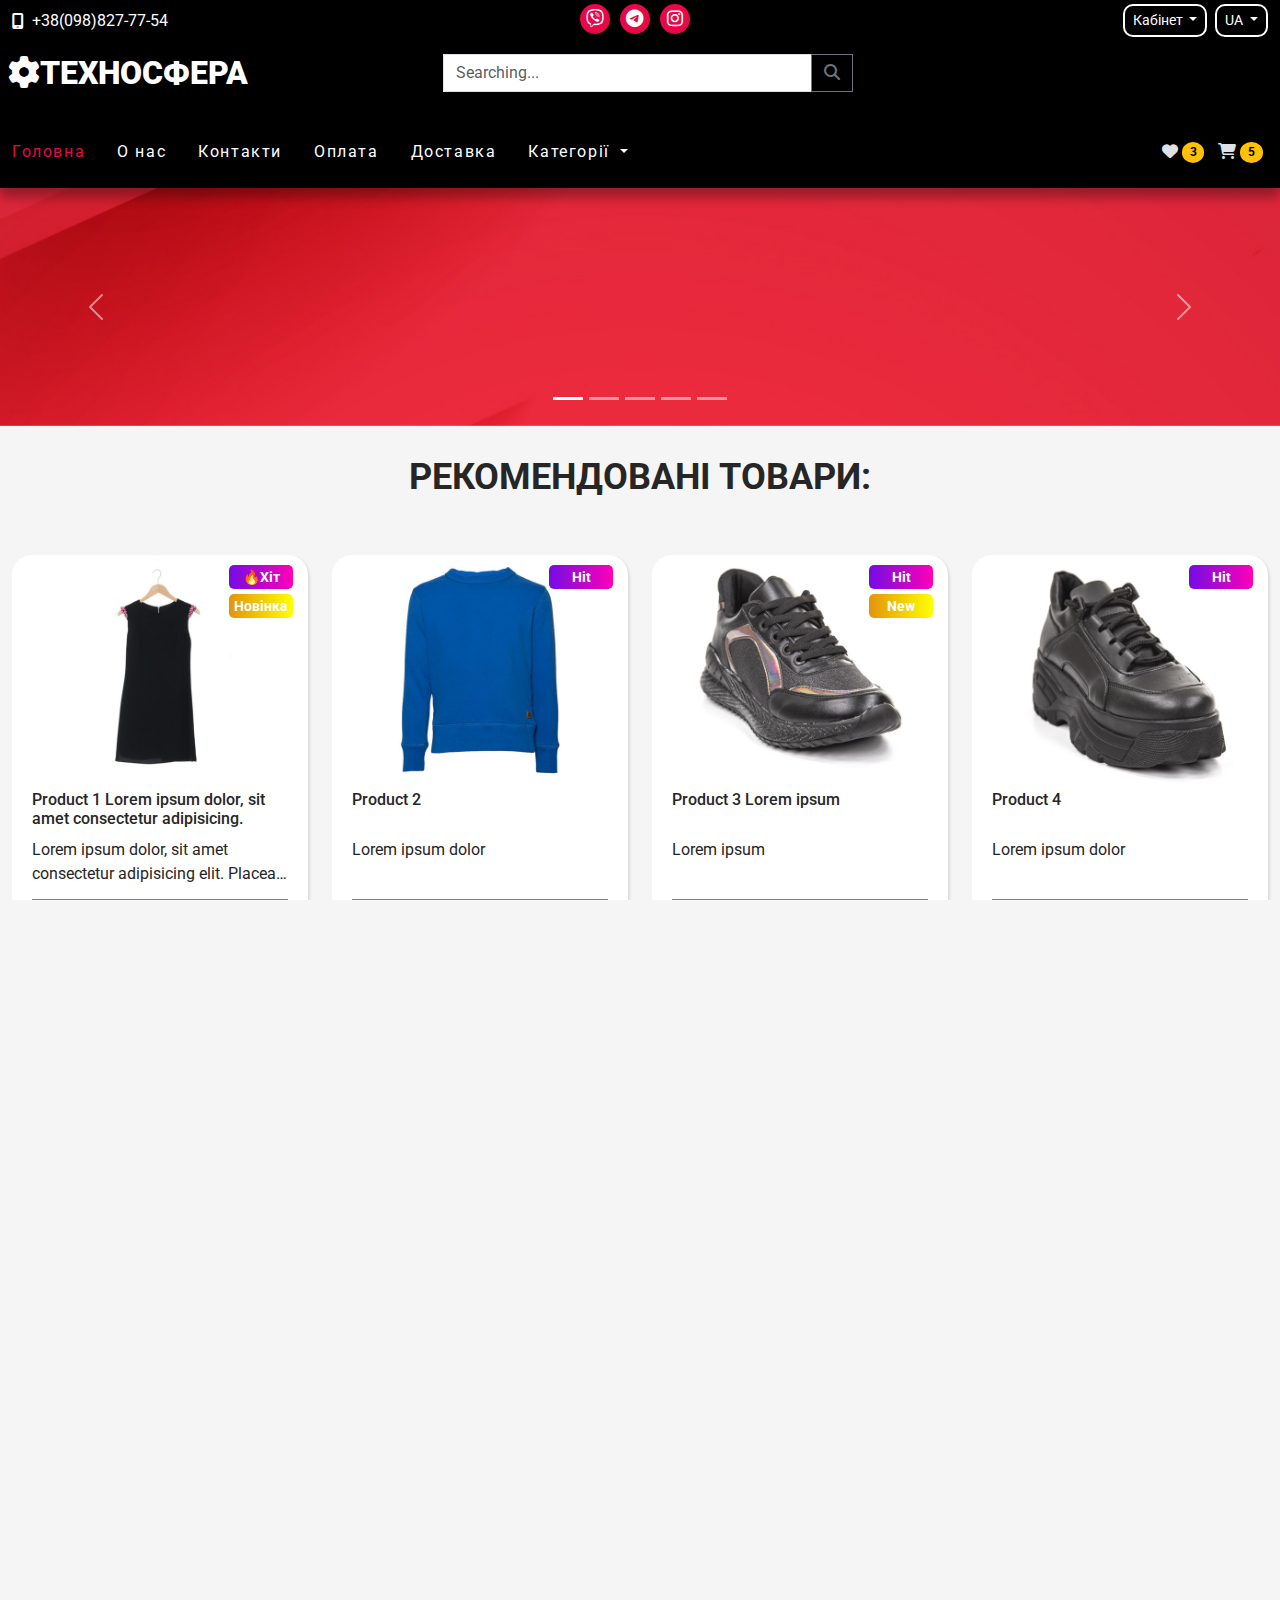
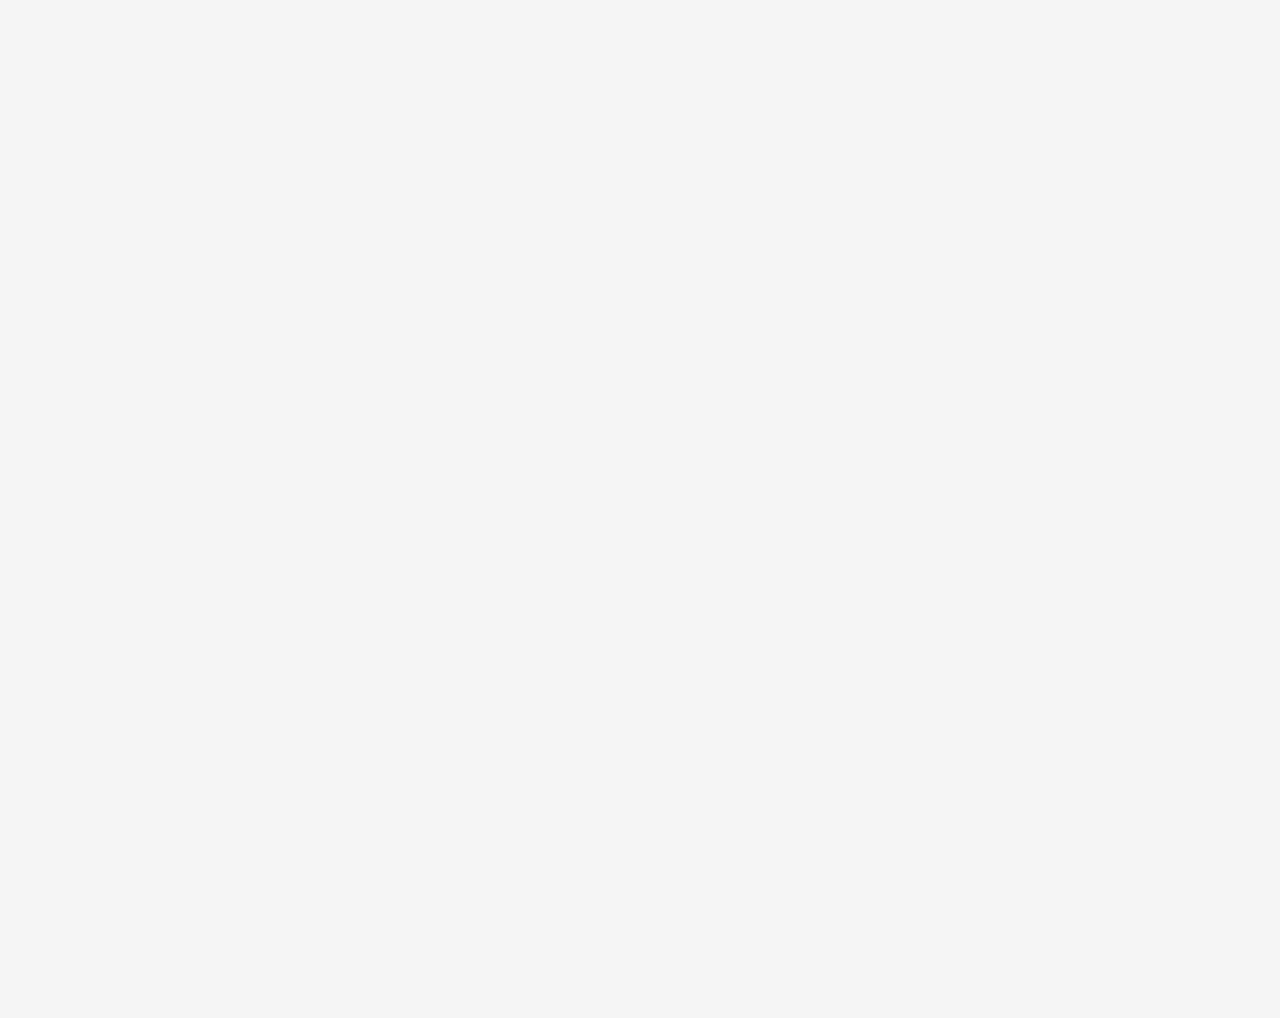
<file: index.html>
<!doctype html>
<html lang="en">

<head>
	<meta charset="utf-8">
	<meta name="viewport" content="width=device-width, initial-scale=1">
	<title>Техносфера</title>
	<link rel="preconnect" href="https://fonts.googleapis.com">
	<link rel="preconnect" href="https://fonts.gstatic.com" crossorigin>
	<link href="https://fonts.googleapis.com/css2?family=Roboto:wght@400;500;700&display=swap" rel="stylesheet">
	<link rel="stylesheet" href="https://cdn.jsdelivr.net/npm/bootstrap@5.3.0-alpha3/dist/css/bootstrap.min.css">
	<link rel="stylesheet" href="https://cdnjs.cloudflare.com/ajax/libs/font-awesome/6.4.0/css/all.min.css">
	<link rel="stylesheet" href="assets/owlcarousel/owl.carousel.min.css">
	<link rel="stylesheet" href="assets/owlcarousel/owl.theme.default.min.css">
	<link rel="stylesheet" href="assets/css/main.css">
	<link rel="shortcut icon" href="assets/img/favicon.ico" type="image/x-icon">
</head>

<body>

    <div class="wrapper">
        <header class="header">
            <!-- начало верхней части хедера -->
            <div class="header-top py-1">
                <div class="container-fluid">
                    <div class="row">
                        <div class="col-6 col-sm-4">
                            <div class="header-top-phone d-flex align-items-center h-100">
                                <i class="fa-solid fa-mobile-screen "></i> 
                                <a href="tel:+380988277754" class="ms-2"  >+38(098)827-77-54</a>
                            </div>
                        </div>
                        <div class="col-sm-4 d-none d-sm-block">
                            <ul class="social-icons d-flex justify-content-center">
                                <li>
                                    <a href="#">
                                        <i class="fa-brands fa-viber"></i>
                                    </a>
                                </li>
                                <li>
                                    <a href="#">
                                        <i class="fa-brands fa-telegram"></i>
                                    </a>
                                </li>
                                <li>
                                    <a href="#">
                                        <i class="fa-brands fa-instagram"></i>
                                    </a>
                                </li>
                            </ul>
                           
                        </div>

                        <div class="col-6 col-sm-4">
                            <div class="d-flex justify-content-end">
                                <div class="btn-group me-2">
                                    <div class="dropdown">
                                    <button class="btn btn-sm dropdown-toggle" type="button"
                                        data-bs-toggle="dropdown" aria-expanded="false">
                                        Кабінет
                                    </button>
                                    <ul class="dropdown-menu">
                                        <li>
                                            <a class="dropdown-item" href="#">Вхід</a>
                                        </li>
                                        <li>
                                            <a class="dropdown-item" href="#">Вихід</a>
                                        </li>
                                    </ul>
                                </div>
                            </div>

                            <div class="btn-group">
                                <div class="dropdown">
                                    <button class="btn btn-sm dropdown-toggle" type="button"
                                        data-bs-toggle="dropdown" aria-expanded="false">
                                        UA
                                    </button>
                                    <ul class="dropdown-menu">
                                        <li>
                                            <a class="dropdown-item" href="#">RU</a>
                                        </li>
                                        
                                    </ul>
                                </div>
                            </div>


                            
                            </div>
                        </div>
                    </div>
                </div>
            </div> 
<!-- конец верхней части хедера -->

<!-- начало средней части -->
            <div class="header-middle bg-black py-4">
                <div class="conatiner-fluid">
                    <div class="row">
                        <div class="col-md-4 ms-2">
                            <a href="index.html" class="header-logo h2"><i class="fa-solid fa-gear"></i>Техносфера</a>

                        </div>


                        <div class="col-md-4 mt-2 mt-md-0">
                            <form action="">
                                <div class="input-group ">
                                    <input type="text" class="form-control" name="s" placeholder="Searching..." aria-label="Searching..." aria-describedby="button-search">
                                    <button class="btn btn-outline-secondary" type="button" id="button-search"> <i class="fa-solid fa-magnifying-glass"></i></button>
                                  </div>
                            </form>
                        </div>


                    </div>
                </div>
            </div>

<!-- конец среднего хедера -->
        </header>
        <div class="header-bottom sticky-top" id="header-nav">
			<nav class="navbar navbar-expand-lg bg-black" data-bs-theme="dark">
				<div class="container-fluid">
					<button class="navbar-toggler" type="button" data-bs-toggle="offcanvas"
						data-bs-target="#offcanvasNavbar" aria-controls="offcanvasNavbar" aria-expanded="false"
						aria-label="Toggle navigation">
						<span class="navbar-toggler-icon"></span>
					</button>
					<div class="offcanvas offcanvas-start" id="offcanvasNavbar" tabindex="-1"
						aria-labelledby="offcanvasNavbarLabel">
						<div class="offcanvas-header">
							<h5 class="offcanvas-title" id="offcanvasNavbarLabel"></h5>
							<button type="button" class="btn-close" data-bs-dismiss="offcanvas"
								aria-label="Close"></button>
						</div>
						<div class="offcanvas-body">
							<ul class="navbar-nav">
								<li class="nav-item">
									<a class="nav-link active" aria-current="page" href="index.html">Головна</a>
								</li>
								<li class="nav-item">
									<a class="nav-link" href="#">О нас</a>
								</li>
								<li class="nav-item">
									<a class="nav-link" href="#">Контакти</a>
								</li>
								<li class="nav-item">
									<a class="nav-link" href="#">Оплата</a>
								</li>
								<li class="nav-item">
									<a class="nav-link" href="#">Доставка</a>
								</li>
								<li class="nav-item dropdown">
									<a class="nav-link dropdown-toggle" href="#" role="button" data-bs-toggle="dropdown"
										aria-expanded="false" data-bs-auto-close="outside">
										Категорії
									</a>
									<ul class="dropdown-menu dropdown-menu-end">
										<li>
											<a class="dropdown-item" href="category.html">Shoes</a>
										</li>
										<li>
											<a class="dropdown-item" href="category.html">Jeans</a>
										</li>
										<li class="nav-item dropend">
											<a class="dropdown-item dropdown-toggle" href="#" data-bs-toggle="dropdown"
												data-bs-auto-close="outside">Sportswear</a>
											<ul class="dropdown-menu dropdown-menu-end">
												<li>
													<a class="dropdown-item" href="category.html">Men's Sportswear</a>
												</li>
												<li>
													<a class="dropdown-item" href="category.html">Women's Sportswear</a>
												</li>
												<li>
													<a class="dropdown-item" href="category.html">Baby's Sportswear</a>
												</li>
											</ul>
										</li>
										<li>
											<a class="dropdown-item" href="category.html">Coat</a>
										</li>
										<li>
											<a class="dropdown-item" href="category.html">Shirts</a>
										</li>
									</ul>
								</li>
                                
							</ul>
						</div>
					</div>

					<div>
						<a href="#" class="btn p-1">
							<i class="fa-solid fa-heart"></i>
							<span class="badge text-bg-warning cart-badge bg-warning rounded-circle">3</span>
						</a>

						<button class="btn p-1" id="cart-open" type="button" data-bs-toggle="offcanvas2"
							data-bs-target="#offcanvasCart" aria-controls="offcanvasCart">
							<i class="fa-solid fa-cart-shopping"></i>
							<span class="badge text-bg-warning cart-badge bg-warning rounded-circle">5</span>
						</button>
					</div>

				</div>
			</nav>
		</div>
		<!-- ./header-bottom -->


        <div class="offcanvas offcanvas-end" tabindex="-1" id="offcanvasCart" aria-labelledby="offcanvasCartLabel">
			<div class="offcanvas-header">
				<h5 class="offcanvas-title" id="offcanvasCartLabel">Cart</h5>
				<button type="button" class="btn-close" data-bs-dismiss="offcanvas" aria-label="Close"></button>
			</div>
			<div class="offcanvas-body">
				<div class="table-responsive">
					<table class="table offcanvasCart-table">
						<tbody>
							<tr>
								<td class="product-img-td"><a href="#"><img src="assets/img/products/1.jpg" alt=""></a>
								</td>
								<td><a href="#">Product 1 Lorem ipsum dolor, sit amet consectetur adipisicing.</a></td>
								<td>$65</td>
								<td>&times;1</td>
								<td><button class="btn btn-danger"><i class="fa-regular fa-circle-xmark"></i></button>
								</td>
							</tr>
							<tr>
								<td class="product-img-td"><a href="#"><img src="assets/img/products/2.jpg" alt=""></a>
								</td>
								<td><a href="#">Product 2</a></td>
								<td>$80</td>
								<td>&times;2</td>
								<td><button class="btn btn-danger"><i class="fa-regular fa-circle-xmark"></i></button>
								</td>
							</tr>
							<tr>
								<td class="product-img-td"><a href="#"><img src="assets/img/products/3.jpg" alt=""></a>
								</td>
								<td><a href="#">Product 3</a></td>
								<td>$100</td>
								<td>&times;1</td>
								<td><button class="btn btn-danger"><i class="fa-regular fa-circle-xmark"></i></button>
								</td>
							</tr>
						</tbody>
						<tfoot>
							<tr>
								<td colspan="4" class="text-end">Total:</td>
								<td>$325</td>
							</tr>
						</tfoot>
					</table>
				</div>

				<div class="text-end mt-3">
					<a href="#" class="btn btn-outline-warning">Cart</a>
					<a href="#" class="btn btn-outline-secondary">Checkout</a>
				</div>

			</div>
		</div>





<!-- ./header-bottom -->
        <main class="main">

        <div id="carousel" class="carousel slide carousel-fade d-none d-md-block" data-bs-ride="true">
            <div class="carousel-indicators">
                <button type="button" data-bs-target="#carousel" data-bs-slide-to="0" class="active"
                    aria-current="true" aria-label="Slide 1"></button>
                <button type="button" data-bs-target="#carousel" data-bs-slide-to="1" aria-label="Slide 2"></button>
                <button type="button" data-bs-target="#carousel" data-bs-slide-to="2" aria-label="Slide 3"></button>
                <button type="button" data-bs-target="#carousel" data-bs-slide-to="3" aria-label="Slide 4"></button>
                <button type="button" data-bs-target="#carousel" data-bs-slide-to="4" aria-label="Slide 5"></button>
            </div>
            <div class="carousel-inner">
                <div class="carousel-item active">
                    <img src="assets/img/slider/SLIDE1.png" class="d-block w-100" alt="...">
                    <div class="carousel-caption d-none d-md-block">
                        
                    </div>
                </div>
                <div class="carousel-item">
                    <img src="assets/img/slider/SLIDE2.png" class="d-block w-100" alt="...">
                    <div class="carousel-caption d-none d-md-block">
                        
                    </div>
                </div>
                <div class="carousel-item">
                    <img src="assets/img/slider/SLIDE3.png" class="d-block w-100" alt="...">
                    <div class="carousel-caption d-none d-md-block">
                        
                    </div>
                </div>
                <div class="carousel-item">
                    <img src="assets/img/slider/SLIDE1.png" class="d-block w-100" alt="...">
                    <div class="carousel-caption d-none d-md-block">
                        
                    </div>
                </div>
                <div class="carousel-item">
                    <img src="assets/img/slider/SLIDE2.png" class="d-block w-100" alt="...">
                    <div class="carousel-caption d-none d-md-block">
                        
                    </div>
                </div>
            </div>
            <button class="carousel-control-prev" type="button" data-bs-target="#carousel" data-bs-slide="prev">
                <span class="carousel-control-prev-icon" aria-hidden="true"></span>
                <span class="visually-hidden">Previous</span>
            </button>
            <button class="carousel-control-next" type="button" data-bs-target="#carousel" data-bs-slide="next">
                <span class="carousel-control-next-icon" aria-hidden="true"></span>
                <span class="visually-hidden">Next</span>
            </button>
        </div>


<section class="featured-products">
            <div class="container-fluid">
                <div class="row mb-5">
                    <div class="col-12">
                        <h2 class="section-title">
                            <span>РЕКОМЕНДОВАНІ ТОВАРИ:</span>
                        </h2>
                    </div>
                </div>

                <div class="row">

                    <div class="col-lg-3 col-md-4 col-sm-6 col-6 mb-3">
                        <div class="product-card">
                            <div class="product-card-offer">
                                <div class="offer-hit">&#128293Хіт</div>
                                <div class="offer-new">Новінка</div>
                            </div>
                            <div class="product-thumb">
                                <a href="product.html"><img src="assets/img/products/1.jpg" alt=""></a>
                            </div>
                            <div class="product-details">
                                <h4>
                                    <a href="product.html">Product 1 Lorem ipsum dolor, sit amet consectetur
                                        adipisicing.</a>
                                </h4>
                                <p class="product-excerpt">Lorem ipsum dolor, sit amet consectetur adipisicing elit.
                                    Placeat, aperiam!</p>
                                <div class="product-bottom-details d-flex justify-content-between">
                                    <div class="product-price">
                                        <small>$7000</small>
                                        $6500
                                    </div>
                                    <div class="product-links">
                                        <a href="#" class="btn btn-outline-secondary add-to-cart">Купити</a>
                                    </div>
                                </div>
                            </div>
                        </div>
                    </div>

                    <div class="col-lg-3 col-md-4 col-sm-6 col-6 mb-3">
                        <div class="product-card">
                            <div class="product-card-offer">
                                <div class="offer-hit">Hit</div>
                            </div>
                            <div class="product-thumb">
                                <a href="product.html"><img src="assets/img/products/2.jpg" alt=""></a>
                            </div>
                            <div class="product-details">
                                <h4>
                                    <a href="product.html">Product 2</a>
                                </h4>
                                <p class="product-excerpt">Lorem ipsum dolor</p>
                                <div class="product-bottom-details d-flex justify-content-between">
                                    <div class="product-price">
                                        $65
                                    </div>
                                    <div class="product-links">
                                        <a href="#" class="btn btn-outline-secondary add-to-cart">Купити</a>
                                    </div>
                                </div>
                            </div>
                        </div>
                    </div>

                    <!-- <i
                                            class="fas fa-shopping-cart"></i> -->

                    <div class="col-lg-3 col-md-4 col-sm-6 col-6 mb-3">
                        <div class="product-card">
                            <div class="product-card-offer">
                                <div class="offer-hit">Hit</div>
                                <div class="offer-new">New</div>
                            </div>
                            <div class="product-thumb">
                                <a href="product.html"><img src="assets/img/products/3.jpg" alt=""></a>
                            </div>
                            <div class="product-details">
                                <h4>
                                    <a href="product.html">Product 3 Lorem ipsum</a>
                                </h4>
                                <p class="product-excerpt">Lorem ipsum</p>
                                <div class="product-bottom-details d-flex justify-content-between">
                                    <div class="product-price">
                                        $100
                                    </div>
                                    <div class="product-links">
                                        <a href="#" class="btn btn-outline-secondary add-to-cart">Купити</a>
                                    </div>
                                </div>
                            </div>
                        </div>
                    </div>

                    <div class="col-lg-3 col-md-4 col-sm-6 col-6 mb-3">
                        <div class="product-card">
                            <div class="product-card-offer">
                                <div class="offer-hit">Hit</div>
                            </div>
                            <div class="product-thumb">
                                <a href="product.html"><img src="assets/img/products/4.jpg" alt=""></a>
                            </div>
                            <div class="product-details">
                                <h4>
                                    <a href="product.html">Product 4</a>
                                </h4>
                                <p class="product-excerpt">Lorem ipsum dolor</p>
                                <div class="product-bottom-details d-flex justify-content-between">
                                    <div class="product-price">
                                        <small>$70</small>
                                        $65
                                    </div>
                                    <div class="product-links">
                                        <a href="#" class="btn btn-outline-secondary add-to-cart">Купити</a>
                                    </div>
                                </div>
                            </div>
                        </div>
                    </div>

                    <div class="col-lg-3 col-md-4 col-sm-6 col-6 mb-3">
                        <div class="product-card">
                            <div class="product-card-offer">
                                <div class="offer-hit">Hit</div>
                                <div class="offer-new">New</div>
                            </div>
                            <div class="product-thumb">
                                <a href="product.html"><img src="assets/img/products/5.jpg" alt=""></a>
                            </div>
                            <div class="product-details">
                                <h4>
                                    <a href="product.html">Product 5 Lorem ipsum dolor, sit amet consectetur
                                        adipisicing.</a>
                                </h4>
                                <p class="product-excerpt">Lorem ipsum dolor, sit amet consectetur adipisicing elit.
                                    Placeat, aperiam!</p>
                                <div class="product-bottom-details d-flex justify-content-between">
                                    <div class="product-price">
                                        <small>$70</small>
                                        $65
                                    </div>
                                    <div class="product-links">
                                        <a href="#" class="btn btn-outline-secondary add-to-cart">Купити</a>
                                    </div>
                                </div>
                            </div>
                        </div>
                    </div>

                    <div class="col-lg-3 col-md-4 col-sm-6 col-6 mb-3">
                        <div class="product-card">
                            <div class="product-card-offer">
                                <div class="offer-hit">Hit</div>
                                <div class="offer-new">New</div>
                            </div>
                            <div class="product-thumb">
                                <a href="product.html"><img src="assets/img/products/6.jpg" alt=""></a>
                            </div>
                            <div class="product-details">
                                <h4>
                                    <a href="product.html">Product 6</a>
                                </h4>
                                <p class="product-excerpt"></p>
                                <div class="product-bottom-details d-flex justify-content-between">
                                    <div class="product-price">
                                        <small>$70</small>
                                        $65
                                    </div>
                                    <div class="product-links">
                                        <a href="#" class="btn btn-outline-secondary add-to-cart">Купити</a>
                                    </div>
                                </div>
                            </div>
                        </div>
                    </div>

                    <div class="col-lg-3 col-md-4 col-sm-6 col-6 mb-3">
                        <div class="product-card">
                            <div class="product-card-offer">
                                <div class="offer-hit">Hit</div>
                                <div class="offer-new">New</div>
                            </div>
                            <div class="product-thumb">
                                <a href="product.html"><img src="assets/img/products/7.jpg" alt=""></a>
                            </div>
                            <div class="product-details">
                                <h4>
                                    <a href="product.html">Product 7</a>
                                </h4>
                                <p class="product-excerpt">Lorem ipsum dolor, sit amet consectetur adipisicing elit.
                                    Placeat, aperiam!</p>
                                <div class="product-bottom-details d-flex justify-content-between">
                                    <div class="product-price">
                                        <small>$70</small>
                                        $65
                                    </div>
                                    <div class="product-links">
                                        <a href="#" class="btn btn-outline-secondary add-to-cart">Купити</a>
                                    </div>
                                </div>
                            </div>
                        </div>
                    </div>

                    <div class="col-lg-3 col-md-4 col-sm-6 col-6 mb-3">
                        <div class="product-card">
                            <div class="product-card-offer">
                                <div class="offer-hit">Hit</div>
                                <div class="offer-new">New</div>
                            </div>
                            <div class="product-thumb">
                                <a href="product.html"><img src="assets/img/products/8.jpg" alt=""></a>
                            </div>
                            <div class="product-details">
                                <h4>
                                    <a href="product.html">Product 8 Lorem</a>
                                </h4>
                                <p class="product-excerpt">Lorem ipsum dolor</p>
                                <div class="product-bottom-details d-flex justify-content-between">
                                    <div class="product-price">
                                        <small>$70</small>
                                        $65
                                    </div>
                                    <div class="product-links">
                                        <a href="#" class="btn btn-outline-secondary add-to-cart">Купити</a>
                                    </div>
                                </div>
                            </div>
                        </div>
                    </div>

                </div>
            </div>
        </section>

        <section class="advantages">
            <div class="container-fluid">
                <div class="row mb-5">
                    <div class="col-12">
                        <h2 class="section-title">
                            <span>ЧОМУ САМЕ МИ:</span>
                        </h2>
                    </div>
                </div>

                <div class="row gy-3 items">
                    <div class="col-lg-3 col-sm-6 col-6">
                        <div class="item">
                            <p>
                                <i class="fas fa-shipping-fast"></i>
                            </p>
                            <p>Швидка доставка Новою поштою по всій країні протягом 2 днів!</p>
                        </div>
                    </div>

                    <div class="col-lg-3 col-sm-6 col-6">
                        <div class="item">
                            <p>
                                <i class="fas fa-cubes"></i>
                            </p>
                            <p>Широкий асортимент товарів. Понад 10 тис. найменувань</p>
                        </div>
                    </div>

                    <div class="col-lg-3 col-sm-6 col-6">
                        <div class="item">
                            <p>
                                <i class="fas fa-hand-holding-usd"></i>
                            </p>
                            <p>Оплата при отриманні або карткою!</p>
                        </div>
                    </div>

                    <div class="col-lg-3 col-sm-6 col-6">
                        <div class="item">
                            <p>
                                <i class="fa-solid fa-user-graduate"></i>
                            </p>
                            <p>Наші менеджери дадуть вам професійну консультацію!</p>
                        </div>
                    </div>
                </div>

            </div>
        </section>

        
         
        <section class="new-products">
				<div class="container-fluid">
					<div class="row mb-5">
						<div class="col-12">
							<h2 class="section-title">
								<span>Новинки:</span>
							</h2>
						</div>
					</div>
                    <div class="owl-carousel owl-theme owl-carousel-full">
                        <div class="product-card item mb-3">
                            <div class="product-card-offer">
                                <div class="offer-hit">&#128293Хіт</div>
                                <div class="offer-new">Новінка</div>
                            </div>
                            <div class="product-thumb">
                                <a href="product.html"><img src="assets/img/products/1.jpg" alt=""></a>
                            </div>
                            <div class="product-details">
                                <h4>
                                    <a href="product.html">Product 1 Lorem ipsum dolor, sit amet consectetur
                                        adipisicing.</a>
                                </h4>
                                <p class="product-excerpt">Lorem ipsum dolor, sit amet consectetur adipisicing elit.
                                    Placeat, aperiam!</p>
                                <div class="product-bottom-details d-flex justify-content-between">
                                    <div class="product-price">
                                        <small>$7000</small>
                                        $6500
                                    </div>
                                    <div class="product-links">
                                        <a href="#" class="btn btn-outline-secondary add-to-cart">Купити</a>
                                    </div>
                                </div>
                            </div>
                        </div>
                        <div class="product-card item mb-3">
                            <div class="product-card-offer">
                                <div class="offer-hit">&#128293Хіт</div>
                                <div class="offer-new">Новінка</div>
                            </div>
                            <div class="product-thumb">
                                <a href="product.html"><img src="assets/img/products/1.jpg" alt=""></a>
                            </div>
                            <div class="product-details">
                                <h4>
                                    <a href="product.html">Product 1 Lorem ipsum dolor, sit amet consectetur
                                        adipisicing.</a>
                                </h4>
                                <p class="product-excerpt">Lorem ipsum dolor, sit amet consectetur adipisicing elit.
                                    Placeat, aperiam!</p>
                                <div class="product-bottom-details d-flex justify-content-between">
                                    <div class="product-price">
                                        <small>$7000</small>
                                        $6500
                                    </div>
                                    <div class="product-links">
                                        <a href="#" class="btn btn-outline-secondary add-to-cart">Купити</a>
                                    </div>
                                </div>
                            </div>
                        </div>
                        <div class="product-card item mb-3">
                            <div class="product-card-offer">
                                <div class="offer-hit">&#128293Хіт</div>
                                <div class="offer-new">Новінка</div>
                            </div>
                            <div class="product-thumb">
                                <a href="product.html"><img src="assets/img/products/1.jpg" alt=""></a>
                            </div>
                            <div class="product-details">
                                <h4>
                                    <a href="product.html">Product 1 Lorem ipsum dolor, sit amet consectetur
                                        adipisicing.</a>
                                </h4>
                                <p class="product-excerpt">Lorem ipsum dolor, sit amet consectetur adipisicing elit.
                                    Placeat, aperiam!</p>
                                <div class="product-bottom-details d-flex justify-content-between">
                                    <div class="product-price">
                                        <small>$7000</small>
                                        $6500
                                    </div>
                                    <div class="product-links">
                                        <a href="#" class="btn btn-outline-secondary add-to-cart">Купити</a>
                                    </div>
                                </div>
                            </div>
                        </div>
                        <div class="product-card item mb-3">
                            <div class="product-card-offer">
                                <div class="offer-hit">&#128293Хіт</div>
                                <div class="offer-new">Новінка</div>
                            </div>
                            <div class="product-thumb">
                                <a href="product.html"><img src="assets/img/products/1.jpg" alt=""></a>
                            </div>
                            <div class="product-details">
                                <h4>
                                    <a href="product.html">Product 1 Lorem ipsum dolor, sit amet consectetur
                                        adipisicing.</a>
                                </h4>
                                <p class="product-excerpt">Lorem ipsum dolor, sit amet consectetur adipisicing elit.
                                    Placeat, aperiam!</p>
                                <div class="product-bottom-details d-flex justify-content-between">
                                    <div class="product-price">
                                        <small>$7000</small>
                                        $6500
                                    </div>
                                    <div class="product-links">
                                        <a href="#" class="btn btn-outline-secondary add-to-cart">Купити</a>
                                    </div>
                                </div>
                            </div>
                        </div>
                        <div class="product-card item mb-3">
                            <div class="product-card-offer">
                                <div class="offer-hit">&#128293Хіт</div>
                                <div class="offer-new">Новінка</div>
                            </div>
                            <div class="product-thumb">
                                <a href="product.html"><img src="assets/img/products/1.jpg" alt=""></a>
                            </div>
                            <div class="product-details">
                                <h4>
                                    <a href="product.html">Product 1 Lorem ipsum dolor, sit amet consectetur
                                        adipisicing.</a>
                                </h4>
                                <p class="product-excerpt">Lorem ipsum dolor, sit amet consectetur adipisicing elit.
                                    Placeat, aperiam!</p>
                                <div class="product-bottom-details d-flex justify-content-between">
                                    <div class="product-price">
                                        <small>$7000</small>
                                        $6500
                                    </div>
                                    <div class="product-links">
                                        <a href="#" class="btn btn-outline-secondary add-to-cart">Купити</a>
                                    </div>
                                </div>
                            </div>
                        </div>
                        <div class="product-card item mb-3">
                            <div class="product-card-offer">
                                <div class="offer-hit">&#128293Хіт</div>
                                <div class="offer-new">Новінка</div>
                            </div>
                            <div class="product-thumb">
                                <a href="product.html"><img src="assets/img/products/1.jpg" alt=""></a>
                            </div>
                            <div class="product-details">
                                <h4>
                                    <a href="product.html">Product 1 Lorem ipsum dolor, sit amet consectetur
                                        adipisicing.</a>
                                </h4>
                                <p class="product-excerpt">Lorem ipsum dolor, sit amet consectetur adipisicing elit.
                                    Placeat, aperiam!</p>
                                <div class="product-bottom-details d-flex justify-content-between">
                                    <div class="product-price">
                                        <small>$7000</small>
                                        $6500
                                    </div>
                                    <div class="product-links">
                                        <a href="#" class="btn btn-outline-secondary add-to-cart">Купити</a>
                                    </div>
                                </div>
                            </div>
                        </div>
                        <div class="product-card item mb-3">
                            <div class="product-card-offer">
                                <div class="offer-hit">&#128293Хіт</div>
                                <div class="offer-new">Новінка</div>
                            </div>
                            <div class="product-thumb">
                                <a href="product.html"><img src="assets/img/products/1.jpg" alt=""></a>
                            </div>
                            <div class="product-details">
                                <h4>
                                    <a href="product.html">Product 1 Lorem ipsum dolor, sit amet consectetur
                                        adipisicing.</a>
                                </h4>
                                <p class="product-excerpt">Lorem ipsum dolor, sit amet consectetur adipisicing elit.
                                    Placeat, aperiam!</p>
                                <div class="product-bottom-details d-flex justify-content-between">
                                    <div class="product-price">
                                        <small>$7000</small>
                                        $6500
                                    </div>
                                    <div class="product-links">
                                        <a href="#" class="btn btn-outline-secondary add-to-cart">Купити</a>
                                    </div>
                                </div>
                            </div>
                        </div>
                        <div class="product-card item mb-3">
                            <div class="product-card-offer">
                                <div class="offer-hit">&#128293Хіт</div>
                                <div class="offer-new">Новінка</div>
                            </div>
                            <div class="product-thumb">
                                <a href="product.html"><img src="assets/img/products/1.jpg" alt=""></a>
                            </div>
                            <div class="product-details">
                                <h4>
                                    <a href="product.html">Product 1 Lorem ipsum dolor, sit amet consectetur
                                        adipisicing.</a>
                                </h4>
                                <p class="product-excerpt">Lorem ipsum dolor, sit amet consectetur adipisicing elit.
                                    Placeat, aperiam!</p>
                                <div class="product-bottom-details d-flex justify-content-between">
                                    <div class="product-price">
                                        <small>$7000</small>
                                        $6500
                                    </div>
                                    <div class="product-links">
                                        <a href="#" class="btn btn-outline-secondary add-to-cart">Купити</a>
                                    </div>
                                </div>
                            </div>
                        </div>
                        <div class="product-card item mb-3">
                            <div class="product-card-offer">
                                <div class="offer-hit">&#128293Хіт</div>
                                <div class="offer-new">Новінка</div>
                            </div>
                            <div class="product-thumb">
                                <a href="product.html"><img src="assets/img/products/1.jpg" alt=""></a>
                            </div>
                            <div class="product-details">
                                <h4>
                                    <a href="product.html">Product 1 Lorem ipsum dolor, sit amet consectetur
                                        adipisicing.</a>
                                </h4>
                                <p class="product-excerpt">Lorem ipsum dolor, sit amet consectetur adipisicing elit.
                                    Placeat, aperiam!</p>
                                <div class="product-bottom-details d-flex justify-content-between">
                                    <div class="product-price">
                                        <small>$7000</small>
                                        $6500
                                    </div>
                                    <div class="product-links">
                                        <a href="#" class="btn btn-outline-secondary add-to-cart">Купити</a>
                                    </div>
                                </div>
                            </div>
                        </div>
                        <div class="product-card item mb-3">
                            <div class="product-card-offer">
                                <div class="offer-hit">&#128293Хіт</div>
                                <div class="offer-new">Новінка</div>
                            </div>
                            <div class="product-thumb">
                                <a href="product.html"><img src="assets/img/products/1.jpg" alt=""></a>
                            </div>
                            <div class="product-details">
                                <h4>
                                    <a href="product.html">Product 1 Lorem ipsum dolor, sit amet consectetur
                                        adipisicing.</a>
                                </h4>
                                <p class="product-excerpt">Lorem ipsum dolor, sit amet consectetur adipisicing elit.
                                    Placeat, aperiam!</p>
                                <div class="product-bottom-details d-flex justify-content-between">
                                    <div class="product-price">
                                        <small>$7000</small>
                                        $6500
                                    </div>
                                    <div class="product-links">
                                        <a href="#" class="btn btn-outline-secondary add-to-cart">Купити</a>
                                    </div>
                                </div>
                            </div>
                        </div>
                        <div class="product-card item mb-3">
                            <div class="product-card-offer">
                                <div class="offer-hit">&#128293Хіт</div>
                                <div class="offer-new">Новінка</div>
                            </div>
                            <div class="product-thumb">
                                <a href="product.html"><img src="assets/img/products/1.jpg" alt=""></a>
                            </div>
                            <div class="product-details">
                                <h4>
                                    <a href="product.html">Product 1 Lorem ipsum dolor, sit amet consectetur
                                        adipisicing.</a>
                                </h4>
                                <p class="product-excerpt">Lorem ipsum dolor, sit amet consectetur adipisicing elit.
                                    Placeat, aperiam!</p>
                                <div class="product-bottom-details d-flex justify-content-between">
                                    <div class="product-price">
                                        <small>$7000</small>
                                        $6500
                                    </div>
                                    <div class="product-links">
                                        <a href="#" class="btn btn-outline-secondary add-to-cart">Купити</a>
                                    </div>
                                </div>
                            </div>
                        </div>
                        <div class="product-card item mb-3">
                            <div class="product-card-offer">
                                <div class="offer-hit">&#128293Хіт</div>
                                <div class="offer-new">Новінка</div>
                            </div>
                            <div class="product-thumb">
                                <a href="product.html"><img src="assets/img/products/1.jpg" alt=""></a>
                            </div>
                            <div class="product-details">
                                <h4>
                                    <a href="product.html">Product 1 Lorem ipsum dolor, sit amet consectetur
                                        adipisicing.</a>
                                </h4>
                                <p class="product-excerpt">Lorem ipsum dolor, sit amet consectetur adipisicing elit.
                                    Placeat, aperiam!</p>
                                <div class="product-bottom-details d-flex justify-content-between">
                                    <div class="product-price">
                                        <small>$7000</small>
                                        $6500
                                    </div>
                                    <div class="product-links">
                                        <a href="#" class="btn btn-outline-secondary add-to-cart">Купити</a>
                                    </div>
                                </div>
                            </div>
                        </div>
                      </div>
					
				</div>
		</section>







    </main>











        <footer class="footer" id="footer">
			<div class="container-fluid">
				<div class="row">
					<div class="col-md-3 col-6">
						<h4>Графік роботи:</h4>
						<ul class="list-unstyled">
							<li>ПН-ПТ 9:00-20:00</li>
							<li>СБ-НД 9:00-18:00</li>
							<li><a href="tel:+380988277754">+38(098)827-77-54</a></li>
							<li><a href="mailto:tehnosphera.com.ua@gmail.com">Відправити лист</a></li>
						</ul>
					</div>




					<div class="col-md-3 col-6">
						<h4>ІНФОРМАЦІЯ:</h4>
						<ul class="list-unstyled">
							<li><a href="#">О нас</a></li>
							<li><a href="#">Повернення</a></li>
							<li><a href="#">Оплата</a></li>
							<li><a href="#">Доставка</a></li>
						</ul>
					</div>

					<div class="col-md-3 col-6">
						<h4>ДОДАТКОВО:</h4>
						<ul class="list-unstyled">
							<li><a href="#">Як купити</a></li>
                            <li><a href="#">Політика конфіденційності</a></li>
                            <li><a href="#">Умови та положення</a></li>
                            <li><a href="#">Допомога</a></li>
						</ul>
					</div>

					<div class="col-md-3 col-6">
						<h4>Зв'язатися з нами:</h4>
						<ul class="footer-icons">
							<li><a href="#"><i class="fa-brands fa-viber"></i></a></li>
							<li><a href="#"><i class="fa-brands fa-telegram"></i></a></li>
							<li><a href="#"><i class="fa-brands fa-instagram"></i></a></li>
						</ul>
					</div>
				</div>
			</div>
		</footer>
    </div>

    


    
	<script src="https://cdnjs.cloudflare.com/ajax/libs/jquery/3.6.4/jquery.min.js"></script>
	<script src="https://cdn.jsdelivr.net/npm/bootstrap@5.3.0-alpha3/dist/js/bootstrap.bundle.min.js"></script>
	<script src="assets/owlcarousel/owl.carousel.min.js"></script>
	<script src="assets/js/main.js"></script>
</body>

</html>
</file>
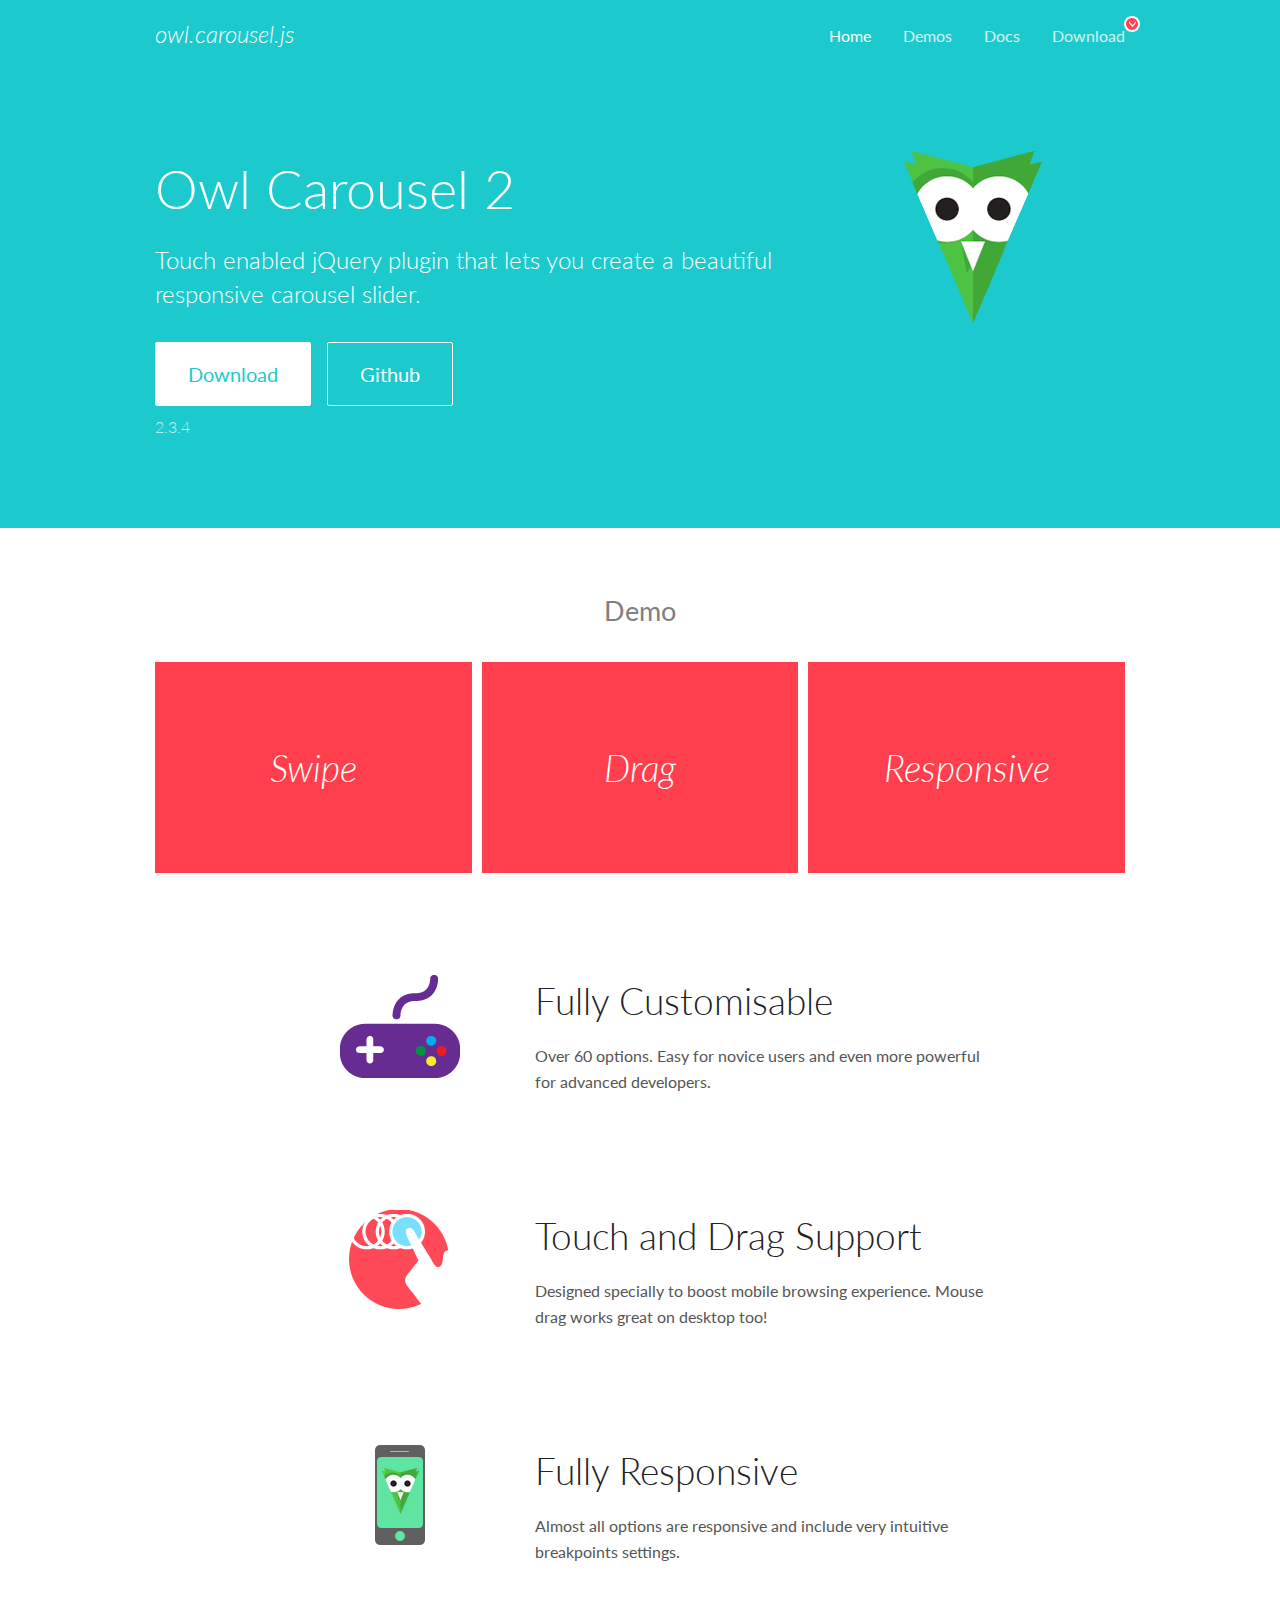
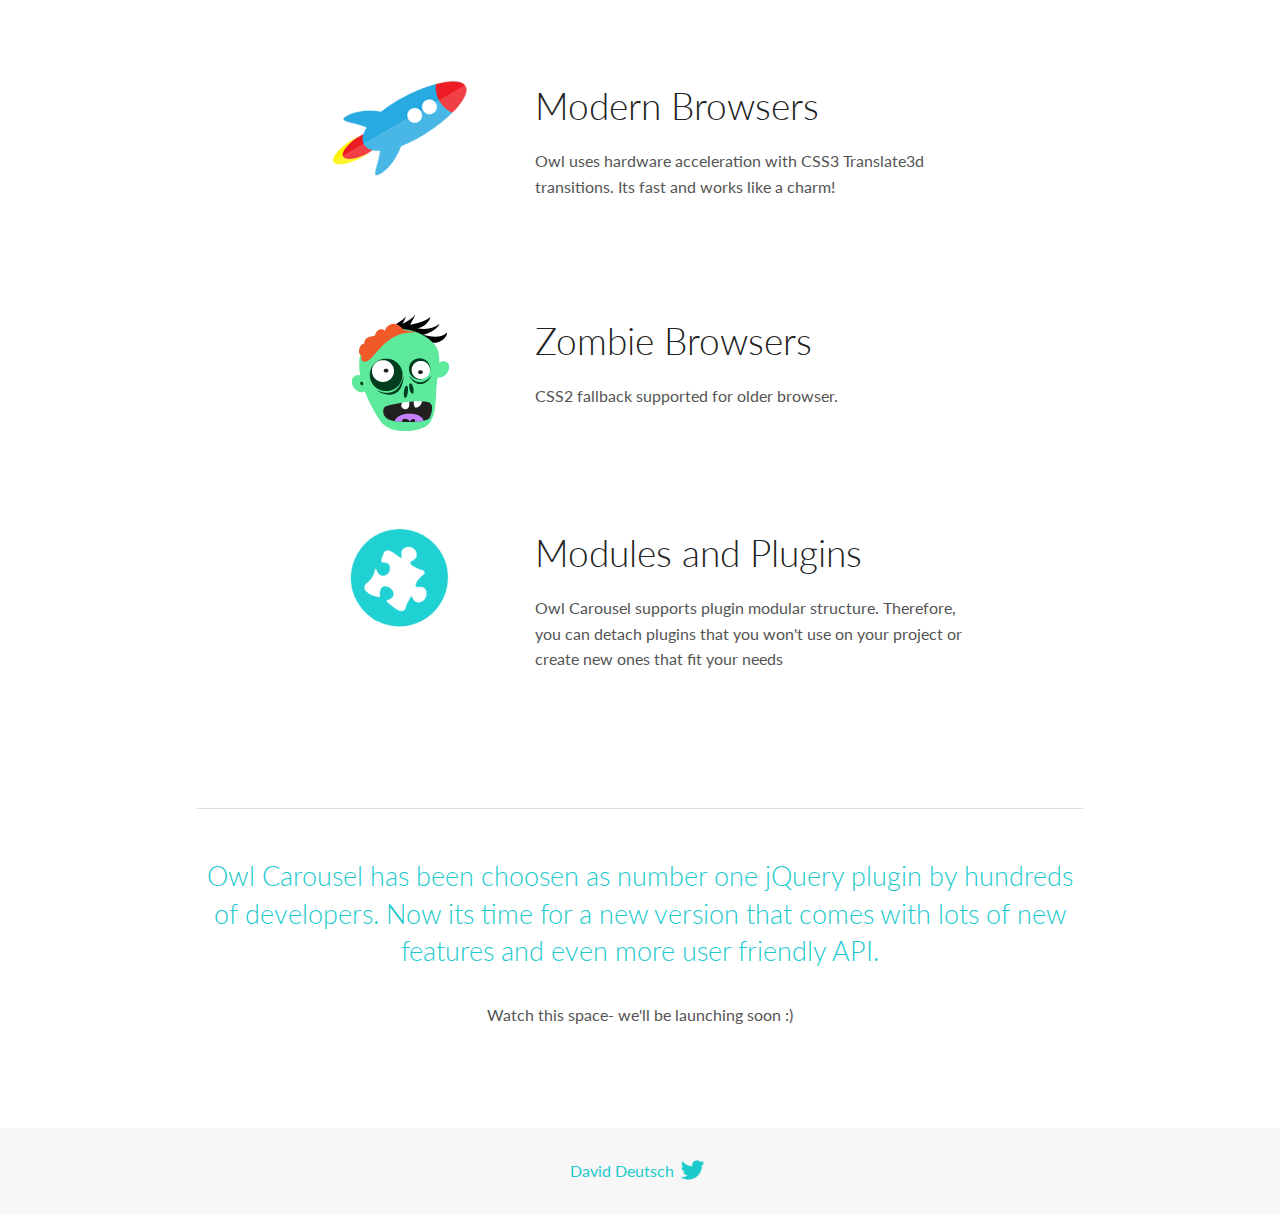
<file: assets/OwlCarousel2-2.3.4/docs/index.html>
<!DOCTYPE html>
<html lang="en">
  <head>

    <!-- head -->
    <meta charset="utf-8">
    <meta name="msapplication-tap-highlight" content="no" />
    <meta name="viewport" content="width=device-width, initial-scale=1.0" />
    <meta name="description" content="Touch enabled jQuery plugin that lets you create beautiful responsive carousel slider.">
    <meta name="author" content="David Deutsch">
    <title>
      Home | Owl Carousel | 2.3.4
    </title>

    <!-- Stylesheets -->
    <link href='https://fonts.googleapis.com/css?family=Lato:300,400,700,400italic,300italic' rel='stylesheet' type='text/css'>
    <link rel="stylesheet" href="assets/css/docs.theme.min.css">

    <!-- Owl Stylesheets -->
    <link rel="stylesheet" href="assets/owlcarousel/assets/owl.carousel.min.css">
    <link rel="stylesheet" href="assets/owlcarousel/assets/owl.theme.default.min.css">

    <!-- HTML5 shim and Respond.js IE8 support of HTML5 elements and media queries -->

    <!--[if lt IE 9]>
      <script src="https://oss.maxcdn.com/libs/html5shiv/3.7.0/html5shiv.js"></script>
      <script src="https://oss.maxcdn.com/libs/respond.js/1.3.0/respond.min.js"></script>
    <![endif]-->

    <!-- Favicons -->
    <link rel="apple-touch-icon-precomposed" sizes="144x144" href="assets/ico/apple-touch-icon-144-precomposed.png">
    <link rel="shortcut icon" href="assets/ico/favicon.png">
    <link rel="shortcut icon" href="favicon.ico">

    <!-- Yeah i know js should not be in header. Its required for demos.-->

    <!-- javascript -->
    <script src="assets/vendors/jquery.min.js"></script>
    <script src="assets/owlcarousel/owl.carousel.js"></script>
  </head>
  <body>

    <!-- header -->
    <header class="header">
      <div class="row">
        <div class="large-12 columns">
          <div class="brand left">
            <h3>
              <a href="/OwlCarousel2/">owl.carousel.js</a> 
            </h3>
          </div>
          <a id="toggle-nav" class="right">
            <span></span> <span></span> <span></span> 
          </a> 
          <div class="nav-bar">
            <ul class="clearfix">
              <li class="active">
                <a href="/OwlCarousel2/index.html">Home</a> 
              </li>
              <li> <a href="/OwlCarousel2/demos/demos.html">Demos</a>  </li>
              <li> <a href="/OwlCarousel2/docs/started-welcome.html">Docs</a>  </li>
              <li>
                <a href="https://github.com/OwlCarousel2/OwlCarousel2/archive/2.3.4.zip">Download</a> 
                <span class="download"></span> 
              </li>
            </ul>
          </div>
        </div>
      </div>
    </header>

    <!-- home panel -->
    <section id="hero">
      <div class="row">
        <div class="large-8 medium-8 columns">
          <h1>Owl Carousel 2</h1>
          <h4>Touch enabled jQuery plugin that lets you create a beautiful responsive carousel slider.</h4>
          <a href="https://github.com/OwlCarousel2/OwlCarousel2/archive/2.3.4.zip" class="hero-button">Download</a> 
          <a href="https://github.com/OwlCarousel2/OwlCarousel2" class="hero-button outline">Github</a> 
          <p>2.3.4</p>
        </div>
        <div class="large-4 medium-4 columns">
          <img class="owl-logo" src="assets/img/owl-logo.png" alt="mr. Owl">
        </div>
      </div>
    </section>

    <!-- body -->
    <div class="home-demo">
      <div class="row">
        <div class="large-12 columns">
          <h3>Demo</h3>
          <div class="owl-carousel">
            <div class="item">
              <h2>Swipe</h2>
            </div>
            <div class="item">
              <h2>Drag</h2>
            </div>
            <div class="item">
              <h2>Responsive</h2>
            </div>
            <div class="item">
              <h2>CSS3</h2>
            </div>
            <div class="item">
              <h2>Fast</h2>
            </div>
            <div class="item">
              <h2>Easy</h2>
            </div>
            <div class="item">
              <h2>Free</h2>
            </div>
            <div class="item">
              <h2>Upgradable</h2>
            </div>
            <div class="item">
              <h2>Tons of options</h2>
            </div>
            <div class="item">
              <h2>Infinity</h2>
            </div>
            <div class="item">
              <h2>Auto Width</h2>
            </div>
          </div>
        </div>
      </div>
    </div>
    <script>
      var owl = $('.owl-carousel');
      owl.owlCarousel({
        margin: 10,
        loop: true,
        responsive: {
          0: {
            items: 1
          },
          600: {
            items: 2
          },
          1000: {
            items: 3
          }
        }
      })
    </script>

    <!-- features -->
    <div id="features">
      <div class="row">
        <div class="small-12 medium-9 small-centered columns">
          <section class="row feature">
            <div class="medium-4 small-12 columns">
              <img src="assets/img/feature-options.png" alt="">
            </div>
            <div class="medium-8 small-12 columns">
              <h2>Fully Customisable</h2>
              <p>Over 60 options. Easy for novice users and even more powerful for advanced developers.</p>
            </div>
          </section>
          <section class="row feature">
            <div class="medium-4 small-12 columns">
              <img src="assets/img/feature-drag.png" alt="">
            </div>
            <div class="medium-8 small-12 columns">
              <h2>Touch and Drag Support</h2>
              <p>Designed specially to boost mobile browsing experience. Mouse drag works great on desktop too!</p>
            </div>
          </section>
          <section class="row feature">
            <div class="medium-4 small-12 columns">
              <img src="assets/img/feature-responsive.png" alt="">
            </div>
            <div class="medium-8 small-12 columns">
              <h2>Fully Responsive</h2>
              <p>Almost all options are responsive and include very intuitive breakpoints settings.</p>
            </div>
          </section>
          <section class="row feature">
            <div class="medium-4 small-12 columns">
              <img src="assets/img/feature-modern.png" alt="">
            </div>
            <div class="medium-8 small-12 columns">
              <h2>Modern Browsers</h2>
              <p>Owl uses hardware acceleration with CSS3 Translate3d transitions. Its fast and works like a charm! </p>
            </div>
          </section>
          <section class="row feature">
            <div class="medium-4 small-12 columns">
              <img src="assets/img/feature-zombie.png" alt="">
            </div>
            <div class="medium-8 small-12 columns">
              <h2>Zombie Browsers</h2>
              <p>CSS2 fallback supported for older browser.</p>
            </div>
          </section>
          <section class="row feature">
            <div class="medium-4 small-12 columns">
              <img src="assets/img/feature-module.png" alt="">
            </div>
            <div class="medium-8 small-12 columns">
              <h2>Modules and Plugins</h2>
              <p>Owl Carousel supports plugin modular structure. Therefore, you can detach plugins that you won&#x27;t use on your project or create new ones that fit your needs</p>
            </div>
          </section>
        </div>
      </div>
    </div>

    <!-- footer -->
    <section id="teaser-text">
      <div class="row">
        <div class="small-12 medium-11 small-centered columns">
          <hr>
          <h3 id="owl-carousel-has-been-choosen-as-number-one-jquery-plugin-by-hundreds-of-developers-now-its-time-for-a-new-version-that-comes-with-lots-of-new-features-and-even-more-user-friendly-api-">Owl Carousel has been choosen as number one jQuery plugin by hundreds of developers. Now its time for a new version that comes with lots of new features and even more user friendly API.</h3>
          <p>Watch this space- we&#39;ll be launching soon :)</p>
        </div>
      </div>
    </section>

    <!-- footer -->
    <footer class="footer">
      <div class="row">
        <div class="large-12 columns">
          <h5>
            <a href="/OwlCarousel2/docs/support-contact.html">David Deutsch</a> 
            <a id="custom-tweet-button" href="https://twitter.com/share?url=https://github.com/OwlCarousel2/OwlCarousel2&text=Owl Carousel - This is so awesome! " target="_blank"></a> 
          </h5>
        </div>
      </div>
    </footer>

    <!-- vendors -->
    <script src="assets/vendors/highlight.js"></script>
    <script src="assets/js/app.js"></script>
  </body>
</html>
</file>
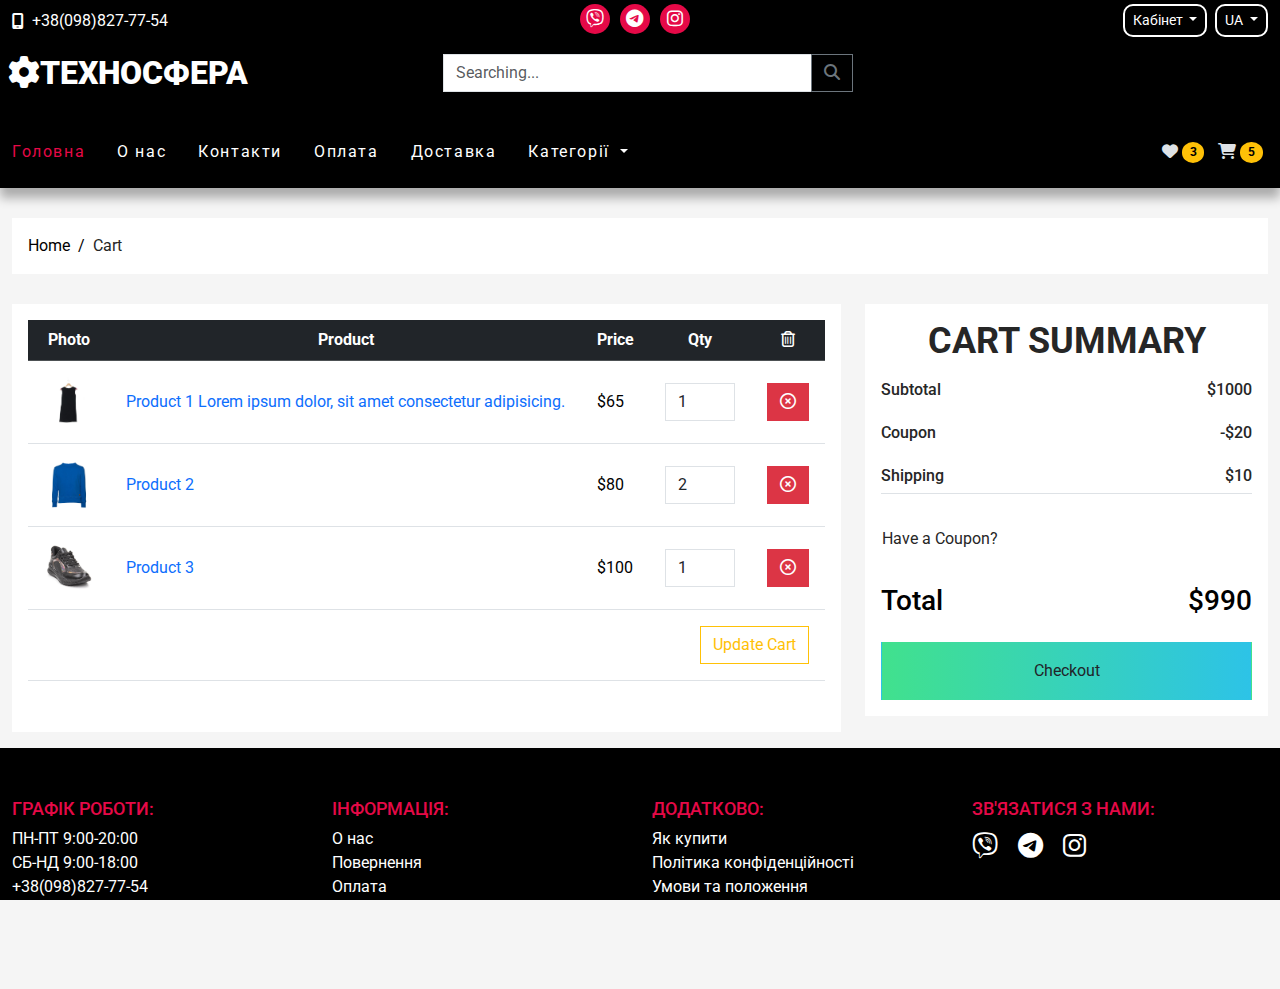
<file: cart.html>
<!doctype html>
<html lang="en">

<head>
	<meta charset="utf-8">
	<meta name="viewport" content="width=device-width, initial-scale=1">
	<title>Техносфера</title>
	<link rel="preconnect" href="https://fonts.googleapis.com">
	<link rel="preconnect" href="https://fonts.gstatic.com" crossorigin>
	<link href="https://fonts.googleapis.com/css2?family=Roboto:wght@400;500;700&display=swap" rel="stylesheet">
	<link rel="stylesheet" href="https://cdn.jsdelivr.net/npm/bootstrap@5.3.0-alpha3/dist/css/bootstrap.min.css">
	<link rel="stylesheet" href="https://cdnjs.cloudflare.com/ajax/libs/font-awesome/6.4.0/css/all.min.css">
	<link rel="stylesheet" href="assets/owlcarousel/owl.carousel.min.css">
	<link rel="stylesheet" href="assets/owlcarousel/owl.theme.default.min.css">
	<link rel="stylesheet" href="assets/css/main.css">
	<link rel="shortcut icon" href="assets/img/favicon.ico" type="image/x-icon">
</head>

<body>

    <div class="wrapper">
        <header class="header">
            <!-- начало верхней части хедера -->
            <div class="header-top py-1">
                <div class="container-fluid">
                    <div class="row">
                        <div class="col-6 col-sm-4">
                            <div class="header-top-phone d-flex align-items-center h-100">
                                <i class="fa-solid fa-mobile-screen "></i> 
                                <a href="tel:+380988277754" class="ms-2"  >+38(098)827-77-54</a>
                            </div>
                        </div>
                        <div class="col-sm-4 d-none d-sm-block">
                            <ul class="social-icons d-flex justify-content-center">
                                <li>
                                    <a href="#">
                                        <i class="fa-brands fa-viber"></i>
                                    </a>
                                </li>
                                <li>
                                    <a href="#">
                                        <i class="fa-brands fa-telegram"></i>
                                    </a>
                                </li>
                                <li>
                                    <a href="#">
                                        <i class="fa-brands fa-instagram"></i>
                                    </a>
                                </li>
                            </ul>
                           
                        </div>

                        <div class="col-6 col-sm-4">
                            <div class="d-flex justify-content-end">
                                <div class="btn-group me-2">
                                    <div class="dropdown">
                                    <button class="btn btn-sm dropdown-toggle" type="button"
                                        data-bs-toggle="dropdown" aria-expanded="false">
                                        Кабінет
                                    </button>
                                    <ul class="dropdown-menu">
                                        <li>
                                            <a class="dropdown-item" href="#">Вхід</a>
                                        </li>
                                        <li>
                                            <a class="dropdown-item" href="#">Вихід</a>
                                        </li>
                                    </ul>
                                </div>
                            </div>

                            <div class="btn-group">
                                <div class="dropdown">
                                    <button class="btn btn-sm dropdown-toggle" type="button"
                                        data-bs-toggle="dropdown" aria-expanded="false">
                                        UA
                                    </button>
                                    <ul class="dropdown-menu">
                                        <li>
                                            <a class="dropdown-item" href="#">RU</a>
                                        </li>
                                        
                                    </ul>
                                </div>
                            </div>


                            
                            </div>
                        </div>
                    </div>
                </div>
            </div> 
<!-- конец верхней части хедера -->

<!-- начало средней части -->
            <div class="header-middle bg-black py-4">
                <div class="conatiner-fluid">
                    <div class="row">
                        <div class="col-md-4 ms-2">
                            <a href="index.html" class="header-logo h2"><i class="fa-solid fa-gear"></i>Техносфера</a>

                        </div>


                        <div class="col-md-4 mt-2 mt-md-0">
                            <form action="">
                                <div class="input-group ">
                                    <input type="text" class="form-control" name="s" placeholder="Searching..." aria-label="Searching..." aria-describedby="button-search">
                                    <button class="btn btn-outline-secondary" type="button" id="button-search"> <i class="fa-solid fa-magnifying-glass"></i></button>
                                  </div>
                            </form>
                        </div>


                    </div>
                </div>
            </div>

<!-- конец среднего хедера -->
        </header>
        <div class="header-bottom sticky-top" id="header-nav">
			<nav class="navbar navbar-expand-lg bg-black" data-bs-theme="dark">
				<div class="container-fluid">
					<button class="navbar-toggler" type="button" data-bs-toggle="offcanvas"
						data-bs-target="#offcanvasNavbar" aria-controls="offcanvasNavbar" aria-expanded="false"
						aria-label="Toggle navigation">
						<span class="navbar-toggler-icon"></span>
					</button>
					<div class="offcanvas offcanvas-start" id="offcanvasNavbar" tabindex="-1"
						aria-labelledby="offcanvasNavbarLabel">
						<div class="offcanvas-header">
							<h5 class="offcanvas-title" id="offcanvasNavbarLabel"></h5>
							<button type="button" class="btn-close" data-bs-dismiss="offcanvas"
								aria-label="Close"></button>
						</div>
						<div class="offcanvas-body">
							<ul class="navbar-nav">
								<li class="nav-item">
									<a class="nav-link active" aria-current="page" href="index.html">Головна</a>
								</li>
								<li class="nav-item">
									<a class="nav-link" href="#">О нас</a>
								</li>
								<li class="nav-item">
									<a class="nav-link" href="#">Контакти</a>
								</li>
								<li class="nav-item">
									<a class="nav-link" href="#">Оплата</a>
								</li>
								<li class="nav-item">
									<a class="nav-link" href="#">Доставка</a>
								</li>
								<li class="nav-item dropdown">
									<a class="nav-link dropdown-toggle" href="#" role="button" data-bs-toggle="dropdown"
										aria-expanded="false" data-bs-auto-close="outside">
										Категорії
									</a>
									<ul class="dropdown-menu dropdown-menu-end">
										<li>
											<a class="dropdown-item" href="category.html">Shoes</a>
										</li>
										<li>
											<a class="dropdown-item" href="category.html">Jeans</a>
										</li>
										<li class="nav-item dropend">
											<a class="dropdown-item dropdown-toggle" href="#" data-bs-toggle="dropdown"
												data-bs-auto-close="outside">Sportswear</a>
											<ul class="dropdown-menu dropdown-menu-end">
												<li>
													<a class="dropdown-item" href="category.html">Men's Sportswear</a>
												</li>
												<li>
													<a class="dropdown-item" href="category.html">Women's Sportswear</a>
												</li>
												<li>
													<a class="dropdown-item" href="category.html">Baby's Sportswear</a>
												</li>
											</ul>
										</li>
										<li>
											<a class="dropdown-item" href="category.html">Coat</a>
										</li>
										<li>
											<a class="dropdown-item" href="category.html">Shirts</a>
										</li>
									</ul>
								</li>
                                
							</ul>
						</div>
					</div>

					<div>
						<a href="#" class="btn p-1">
							<i class="fa-solid fa-heart"></i>
							<span class="badge text-bg-warning cart-badge bg-warning rounded-circle">3</span>
						</a>

						<button class="btn p-1" id="cart-open" type="button" data-bs-toggle="offcanvas2"
							data-bs-target="#offcanvasCart" aria-controls="offcanvasCart">
							<i class="fa-solid fa-cart-shopping"></i>
							<span class="badge text-bg-warning cart-badge bg-warning rounded-circle">5</span>
						</button>
					</div>

				</div>
			</nav>
		</div>
		<!-- ./header-bottom -->


        <div class="offcanvas offcanvas-end" tabindex="-1" id="offcanvasCart" aria-labelledby="offcanvasCartLabel">
			<div class="offcanvas-header">
				<h5 class="offcanvas-title" id="offcanvasCartLabel">Cart</h5>
				<button type="button" class="btn-close" data-bs-dismiss="offcanvas" aria-label="Close"></button>
			</div>
			<div class="offcanvas-body">
				<div class="table-responsive">
					<table class="table offcanvasCart-table">
						<tbody>
							<tr>
								<td class="product-img-td"><a href="#"><img src="assets/img/products/1.jpg" alt=""></a>
								</td>
								<td><a href="#">Product 1 Lorem ipsum dolor, sit amet consectetur adipisicing.</a></td>
								<td>$65</td>
								<td>&times;1</td>
								<td><button class="btn btn-danger"><i class="fa-regular fa-circle-xmark"></i></button>
								</td>
							</tr>
							<tr>
								<td class="product-img-td"><a href="#"><img src="assets/img/products/2.jpg" alt=""></a>
								</td>
								<td><a href="#">Product 2</a></td>
								<td>$80</td>
								<td>&times;2</td>
								<td><button class="btn btn-danger"><i class="fa-regular fa-circle-xmark"></i></button>
								</td>
							</tr>
							<tr>
								<td class="product-img-td"><a href="#"><img src="assets/img/products/3.jpg" alt=""></a>
								</td>
								<td><a href="#">Product 3</a></td>
								<td>$100</td>
								<td>&times;1</td>
								<td><button class="btn btn-danger"><i class="fa-regular fa-circle-xmark"></i></button>
								</td>
							</tr>
						</tbody>
						<tfoot>
							<tr>
								<td colspan="4" class="text-end">Total:</td>
								<td>$325</td>
							</tr>
						</tfoot>
					</table>
				</div>

				<div class="text-end mt-3">
					<a href="#" class="btn btn-outline-warning">Cart</a>
					<a href="#" class="btn btn-outline-secondary">Checkout</a>
				</div>

			</div>
		</div>





<!-- ./header-bottom -->

<main class="main">

    <div class="container-fluid">
        <div class="row">
            <div class="col-12">
                <nav class="breadcrumbs">
                    <ul>
                        <li><a href="index.html">Home</a></li>
                        <li><span>Cart</span></li>
                    </ul>
                </nav>
            </div>
        </div>
    </div>

    <div class="container-fluid">
        <div class="row">

            <div class="col-lg-8 mb-3">
                <div class="cart-content p-3 h-100 bg-white">

                    <div class="table-responsive">
                        <table class="table align-middle table-hover">
                            <thead class="table-dark">
                                <tr>
                                    <th>Photo</th>
                                    <th>Product</th>
                                    <th>Price</th>
                                    <th>Qty</th>
                                    <th><i class="fa-regular fa-trash-can"></i></th>
                                </tr>
                            </thead>
                            <tbody>
                                <tr>
                                    <td class="product-img-td">
                                        <a href="#">
                                            <img src="assets/img/products/1.jpg" alt="">
                                        </a>
                                    </td>
                                    <td>
                                        <a href="#" class="cart-content-title">
                                            Product 1 Lorem ipsum dolor, sit amet consectetur adipisicing.
                                        </a>
                                    </td>
                                    <td>$65</td>
                                    <td>
                                        <input type="number" value="1" class="form-control cart-qty">
                                    </td>
                                    <td>
                                        <button class="btn btn-danger">
                                            <i class="fa-regular fa-circle-xmark"></i>
                                        </button>
                                    </td>
                                </tr>
                                <tr>
                                    <td class="product-img-td">
                                        <a href="#">
                                            <img src="assets/img/products/2.jpg" alt="">
                                        </a>
                                    </td>
                                    <td><a href="#" class="cart-content-title">Product 2</a></td>
                                    <td>$80</td>
                                    <td>
                                        <input type="number" value="2" class="form-control cart-qty">
                                    </td>
                                    <td>
                                        <button class="btn btn-danger">
                                            <i class="fa-regular fa-circle-xmark"></i>
                                        </button>
                                    </td>
                                </tr>
                                <tr>
                                    <td class="product-img-td">
                                        <a href="#">
                                            <img src="assets/img/products/3.jpg" alt="">
                                        </a>
                                    </td>
                                    <td><a href="#" class="cart-content-title">Product 3</a></td>
                                    <td>$100</td>
                                    <td>
                                        <input type="number" value="1" class="form-control cart-qty">
                                    </td>
                                    <td>
                                        <button class="btn btn-danger">
                                            <i class="fa-regular fa-circle-xmark"></i>
                                        </button>
                                    </td>
                                </tr>
                            </tbody>
                            <tfoot>
                                <tr>
                                    <td colspan="5" class="text-end">
                                        <button class="btn btn-outline-warning">Update Cart</button>
                                    </td>
                                </tr>
                            </tfoot>
                        </table>
                    </div>

                </div>
            </div>

            <div class="col-lg-4 mb-3">

                <div class="cart-summary p-3 sidebar">
                    <h5 class="section-title"><span>Cart Summary</span></h5>

                    <div class="d-flex justify-content-between my-3">
                        <h6>Subtotal</h6>
                        <h6>$1000</h6>
                    </div>

                    <div class="d-flex justify-content-between my-3">
                        <h6>Coupon</h6>
                        <h6>-$20</h6>
                    </div>

                    <div class="d-flex justify-content-between my-3 border-bottom">
                        <h6>Shipping</h6>
                        <h6>$10</h6>
                    </div>

                    <button class="btn btn-link px-0 btn-coupon" data-bs-toggle="collapse"
                        data-bs-target="#collapseCoupon">
                        Have a Coupon?
                    </button>

                    <div class="input-group collapse" id="collapseCoupon">
                        <input type="text" class="form-control" placeholder="Coupon Code">
                        <button class="btn btn-warning">
                            <i class="fa-regular fa-circle-check"></i>
                        </button>
                    </div>

                    <div class="d-flex justify-content-between my-3">
                        <h3>Total</h3>
                        <h3>$990</h3>
                    </div>

                    <div class="d-grid">
                        <a href="#" class="btn btn-checkout">Checkout</a>
                    </div>

                </div>

            </div>

        </div>
    </div>

</main>










        <footer class="footer" id="footer">
			<div class="container-fluid">
				<div class="row">
					<div class="col-md-3 col-6">
						<h4>Графік роботи:</h4>
						<ul class="list-unstyled">
							<li>ПН-ПТ 9:00-20:00</li>
							<li>СБ-НД 9:00-18:00</li>
							<li><a href="tel:+380988277754">+38(098)827-77-54</a></li>
							<li><a href="mailto:tehnosphera.com.ua@gmail.com">Відправити лист</a></li>
						</ul>
					</div>




					<div class="col-md-3 col-6">
						<h4>ІНФОРМАЦІЯ:</h4>
						<ul class="list-unstyled">
							<li><a href="#">О нас</a></li>
							<li><a href="#">Повернення</a></li>
							<li><a href="#">Оплата</a></li>
							<li><a href="#">Доставка</a></li>
						</ul>
					</div>

					<div class="col-md-3 col-6">
						<h4>ДОДАТКОВО:</h4>
						<ul class="list-unstyled">
							<li><a href="#">Як купити</a></li>
                            <li><a href="#">Політика конфіденційності</a></li>
                            <li><a href="#">Умови та положення</a></li>
                            <li><a href="#">Допомога</a></li>
						</ul>
					</div>

					<div class="col-md-3 col-6">
						<h4>Зв'язатися з нами:</h4>
						<ul class="footer-icons">
							<li><a href="#"><i class="fa-brands fa-viber"></i></a></li>
							<li><a href="#"><i class="fa-brands fa-telegram"></i></a></li>
							<li><a href="#"><i class="fa-brands fa-instagram"></i></a></li>
						</ul>
					</div>
				</div>
			</div>
		</footer>
    </div>

    


    
	<script src="https://cdnjs.cloudflare.com/ajax/libs/jquery/3.6.4/jquery.min.js"></script>
	<script src="https://cdn.jsdelivr.net/npm/bootstrap@5.3.0-alpha3/dist/js/bootstrap.bundle.min.js"></script>
	<script src="assets/owlcarousel/owl.carousel.min.js"></script>
	<script src="assets/js/main.js"></script>
</body>

</html>
</file>
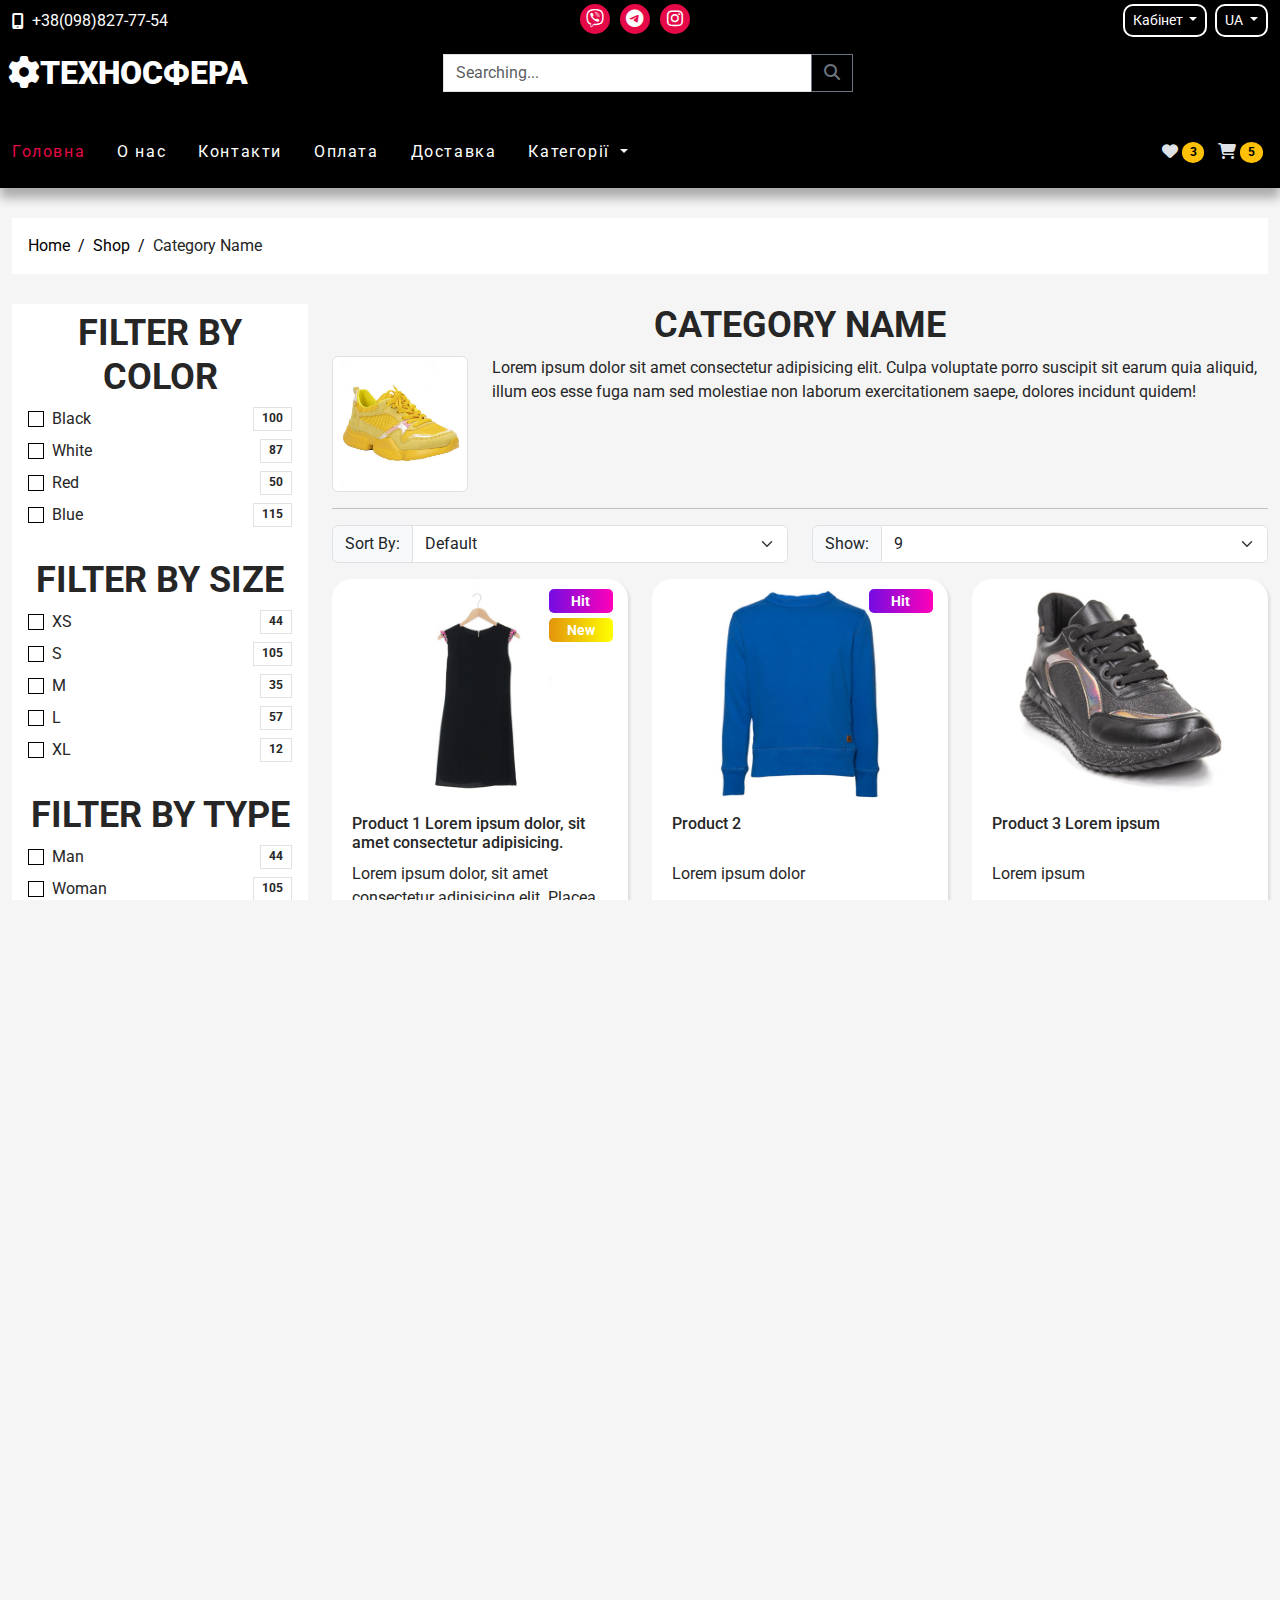
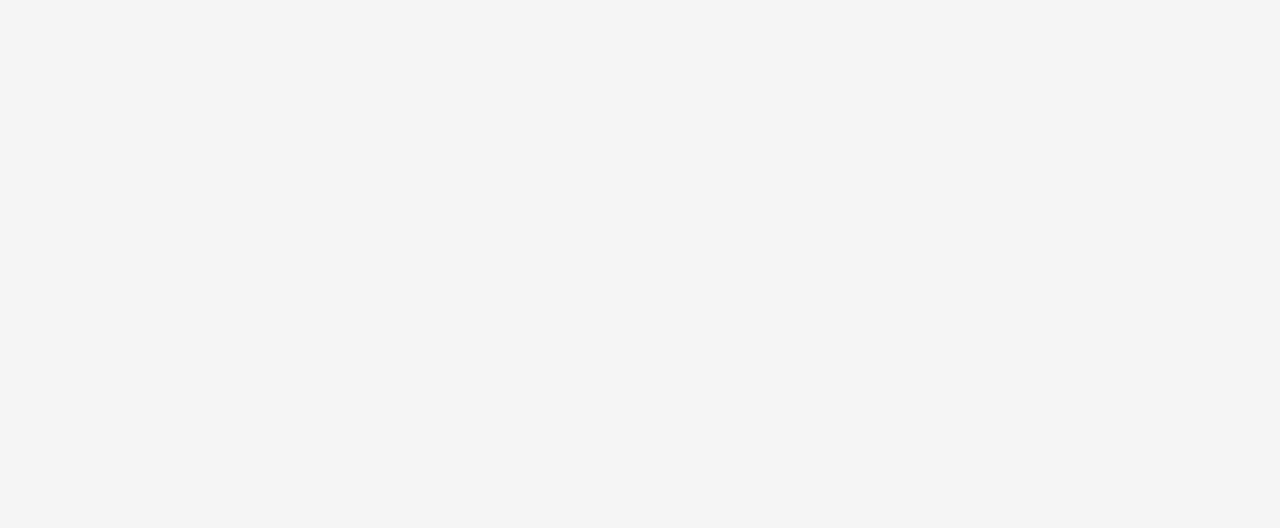
<file: category.html>
<!doctype html>
<html lang="en">

<head>
	<meta charset="utf-8">
	<meta name="viewport" content="width=device-width, initial-scale=1">
	<title>Техносфера</title>
	<link rel="preconnect" href="https://fonts.googleapis.com">
	<link rel="preconnect" href="https://fonts.gstatic.com" crossorigin>
	<link href="https://fonts.googleapis.com/css2?family=Roboto:wght@400;500;700&display=swap" rel="stylesheet">
	<link rel="stylesheet" href="https://cdn.jsdelivr.net/npm/bootstrap@5.3.0-alpha3/dist/css/bootstrap.min.css">
	<link rel="stylesheet" href="https://cdnjs.cloudflare.com/ajax/libs/font-awesome/6.4.0/css/all.min.css">
	<link rel="stylesheet" href="assets/owlcarousel/owl.carousel.min.css">
	<link rel="stylesheet" href="assets/owlcarousel/owl.theme.default.min.css">
	<link rel="stylesheet" href="assets/css/main.css">
	<link rel="shortcut icon" href="assets/img/favicon.ico" type="image/x-icon">
</head>

<body>

    <div class="wrapper">
        <header class="header">
            <!-- начало верхней части хедера -->
            <div class="header-top py-1">
                <div class="container-fluid">
                    <div class="row">
                        <div class="col-6 col-sm-4">
                            <div class="header-top-phone d-flex align-items-center h-100">
                                <i class="fa-solid fa-mobile-screen "></i> 
                                <a href="tel:+380988277754" class="ms-2"  >+38(098)827-77-54</a>
                            </div>
                        </div>
                        <div class="col-sm-4 d-none d-sm-block">
                            <ul class="social-icons d-flex justify-content-center">
                                <li>
                                    <a href="#">
                                        <i class="fa-brands fa-viber"></i>
                                    </a>
                                </li>
                                <li>
                                    <a href="#">
                                        <i class="fa-brands fa-telegram"></i>
                                    </a>
                                </li>
                                <li>
                                    <a href="#">
                                        <i class="fa-brands fa-instagram"></i>
                                    </a>
                                </li>
                            </ul>
                           
                        </div>

                        <div class="col-6 col-sm-4">
                            <div class="d-flex justify-content-end">
                                <div class="btn-group me-2">
                                    <div class="dropdown">
                                    <button class="btn btn-sm dropdown-toggle" type="button"
                                        data-bs-toggle="dropdown" aria-expanded="false">
                                        Кабінет
                                    </button>
                                    <ul class="dropdown-menu">
                                        <li>
                                            <a class="dropdown-item" href="#">Вхід</a>
                                        </li>
                                        <li>
                                            <a class="dropdown-item" href="#">Вихід</a>
                                        </li>
                                    </ul>
                                </div>
                            </div>

                            <div class="btn-group">
                                <div class="dropdown">
                                    <button class="btn btn-sm dropdown-toggle" type="button"
                                        data-bs-toggle="dropdown" aria-expanded="false">
                                        UA
                                    </button>
                                    <ul class="dropdown-menu">
                                        <li>
                                            <a class="dropdown-item" href="#">RU</a>
                                        </li>
                                        
                                    </ul>
                                </div>
                            </div>


                            
                            </div>
                        </div>
                    </div>
                </div>
            </div> 
<!-- конец верхней части хедера -->

<!-- начало средней части -->
            <div class="header-middle bg-black py-4">
                <div class="conatiner-fluid">
                    <div class="row">
                        <div class="col-md-4 ms-2">
                            <a href="index.html" class="header-logo h2"><i class="fa-solid fa-gear"></i>Техносфера</a>

                        </div>


                        <div class="col-md-4 mt-2 mt-md-0">
                            <form action="">
                                <div class="input-group ">
                                    <input type="text" class="form-control" name="s" placeholder="Searching..." aria-label="Searching..." aria-describedby="button-search">
                                    <button class="btn btn-outline-secondary" type="button" id="button-search"> <i class="fa-solid fa-magnifying-glass"></i></button>
                                  </div>
                            </form>
                        </div>


                    </div>
                </div>
            </div>

<!-- конец среднего хедера -->
        </header>
        <div class="header-bottom sticky-top" id="header-nav">
			<nav class="navbar navbar-expand-lg bg-black" data-bs-theme="dark">
				<div class="container-fluid">
					<button class="navbar-toggler" type="button" data-bs-toggle="offcanvas"
						data-bs-target="#offcanvasNavbar" aria-controls="offcanvasNavbar" aria-expanded="false"
						aria-label="Toggle navigation">
						<span class="navbar-toggler-icon"></span>
					</button>
					<div class="offcanvas offcanvas-start" id="offcanvasNavbar" tabindex="-1"
						aria-labelledby="offcanvasNavbarLabel">
						<div class="offcanvas-header">
							<h5 class="offcanvas-title" id="offcanvasNavbarLabel"></h5>
							<button type="button" class="btn-close" data-bs-dismiss="offcanvas"
								aria-label="Close"></button>
						</div>
						<div class="offcanvas-body">
							<ul class="navbar-nav">
								<li class="nav-item">
									<a class="nav-link active" aria-current="page" href="index.html">Головна</a>
								</li>
								<li class="nav-item">
									<a class="nav-link" href="#">О нас</a>
								</li>
								<li class="nav-item">
									<a class="nav-link" href="#">Контакти</a>
								</li>
								<li class="nav-item">
									<a class="nav-link" href="#">Оплата</a>
								</li>
								<li class="nav-item">
									<a class="nav-link" href="#">Доставка</a>
								</li>
								<li class="nav-item dropdown">
									<a class="nav-link dropdown-toggle" href="#" role="button" data-bs-toggle="dropdown"
										aria-expanded="false" data-bs-auto-close="outside">
										Категорії
									</a>
									<ul class="dropdown-menu dropdown-menu-end">
										<li>
											<a class="dropdown-item" href="category.html">Shoes</a>
										</li>
										<li>
											<a class="dropdown-item" href="category.html">Jeans</a>
										</li>
										<li class="nav-item dropend">
											<a class="dropdown-item dropdown-toggle" href="#" data-bs-toggle="dropdown"
												data-bs-auto-close="outside">Sportswear</a>
											<ul class="dropdown-menu dropdown-menu-end">
												<li>
													<a class="dropdown-item" href="category.html">Men's Sportswear</a>
												</li>
												<li>
													<a class="dropdown-item" href="category.html">Women's Sportswear</a>
												</li>
												<li>
													<a class="dropdown-item" href="category.html">Baby's Sportswear</a>
												</li>
											</ul>
										</li>
										<li>
											<a class="dropdown-item" href="category.html">Coat</a>
										</li>
										<li>
											<a class="dropdown-item" href="category.html">Shirts</a>
										</li>
									</ul>
								</li>
                                
							</ul>
						</div>
					</div>

					<div>
						<a href="#" class="btn p-1">
							<i class="fa-solid fa-heart"></i>
							<span class="badge text-bg-warning cart-badge bg-warning rounded-circle">3</span>
						</a>

						<button class="btn p-1" id="cart-open" type="button" data-bs-toggle="offcanvas2"
							data-bs-target="#offcanvasCart" aria-controls="offcanvasCart">
							<i class="fa-solid fa-cart-shopping"></i>
							<span class="badge text-bg-warning cart-badge bg-warning rounded-circle">5</span>
						</button>
					</div>

				</div>
			</nav>
		</div>
		<!-- ./header-bottom -->


        <div class="offcanvas offcanvas-end" tabindex="-1" id="offcanvasCart" aria-labelledby="offcanvasCartLabel">
			<div class="offcanvas-header">
				<h5 class="offcanvas-title" id="offcanvasCartLabel">Cart</h5>
				<button type="button" class="btn-close" data-bs-dismiss="offcanvas" aria-label="Close"></button>
			</div>
			<div class="offcanvas-body">
				<div class="table-responsive">
					<table class="table offcanvasCart-table">
						<tbody>
							<tr>
								<td class="product-img-td"><a href="#"><img src="assets/img/products/1.jpg" alt=""></a>
								</td>
								<td><a href="#">Product 1 Lorem ipsum dolor, sit amet consectetur adipisicing.</a></td>
								<td>$65</td>
								<td>&times;1</td>
								<td><button class="btn btn-danger"><i class="fa-regular fa-circle-xmark"></i></button>
								</td>
							</tr>
							<tr>
								<td class="product-img-td"><a href="#"><img src="assets/img/products/2.jpg" alt=""></a>
								</td>
								<td><a href="#">Product 2</a></td>
								<td>$80</td>
								<td>&times;2</td>
								<td><button class="btn btn-danger"><i class="fa-regular fa-circle-xmark"></i></button>
								</td>
							</tr>
							<tr>
								<td class="product-img-td"><a href="#"><img src="assets/img/products/3.jpg" alt=""></a>
								</td>
								<td><a href="#">Product 3</a></td>
								<td>$100</td>
								<td>&times;1</td>
								<td><button class="btn btn-danger"><i class="fa-regular fa-circle-xmark"></i></button>
								</td>
							</tr>
						</tbody>
						<tfoot>
							<tr>
								<td colspan="4" class="text-end">Total:</td>
								<td>$325</td>
							</tr>
						</tfoot>
					</table>
				</div>

				<div class="text-end mt-3">
					<a href="#" class="btn btn-outline-warning">Cart</a>
					<a href="#" class="btn btn-outline-secondary">Checkout</a>
				</div>

			</div>
		</div>





<!-- ./header-bottom -->
<main class="main">

    <div class="container-fluid">
        <div class="row">
            <div class="col-12">
                <nav class="breadcrumbs">
                    <ul>
                        <li><a href="index.html">Home</a></li>
                        <li><a href="#">Shop</a></li>
                        <li><span>Category Name</span></li>
                    </ul>
                </nav>
            </div>
        </div>
    </div>

    <div class="container-fluid">
        <div class="row">
            <div class="col-lg-3 col-md-4">
                <div class="sidebar">

                    <button class="btn btn-warning w-100 text-start collapse-filters-btn mb-3" type="button"
                        data-bs-toggle="collapse" data-bs-target="#collapseFilters" aria-expanded="false"
                        aria-controls="collapseExample">
                        <i class="fa-solid fa-filter"></i> Filters
                    </button>

                    <div class="collapse collapse-filters" id="collapseFilters">
                        <div class="filter-block">
                            <h5 class="section-title"><span>Filter by color</span></h5>
                            <form action="">
                                <div class="form-check d-flex justify-content-between">
                                    <div>
                                        <input class="form-check-input" type="checkbox" value="" id="black">
                                        <label class="form-check-label" for="black">
                                            Black
                                        </label>
                                    </div>
                                    <span class="badge border rounded-0">100</span>
                                </div>
                                <div class="form-check d-flex justify-content-between">
                                    <div>
                                        <input class="form-check-input" type="checkbox" value="" id="white">
                                        <label class="form-check-label" for="white">
                                            White
                                        </label>
                                    </div>
                                    <span class="badge border rounded-0">87</span>
                                </div>
                                <div class="form-check d-flex justify-content-between">
                                    <div>
                                        <input class="form-check-input" type="checkbox" value="" id="red">
                                        <label class="form-check-label" for="red">
                                            Red
                                        </label>
                                    </div>
                                    <span class="badge border rounded-0">50</span>
                                </div>
                                <div class="form-check d-flex justify-content-between">
                                    <div>
                                        <input class="form-check-input" type="checkbox" value="" id="blue">
                                        <label class="form-check-label" for="blue">
                                            Blue
                                        </label>
                                    </div>
                                    <span class="badge border rounded-0">115</span>
                                </div>
                            </form>
                        </div>

                        <div class="filter-block">
                            <h5 class="section-title">
                                <span>Filter by size</span>
                            </h5>

                            <form action="">
                                <div class="form-check d-flex justify-content-between">
                                    <div>
                                        <input class="form-check-input" type="checkbox" value="" id="xs">
                                        <label class="form-check-label" for="xs">
                                            XS
                                        </label>
                                    </div>
                                    <span class="badge border rounded-0">44</span>
                                </div>
                                <div class="form-check d-flex justify-content-between">
                                    <div>
                                        <input class="form-check-input" type="checkbox" value="" id="s">
                                        <label class="form-check-label" for="s">
                                            S
                                        </label>
                                    </div>
                                    <span class="badge border rounded-0">105</span>
                                </div>
                                <div class="form-check d-flex justify-content-between">
                                    <div>
                                        <input class="form-check-input" type="checkbox" value="" id="m">
                                        <label class="form-check-label" for="m">
                                            M
                                        </label>
                                    </div>
                                    <span class="badge border rounded-0">35</span>
                                </div>
                                <div class="form-check d-flex justify-content-between">
                                    <div>
                                        <input class="form-check-input" type="checkbox" value="" id="l">
                                        <label class="form-check-label" for="l">
                                            L
                                        </label>
                                    </div>
                                    <span class="badge border rounded-0">57</span>
                                </div>
                                <div class="form-check d-flex justify-content-between">
                                    <div>
                                        <input class="form-check-input" type="checkbox" value="" id="xl">
                                        <label class="form-check-label" for="xl">
                                            XL
                                        </label>
                                    </div>
                                    <span class="badge border rounded-0">12</span>
                                </div>
                            </form>
                        </div>

                        <div class="filter-block">
                            <h5 class="section-title">
                                <span>Filter by type</span>
                            </h5>

                            <form action="">
                                <div class="form-check d-flex justify-content-between">
                                    <div>
                                        <input class="form-check-input" type="checkbox" value="" id="man">
                                        <label class="form-check-label" for="man">
                                            Man
                                        </label>
                                    </div>
                                    <span class="badge border rounded-0">44</span>
                                </div>
                                <div class="form-check d-flex justify-content-between">
                                    <div>
                                        <input class="form-check-input" type="checkbox" value="" id="woman">
                                        <label class="form-check-label" for="woman">
                                            Woman
                                        </label>
                                    </div>
                                    <span class="badge border rounded-0">105</span>
                                </div>
                                <div class="form-check d-flex justify-content-between">
                                    <div>
                                        <input class="form-check-input" type="checkbox" value="" id="baby">
                                        <label class="form-check-label" for="baby">
                                            Baby
                                        </label>
                                    </div>
                                    <span class="badge border rounded-0">35</span>
                                </div>
                            </form>
                        </div>
                    </div>


                </div>
            </div>

            <div class="col-lg-9 col-md-8">
                <div class="row mb-3">
                    <div class="col-12">
                        <h1 class="section-title h3"><span>Category Name</span></h1>
                    </div>
                    <div class="col-4 col-sm-2">
                        <img src="assets/img/products/8.jpg" alt="" class="img-thumbnail">
                    </div>
                    <div class="col-8 col-sm-10">
                        <p>Lorem ipsum dolor sit amet consectetur adipisicing elit. Culpa voluptate porro
                            suscipit sit earum quia aliquid, illum eos esse fuga nam sed molestiae non laborum
                            exercitationem saepe, dolores incidunt quidem!</p>
                    </div>
                </div>

                <hr>

                <div class="row">
                    <div class="col-sm-6">
                        <div class="input-group mb-3">
                            <span class="input-group-text">Sort By:</span>
                            <select class="form-select" aria-label="Sort by:">
                                <option selected>Default</option>
                                <option value="1">Name (a-z)</option>
                                <option value="2">Name (z-a)</option>
                                <option value="3">Price (low &gt; high)</option>
                                <option value="4">Price (high &gt; low)</option>
                            </select>
                        </div>
                    </div>
                    <div class="col-sm-6">
                        <div class="input-group mb-3">
                            <span class="input-group-text">Show:</span>
                            <select class="form-select" aria-label="Show:">
                                <option selected>9</option>
                                <option value="15">15</option>
                                <option value="30">30</option>
                                <option value="45">45</option>
                            </select>
                        </div>
                    </div>
                </div>

                <div class="row">
                    <div class="col-lg-4 col-sm-6 mb-3">
                        <div class="product-card">
                            <div class="product-card-offer">
                                <div class="offer-hit">Hit</div>
                                <div class="offer-new">New</div>
                            </div>
                            <div class="product-thumb">
                                <a href="product.html"><img src="assets/img/products/1.jpg" alt=""></a>
                            </div>
                            <div class="product-details">
                                <h4>
                                    <a href="product.html">Product 1 Lorem ipsum dolor, sit amet consectetur
                                        adipisicing.</a>
                                </h4>
                                <p class="product-excerpt">Lorem ipsum dolor, sit amet consectetur adipisicing
                                    elit.
                                    Placeat, aperiam!</p>
                                <div class="product-bottom-details d-flex justify-content-between">
                                    <div class="product-price">
                                        <small>$70</small>
                                        $65
                                    </div>
                                    <div class="product-links">
                                        <a href="#" class="btn btn-outline-secondary add-to-cart">Купити</a>
                                    </div>
                                </div>
                            </div>
                        </div>
                    </div>

                    <div class="col-lg-4 col-sm-6 mb-3">
                        <div class="product-card">
                            <div class="product-card-offer">
                                <div class="offer-hit">Hit</div>
                            </div>
                            <div class="product-thumb">
                                <a href="product.html"><img src="assets/img/products/2.jpg" alt=""></a>
                            </div>
                            <div class="product-details">
                                <h4>
                                    <a href="product.html">Product 2</a>
                                </h4>
                                <p class="product-excerpt">Lorem ipsum dolor</p>
                                <div class="product-bottom-details d-flex justify-content-between">
                                    <div class="product-price">
                                        $65
                                    </div>
                                    <div class="product-links">
                                        <a href="#" class="btn btn-outline-secondary add-to-cart">Купити</a>
                                    </div>
                                </div>
                            </div>
                        </div>
                    </div>

                    <div class="col-lg-4 col-sm-6 mb-3">
                        <div class="product-card">
                            <div class="product-card-offer">
                                <!-- <div class="offer-hit">Hit</div>
                                <div class="offer-new">New</div> -->
                            </div>
                            <div class="product-thumb">
                                <a href="product.html"><img src="assets/img/products/3.jpg" alt=""></a>
                            </div>
                            <div class="product-details">
                                <h4>
                                    <a href="product.html">Product 3 Lorem ipsum</a>
                                </h4>
                                <p class="product-excerpt">Lorem ipsum</p>
                                <div class="product-bottom-details d-flex justify-content-between">
                                    <div class="product-price">
                                        $100
                                    </div>
                                    <div class="product-links">
                                        <a href="#" class="btn btn-outline-secondary add-to-cart">Купити</a>
                                    </div>
                                </div>
                            </div>
                        </div>
                    </div>

                    <div class="col-lg-4 col-sm-6 mb-3">
                        <div class="product-card">
                            <div class="product-card-offer">
                                <div class="offer-hit">Hit</div>
                            </div>
                            <div class="product-thumb">
                                <a href="product.html"><img src="assets/img/products/4.jpg" alt=""></a>
                            </div>
                            <div class="product-details">
                                <h4>
                                    <a href="product.html">Product 4</a>
                                </h4>
                                <p class="product-excerpt">Lorem ipsum dolor</p>
                                <div class="product-bottom-details d-flex justify-content-between">
                                    <div class="product-price">
                                        <small>$70</small>
                                        $65
                                    </div>
                                    <div class="product-links">
                                        <a href="#" class="btn btn-outline-secondary add-to-cart">Купити</a>
                                    </div>
                                </div>
                            </div>
                        </div>
                    </div>

                    <div class="col-lg-4 col-sm-6 mb-3">
                        <div class="product-card">
                            <div class="product-card-offer">
                                <div class="offer-hit">Hit</div>
                                <div class="offer-new">New</div>
                            </div>
                            <div class="product-thumb">
                                <a href="product.html"><img src="assets/img/products/5.jpg" alt=""></a>
                            </div>
                            <div class="product-details">
                                <h4>
                                    <a href="product.html">Product 5 Lorem ipsum dolor, sit amet consectetur
                                        adipisicing.</a>
                                </h4>
                                <p class="product-excerpt">Lorem ipsum dolor, sit amet consectetur adipisicing
                                    elit.
                                    Placeat, aperiam!</p>
                                <div class="product-bottom-details d-flex justify-content-between">
                                    <div class="product-price">
                                        <small>$70</small>
                                        $65
                                    </div>
                                    <div class="product-links">
                                        <a href="#" class="btn btn-outline-secondary add-to-cart">Купити</a>
                                    </div>
                                </div>
                            </div>
                        </div>
                    </div>

                    <div class="col-lg-4 col-sm-6 mb-3">
                        <div class="product-card">
                            <div class="product-card-offer">
                                <div class="offer-hit">Hit</div>
                                <div class="offer-new">New</div>
                            </div>
                            <div class="product-thumb">
                                <a href="product.html"><img src="assets/img/products/6.jpg" alt=""></a>
                            </div>
                            <div class="product-details">
                                <h4>
                                    <a href="product.html">Product 6</a>
                                </h4>
                                <p class="product-excerpt"></p>
                                <div class="product-bottom-details d-flex justify-content-between">
                                    <div class="product-price">
                                        <small>$70</small>
                                        $65
                                    </div>
                                    <div class="product-links">
                                        <a href="#" class="btn btn-outline-secondary add-to-cart">Купити</a>
                                    </div>
                                </div>
                            </div>
                        </div>
                    </div>

                    <div class="col-lg-4 col-sm-6 mb-3">
                        <div class="product-card">
                            <div class="product-card-offer">
                                <div class="offer-hit">Hit</div>
                                <div class="offer-new">New</div>
                            </div>
                            <div class="product-thumb">
                                <a href="product.html"><img src="assets/img/products/7.jpg" alt=""></a>
                            </div>
                            <div class="product-details">
                                <h4>
                                    <a href="product.html">Product 7</a>
                                </h4>
                                <p class="product-excerpt">Lorem ipsum dolor, sit amet consectetur adipisicing
                                    elit.
                                    Placeat, aperiam!</p>
                                <div class="product-bottom-details d-flex justify-content-between">
                                    <div class="product-price">
                                        <small>$70</small>
                                        $65
                                    </div>
                                    <div class="product-links">
                                        <a href="#" class="btn btn-outline-secondary add-to-cart">Купити</a>
                                    </div>
                                </div>
                            </div>
                        </div>
                    </div>

                    <div class="col-lg-4 col-sm-6 mb-3">
                        <div class="product-card">
                            <div class="product-card-offer">
                                <div class="offer-hit">Hit</div>
                                <div class="offer-new">New</div>
                            </div>
                            <div class="product-thumb">
                                <a href="product.html"><img src="assets/img/products/8.jpg" alt=""></a>
                            </div>
                            <div class="product-details">
                                <h4>
                                    <a href="product.html">Product 8 Lorem</a>
                                </h4>
                                <p class="product-excerpt">Lorem ipsum dolor</p>
                                <div class="product-bottom-details d-flex justify-content-between">
                                    <div class="product-price">
                                        <small>$70</small>
                                        $65
                                    </div>
                                    <div class="product-links">
                                        <a href="#" class="btn btn-outline-secondary add-to-cart">Купити</a>
                                    </div>
                                </div>
                            </div>
                        </div>
                    </div>

                    <div class="col-lg-4 col-sm-6 mb-3">
                        <div class="product-card">
                            <div class="product-card-offer">
                                <div class="offer-hit">Hit</div>
                                <div class="offer-new">New</div>
                            </div>
                            <div class="product-thumb">
                                <a href="product.html"><img src="assets/img/products/1.jpg" alt=""></a>
                            </div>
                            <div class="product-details">
                                <h4>
                                    <a href="product.html">Product 1 Lorem ipsum dolor, sit amet consectetur
                                        adipisicing.</a>
                                </h4>
                                <p class="product-excerpt">Lorem ipsum dolor, sit amet consectetur adipisicing
                                    elit.
                                    Placeat, aperiam!</p>
                                <div class="product-bottom-details d-flex justify-content-between">
                                    <div class="product-price">
                                        <small>$70</small>
                                        $65
                                    </div>
                                    <div class="product-links">
                                        <a href="#" class="btn btn-outline-secondary add-to-cart">Купити</a>
                                    </div>
                                </div>
                            </div>
                        </div>
                    </div>
                </div>

                <div class="row">
                    <div class="col-12">
                        <nav aria-label="Page navigation example">
                            <ul class="pagination">
                                <li class="page-item"><a class="page-link" href="#">Previous</a></li>
                                <li class="page-item"><a class="page-link" href="#">1</a></li>
                                <li class="page-item active" aria-current="page"><a class="page-link"
                                        href="#">2</a></li>
                                <li class="page-item"><a class="page-link" href="#">3</a></li>
                                <li class="page-item"><a class="page-link" href="#">4</a></li>
                                <li class="page-item"><a class="page-link" href="#">5</a></li>
                                <li class="page-item"><a class="page-link" href="#">Next</a></li>
                            </ul>
                        </nav>
                    </div>
                </div>

            </div>
        </div>
    </div>

</main>











        <footer class="footer" id="footer">
			<div class="container-fluid">
				<div class="row">
					<div class="col-md-3 col-6">
						<h4>Графік роботи:</h4>
						<ul class="list-unstyled">
							<li>ПН-ПТ 9:00-20:00</li>
							<li>СБ-НД 9:00-18:00</li>
							<li><a href="tel:+380988277754">+38(098)827-77-54</a></li>
							<li><a href="mailto:tehnosphera.com.ua@gmail.com">Відправити лист</a></li>
						</ul>
					</div>




					<div class="col-md-3 col-6">
						<h4>ІНФОРМАЦІЯ:</h4>
						<ul class="list-unstyled">
							<li><a href="#">О нас</a></li>
							<li><a href="#">Повернення</a></li>
							<li><a href="#">Оплата</a></li>
							<li><a href="#">Доставка</a></li>
						</ul>
					</div>

					<div class="col-md-3 col-6">
						<h4>ДОДАТКОВО:</h4>
						<ul class="list-unstyled">
							<li><a href="#">Як купити</a></li>
                            <li><a href="#">Політика конфіденційності</a></li>
                            <li><a href="#">Умови та положення</a></li>
                            <li><a href="#">Допомога</a></li>
						</ul>
					</div>

					<div class="col-md-3 col-6">
						<h4>Зв'язатися з нами:</h4>
						<ul class="footer-icons">
							<li><a href="#"><i class="fa-brands fa-viber"></i></a></li>
							<li><a href="#"><i class="fa-brands fa-telegram"></i></a></li>
							<li><a href="#"><i class="fa-brands fa-instagram"></i></a></li>
						</ul>
					</div>
				</div>
			</div>
		</footer>
    </div>

    


    
	<script src="https://cdnjs.cloudflare.com/ajax/libs/jquery/3.6.4/jquery.min.js"></script>
	<script src="https://cdn.jsdelivr.net/npm/bootstrap@5.3.0-alpha3/dist/js/bootstrap.bundle.min.js"></script>
	<script src="assets/owlcarousel/owl.carousel.min.js"></script>
	<script src="assets/js/main.js"></script>
</body>

</html>
</file>
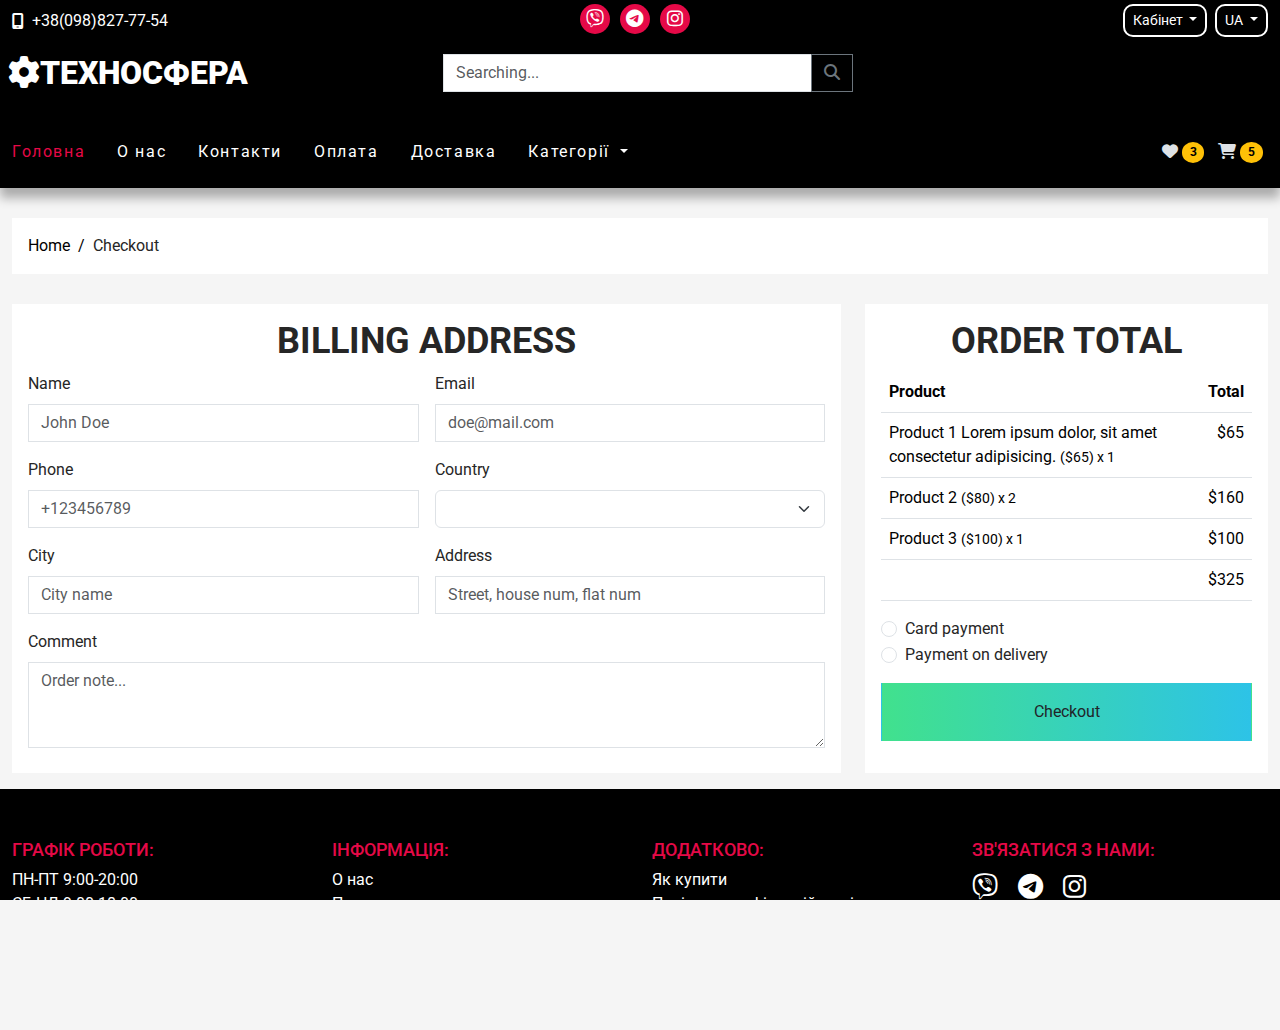
<file: checkout.html>
<!doctype html>
<html lang="en">

<head>
	<meta charset="utf-8">
	<meta name="viewport" content="width=device-width, initial-scale=1">
	<title>Техносфера</title>
	<link rel="preconnect" href="https://fonts.googleapis.com">
	<link rel="preconnect" href="https://fonts.gstatic.com" crossorigin>
	<link href="https://fonts.googleapis.com/css2?family=Roboto:wght@400;500;700&display=swap" rel="stylesheet">
	<link rel="stylesheet" href="https://cdn.jsdelivr.net/npm/bootstrap@5.3.0-alpha3/dist/css/bootstrap.min.css">
	<link rel="stylesheet" href="https://cdnjs.cloudflare.com/ajax/libs/font-awesome/6.4.0/css/all.min.css">
	<link rel="stylesheet" href="assets/owlcarousel/owl.carousel.min.css">
	<link rel="stylesheet" href="assets/owlcarousel/owl.theme.default.min.css">
	<link rel="stylesheet" href="assets/css/main.css">
	<link rel="shortcut icon" href="assets/img/favicon.ico" type="image/x-icon">
</head>

<body>

    <div class="wrapper">
        <header class="header">
            <!-- начало верхней части хедера -->
            <div class="header-top py-1">
                <div class="container-fluid">
                    <div class="row">
                        <div class="col-6 col-sm-4">
                            <div class="header-top-phone d-flex align-items-center h-100">
                                <i class="fa-solid fa-mobile-screen "></i> 
                                <a href="tel:+380988277754" class="ms-2"  >+38(098)827-77-54</a>
                            </div>
                        </div>
                        <div class="col-sm-4 d-none d-sm-block">
                            <ul class="social-icons d-flex justify-content-center">
                                <li>
                                    <a href="#">
                                        <i class="fa-brands fa-viber"></i>
                                    </a>
                                </li>
                                <li>
                                    <a href="#">
                                        <i class="fa-brands fa-telegram"></i>
                                    </a>
                                </li>
                                <li>
                                    <a href="#">
                                        <i class="fa-brands fa-instagram"></i>
                                    </a>
                                </li>
                            </ul>
                           
                        </div>

                        <div class="col-6 col-sm-4">
                            <div class="d-flex justify-content-end">
                                <div class="btn-group me-2">
                                    <div class="dropdown">
                                    <button class="btn btn-sm dropdown-toggle" type="button"
                                        data-bs-toggle="dropdown" aria-expanded="false">
                                        Кабінет
                                    </button>
                                    <ul class="dropdown-menu">
                                        <li>
                                            <a class="dropdown-item" href="#">Вхід</a>
                                        </li>
                                        <li>
                                            <a class="dropdown-item" href="#">Вихід</a>
                                        </li>
                                    </ul>
                                </div>
                            </div>

                            <div class="btn-group">
                                <div class="dropdown">
                                    <button class="btn btn-sm dropdown-toggle" type="button"
                                        data-bs-toggle="dropdown" aria-expanded="false">
                                        UA
                                    </button>
                                    <ul class="dropdown-menu">
                                        <li>
                                            <a class="dropdown-item" href="#">RU</a>
                                        </li>
                                        
                                    </ul>
                                </div>
                            </div>


                            
                            </div>
                        </div>
                    </div>
                </div>
            </div> 
<!-- конец верхней части хедера -->

<!-- начало средней части -->
            <div class="header-middle bg-black py-4">
                <div class="conatiner-fluid">
                    <div class="row">
                        <div class="col-md-4 ms-2">
                            <a href="index.html" class="header-logo h2"><i class="fa-solid fa-gear"></i>Техносфера</a>

                        </div>


                        <div class="col-md-4 mt-2 mt-md-0">
                            <form action="">
                                <div class="input-group ">
                                    <input type="text" class="form-control" name="s" placeholder="Searching..." aria-label="Searching..." aria-describedby="button-search">
                                    <button class="btn btn-outline-secondary" type="button" id="button-search"> <i class="fa-solid fa-magnifying-glass"></i></button>
                                  </div>
                            </form>
                        </div>


                    </div>
                </div>
            </div>

<!-- конец среднего хедера -->
        </header>
        <div class="header-bottom sticky-top" id="header-nav">
			<nav class="navbar navbar-expand-lg bg-black" data-bs-theme="dark">
				<div class="container-fluid">
					<button class="navbar-toggler" type="button" data-bs-toggle="offcanvas"
						data-bs-target="#offcanvasNavbar" aria-controls="offcanvasNavbar" aria-expanded="false"
						aria-label="Toggle navigation">
						<span class="navbar-toggler-icon"></span>
					</button>
					<div class="offcanvas offcanvas-start" id="offcanvasNavbar" tabindex="-1"
						aria-labelledby="offcanvasNavbarLabel">
						<div class="offcanvas-header">
							<h5 class="offcanvas-title" id="offcanvasNavbarLabel"></h5>
							<button type="button" class="btn-close" data-bs-dismiss="offcanvas"
								aria-label="Close"></button>
						</div>
						<div class="offcanvas-body">
							<ul class="navbar-nav">
								<li class="nav-item">
									<a class="nav-link active" aria-current="page" href="index.html">Головна</a>
								</li>
								<li class="nav-item">
									<a class="nav-link" href="#">О нас</a>
								</li>
								<li class="nav-item">
									<a class="nav-link" href="#">Контакти</a>
								</li>
								<li class="nav-item">
									<a class="nav-link" href="#">Оплата</a>
								</li>
								<li class="nav-item">
									<a class="nav-link" href="#">Доставка</a>
								</li>
								<li class="nav-item dropdown">
									<a class="nav-link dropdown-toggle" href="#" role="button" data-bs-toggle="dropdown"
										aria-expanded="false" data-bs-auto-close="outside">
										Категорії
									</a>
									<ul class="dropdown-menu dropdown-menu-end">
										<li>
											<a class="dropdown-item" href="category.html">Shoes</a>
										</li>
										<li>
											<a class="dropdown-item" href="category.html">Jeans</a>
										</li>
										<li class="nav-item dropend">
											<a class="dropdown-item dropdown-toggle" href="#" data-bs-toggle="dropdown"
												data-bs-auto-close="outside">Sportswear</a>
											<ul class="dropdown-menu dropdown-menu-end">
												<li>
													<a class="dropdown-item" href="category.html">Men's Sportswear</a>
												</li>
												<li>
													<a class="dropdown-item" href="category.html">Women's Sportswear</a>
												</li>
												<li>
													<a class="dropdown-item" href="category.html">Baby's Sportswear</a>
												</li>
											</ul>
										</li>
										<li>
											<a class="dropdown-item" href="category.html">Coat</a>
										</li>
										<li>
											<a class="dropdown-item" href="category.html">Shirts</a>
										</li>
									</ul>
								</li>
                                
							</ul>
						</div>
					</div>

					<div>
						<a href="#" class="btn p-1">
							<i class="fa-solid fa-heart"></i>
							<span class="badge text-bg-warning cart-badge bg-warning rounded-circle">3</span>
						</a>

						<button class="btn p-1" id="cart-open" type="button" data-bs-toggle="offcanvas2"
							data-bs-target="#offcanvasCart" aria-controls="offcanvasCart">
							<i class="fa-solid fa-cart-shopping"></i>
							<span class="badge text-bg-warning cart-badge bg-warning rounded-circle">5</span>
						</button>
					</div>

				</div>
			</nav>
		</div>
		<!-- ./header-bottom -->


        <div class="offcanvas offcanvas-end" tabindex="-1" id="offcanvasCart" aria-labelledby="offcanvasCartLabel">
			<div class="offcanvas-header">
				<h5 class="offcanvas-title" id="offcanvasCartLabel">Cart</h5>
				<button type="button" class="btn-close" data-bs-dismiss="offcanvas" aria-label="Close"></button>
			</div>
			<div class="offcanvas-body">
				<div class="table-responsive">
					<table class="table offcanvasCart-table">
						<tbody>
							<tr>
								<td class="product-img-td"><a href="#"><img src="assets/img/products/1.jpg" alt=""></a>
								</td>
								<td><a href="#">Product 1 Lorem ipsum dolor, sit amet consectetur adipisicing.</a></td>
								<td>$65</td>
								<td>&times;1</td>
								<td><button class="btn btn-danger"><i class="fa-regular fa-circle-xmark"></i></button>
								</td>
							</tr>
							<tr>
								<td class="product-img-td"><a href="#"><img src="assets/img/products/2.jpg" alt=""></a>
								</td>
								<td><a href="#">Product 2</a></td>
								<td>$80</td>
								<td>&times;2</td>
								<td><button class="btn btn-danger"><i class="fa-regular fa-circle-xmark"></i></button>
								</td>
							</tr>
							<tr>
								<td class="product-img-td"><a href="#"><img src="assets/img/products/3.jpg" alt=""></a>
								</td>
								<td><a href="#">Product 3</a></td>
								<td>$100</td>
								<td>&times;1</td>
								<td><button class="btn btn-danger"><i class="fa-regular fa-circle-xmark"></i></button>
								</td>
							</tr>
						</tbody>
						<tfoot>
							<tr>
								<td colspan="4" class="text-end">Total:</td>
								<td>$325</td>
							</tr>
						</tfoot>
					</table>
				</div>

				<div class="text-end mt-3">
					<a href="#" class="btn btn-outline-warning">Cart</a>
					<a href="#" class="btn btn-outline-secondary">Checkout</a>
				</div>

			</div>
		</div>





<!-- ./header-bottom -->

<main class="main">

    <div class="container-fluid">
        <div class="row">
            <div class="col-12">
                <nav class="breadcrumbs">
                    <ul>
                        <li><a href="index.html">Home</a></li>
                        <li><span>Checkout</span></li>
                    </ul>
                </nav>
            </div>
        </div>
    </div>

    <div class="container-fluid">

        <form action="" class="needs-validation" novalidate>

            <div class="row">

                <div class="col-lg-8 mb-3">
                    <div class="Checkout p-3 h-100 bg-white">

                        <h1 class="section-title h5"><span>Billing address</span></h1>

                        <div class="row g-3">

                            <div class="col-md-6">
                                <label for="name" class="form-label">Name</label>
                                <input type="text" id="name" name="name" class="form-control"
                                    placeholder="John Doe" aria-label="Name" required>
                            </div>

                            <div class="col-md-6">
                                <label for="email" class="form-label">Email</label>
                                <input type="email" name="email" id="email" class="form-control"
                                    placeholder="doe@mail.com" aria-label="Email" required>
                            </div>

                            <div class="col-md-6">
                                <label for="phone" class="form-label">Phone</label>
                                <input type="tel" name="phone" id="phone" class="form-control"
                                    placeholder="+123456789" aria-label="Phone" required>
                            </div>

                            <div class="col-md-6">
                                <label for="country" class="form-label">Country</label>
                                <select id="country" name="country" class="form-select" aria-label="Country"
                                    required></select>
                            </div>

                            <div class="col-md-6">
                                <label for="city" class="form-label">City</label>
                                <input type="text" name="city" id="city" class="form-control"
                                    placeholder="City name" aria-label="City" required>
                            </div>

                            <div class="col-md-6">
                                <label for="address" class="form-label">Address</label>
                                <input type="text" name="address" id="address" class="form-control"
                                    placeholder="Street, house num, flat num" aria-label="Address" required>
                            </div>

                            <div class="col">
                                <label for="comment" class="form-label">Comment</label>
                                <textarea class="form-control" name="comment" id="comment" rows="3"
                                    placeholder="Order note..."></textarea>
                            </div>

                        </div>

                    </div>
                </div>

                <div class="col-lg-4 mb-3">

                    <div class="cart-summary p-3 sidebar h-100">
                        <h5 class="section-title"><span>Order total</span></h5>

                        <div class="table-responsive">
                            <table class="table">
                                <thead>
                                    <tr>
                                        <th>Product</th>
                                        <th class="text-end">Total</th>
                                    </tr>
                                </thead>
                                <tbody>
                                    <tr>
                                        <td>
                                            Product 1 Lorem ipsum dolor, sit amet consectetur adipisicing.
                                            <small>($65) x 1</small>
                                        </td>
                                        <td class="text-end">$65</td>
                                    </tr>
                                    <tr>
                                        <td>
                                            Product 2 <small>($80) x 2</small>
                                        </td>
                                        <td class="text-end">$160</td>
                                    </tr>
                                    <tr>
                                        <td>
                                            Product 3 <small>($100) x 1</small>
                                        </td>
                                        <td class="text-end">$100</td>
                                    </tr>
                                </tbody>
                                <tfoot>
                                    <tr>
                                        <td colspan="2" class="text-end">$325</td>
                                    </tr>
                                </tfoot>
                            </table>
                        </div>

                        <div class="form-check">
                            <input name="payment-method" class="form-check-input" type="radio"
                                name="payment-method1" id="payment-method1" value="payment-method1" required>
                            <label class="form-check-label" for="payment-method1">
                                Card payment
                            </label>
                        </div>

                        <div class="form-check">
                            <input name="payment-method" class="form-check-input" type="radio"
                                name="payment-method2" id="payment-method2" value="payment-method2" required>
                            <label class="form-check-label" for="payment-method2">
                                Payment on delivery
                            </label>
                        </div>

                        <div class="d-grid mt-3">
                            <button type="submit" class="btn btn-checkout">Checkout</button>
                        </div>

                    </div>

                </div>

            </div>

        </form>

    </div>

</main>










        <footer class="footer" id="footer">
			<div class="container-fluid">
				<div class="row">
					<div class="col-md-3 col-6">
						<h4>Графік роботи:</h4>
						<ul class="list-unstyled">
							<li>ПН-ПТ 9:00-20:00</li>
							<li>СБ-НД 9:00-18:00</li>
							<li><a href="tel:+380988277754">+38(098)827-77-54</a></li>
							<li><a href="mailto:tehnosphera.com.ua@gmail.com">Відправити лист</a></li>
						</ul>
					</div>




					<div class="col-md-3 col-6">
						<h4>ІНФОРМАЦІЯ:</h4>
						<ul class="list-unstyled">
							<li><a href="#">О нас</a></li>
							<li><a href="#">Повернення</a></li>
							<li><a href="#">Оплата</a></li>
							<li><a href="#">Доставка</a></li>
						</ul>
					</div>

					<div class="col-md-3 col-6">
						<h4>ДОДАТКОВО:</h4>
						<ul class="list-unstyled">
							<li><a href="#">Як купити</a></li>
                            <li><a href="#">Політика конфіденційності</a></li>
                            <li><a href="#">Умови та положення</a></li>
                            <li><a href="#">Допомога</a></li>
						</ul>
					</div>

					<div class="col-md-3 col-6">
						<h4>Зв'язатися з нами:</h4>
						<ul class="footer-icons">
							<li><a href="#"><i class="fa-brands fa-viber"></i></a></li>
							<li><a href="#"><i class="fa-brands fa-telegram"></i></a></li>
							<li><a href="#"><i class="fa-brands fa-instagram"></i></a></li>
						</ul>
					</div>
				</div>
			</div>
		</footer>
    </div>

    


    
	<script src="https://cdnjs.cloudflare.com/ajax/libs/jquery/3.6.4/jquery.min.js"></script>
	<script src="https://cdn.jsdelivr.net/npm/bootstrap@5.3.0-alpha3/dist/js/bootstrap.bundle.min.js"></script>
	<script src="assets/owlcarousel/owl.carousel.min.js"></script>
	<script src="assets/js/main.js"></script>
</body>

</html>
</file>
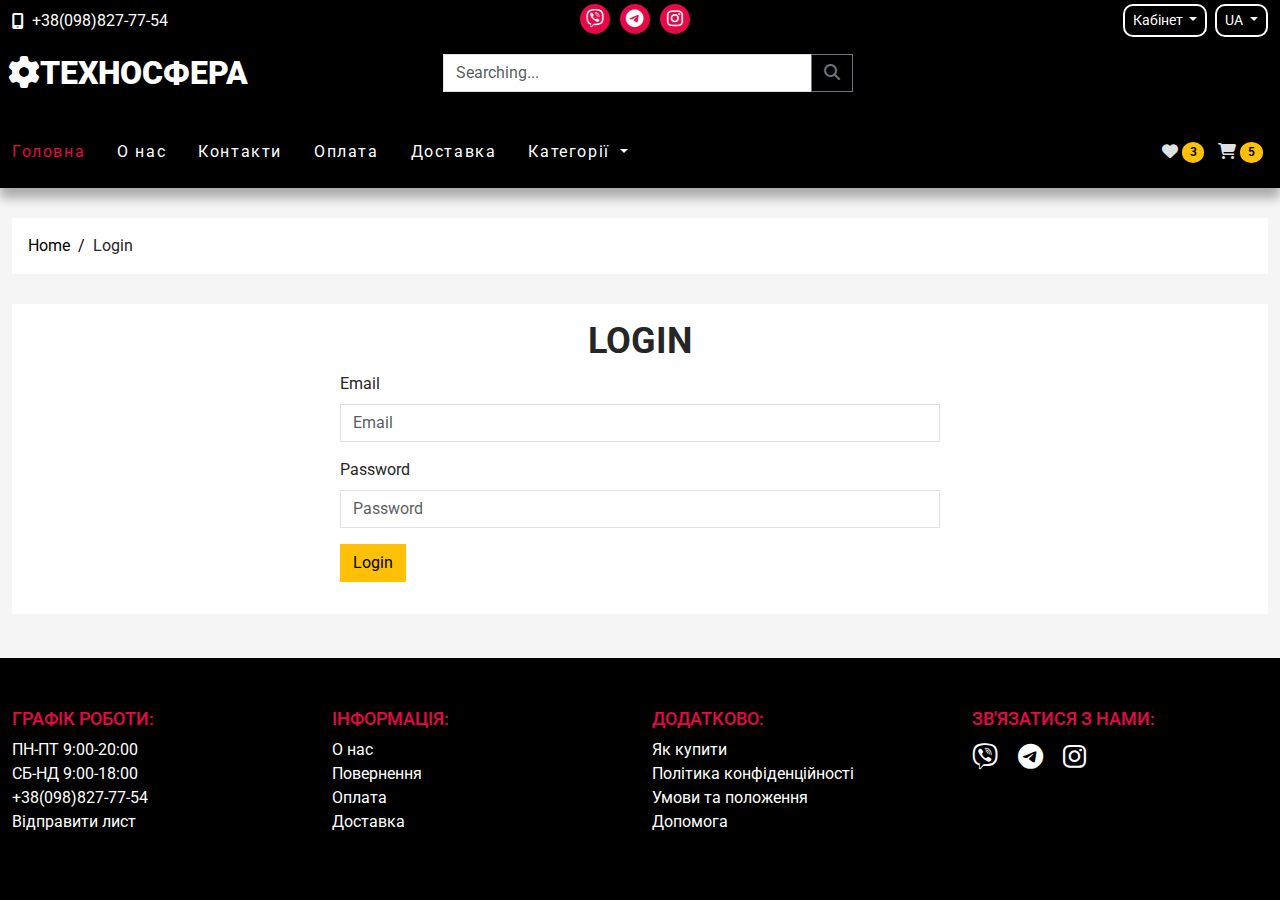
<file: login.html>
<!doctype html>
<html lang="en">

<head>
	<meta charset="utf-8">
	<meta name="viewport" content="width=device-width, initial-scale=1">
	<title>Техносфера</title>
	<link rel="preconnect" href="https://fonts.googleapis.com">
	<link rel="preconnect" href="https://fonts.gstatic.com" crossorigin>
	<link href="https://fonts.googleapis.com/css2?family=Roboto:wght@400;500;700&display=swap" rel="stylesheet">
	<link rel="stylesheet" href="https://cdn.jsdelivr.net/npm/bootstrap@5.3.0-alpha3/dist/css/bootstrap.min.css">
	<link rel="stylesheet" href="https://cdnjs.cloudflare.com/ajax/libs/font-awesome/6.4.0/css/all.min.css">
	<link rel="stylesheet" href="assets/owlcarousel/owl.carousel.min.css">
	<link rel="stylesheet" href="assets/owlcarousel/owl.theme.default.min.css">
	<link rel="stylesheet" href="assets/css/main.css">
	<link rel="shortcut icon" href="assets/img/favicon.ico" type="image/x-icon">
</head>

<body>

    <div class="wrapper">
        <header class="header">
            <!-- начало верхней части хедера -->
            <div class="header-top py-1">
                <div class="container-fluid">
                    <div class="row">
                        <div class="col-6 col-sm-4">
                            <div class="header-top-phone d-flex align-items-center h-100">
                                <i class="fa-solid fa-mobile-screen "></i> 
                                <a href="tel:+380988277754" class="ms-2"  >+38(098)827-77-54</a>
                            </div>
                        </div>
                        <div class="col-sm-4 d-none d-sm-block">
                            <ul class="social-icons d-flex justify-content-center">
                                <li>
                                    <a href="#">
                                        <i class="fa-brands fa-viber"></i>
                                    </a>
                                </li>
                                <li>
                                    <a href="#">
                                        <i class="fa-brands fa-telegram"></i>
                                    </a>
                                </li>
                                <li>
                                    <a href="#">
                                        <i class="fa-brands fa-instagram"></i>
                                    </a>
                                </li>
                            </ul>
                           
                        </div>

                        <div class="col-6 col-sm-4">
                            <div class="d-flex justify-content-end">
                                <div class="btn-group me-2">
                                    <div class="dropdown">
                                    <button class="btn btn-sm dropdown-toggle" type="button"
                                        data-bs-toggle="dropdown" aria-expanded="false">
                                        Кабінет
                                    </button>
                                    <ul class="dropdown-menu">
                                        <li>
                                            <a class="dropdown-item" href="#">Вхід</a>
                                        </li>
                                        <li>
                                            <a class="dropdown-item" href="#">Вихід</a>
                                        </li>
                                    </ul>
                                </div>
                            </div>

                            <div class="btn-group">
                                <div class="dropdown">
                                    <button class="btn btn-sm dropdown-toggle" type="button"
                                        data-bs-toggle="dropdown" aria-expanded="false">
                                        UA
                                    </button>
                                    <ul class="dropdown-menu">
                                        <li>
                                            <a class="dropdown-item" href="#">RU</a>
                                        </li>
                                        
                                    </ul>
                                </div>
                            </div>


                            
                            </div>
                        </div>
                    </div>
                </div>
            </div> 
<!-- конец верхней части хедера -->

<!-- начало средней части -->
            <div class="header-middle bg-black py-4">
                <div class="conatiner-fluid">
                    <div class="row">
                        <div class="col-md-4 ms-2">
                            <a href="index.html" class="header-logo h2"><i class="fa-solid fa-gear"></i>Техносфера</a>

                        </div>


                        <div class="col-md-4 mt-2 mt-md-0">
                            <form action="">
                                <div class="input-group ">
                                    <input type="text" class="form-control" name="s" placeholder="Searching..." aria-label="Searching..." aria-describedby="button-search">
                                    <button class="btn btn-outline-secondary" type="button" id="button-search"> <i class="fa-solid fa-magnifying-glass"></i></button>
                                  </div>
                            </form>
                        </div>


                    </div>
                </div>
            </div>

<!-- конец среднего хедера -->
        </header>
        <div class="header-bottom sticky-top" id="header-nav">
			<nav class="navbar navbar-expand-lg bg-black" data-bs-theme="dark">
				<div class="container-fluid">
					<button class="navbar-toggler" type="button" data-bs-toggle="offcanvas"
						data-bs-target="#offcanvasNavbar" aria-controls="offcanvasNavbar" aria-expanded="false"
						aria-label="Toggle navigation">
						<span class="navbar-toggler-icon"></span>
					</button>
					<div class="offcanvas offcanvas-start" id="offcanvasNavbar" tabindex="-1"
						aria-labelledby="offcanvasNavbarLabel">
						<div class="offcanvas-header">
							<h5 class="offcanvas-title" id="offcanvasNavbarLabel"></h5>
							<button type="button" class="btn-close" data-bs-dismiss="offcanvas"
								aria-label="Close"></button>
						</div>
						<div class="offcanvas-body">
							<ul class="navbar-nav">
								<li class="nav-item">
									<a class="nav-link active" aria-current="page" href="index.html">Головна</a>
								</li>
								<li class="nav-item">
									<a class="nav-link" href="#">О нас</a>
								</li>
								<li class="nav-item">
									<a class="nav-link" href="#">Контакти</a>
								</li>
								<li class="nav-item">
									<a class="nav-link" href="#">Оплата</a>
								</li>
								<li class="nav-item">
									<a class="nav-link" href="#">Доставка</a>
								</li>
								<li class="nav-item dropdown">
									<a class="nav-link dropdown-toggle" href="#" role="button" data-bs-toggle="dropdown"
										aria-expanded="false" data-bs-auto-close="outside">
										Категорії
									</a>
									<ul class="dropdown-menu dropdown-menu-end">
										<li>
											<a class="dropdown-item" href="category.html">Shoes</a>
										</li>
										<li>
											<a class="dropdown-item" href="category.html">Jeans</a>
										</li>
										<li class="nav-item dropend">
											<a class="dropdown-item dropdown-toggle" href="#" data-bs-toggle="dropdown"
												data-bs-auto-close="outside">Sportswear</a>
											<ul class="dropdown-menu dropdown-menu-end">
												<li>
													<a class="dropdown-item" href="category.html">Men's Sportswear</a>
												</li>
												<li>
													<a class="dropdown-item" href="category.html">Women's Sportswear</a>
												</li>
												<li>
													<a class="dropdown-item" href="category.html">Baby's Sportswear</a>
												</li>
											</ul>
										</li>
										<li>
											<a class="dropdown-item" href="category.html">Coat</a>
										</li>
										<li>
											<a class="dropdown-item" href="category.html">Shirts</a>
										</li>
									</ul>
								</li>
                                
							</ul>
						</div>
					</div>

					<div>
						<a href="#" class="btn p-1">
							<i class="fa-solid fa-heart"></i>
							<span class="badge text-bg-warning cart-badge bg-warning rounded-circle">3</span>
						</a>

						<button class="btn p-1" id="cart-open" type="button" data-bs-toggle="offcanvas2"
							data-bs-target="#offcanvasCart" aria-controls="offcanvasCart">
							<i class="fa-solid fa-cart-shopping"></i>
							<span class="badge text-bg-warning cart-badge bg-warning rounded-circle">5</span>
						</button>
					</div>

				</div>
			</nav>
		</div>
		<!-- ./header-bottom -->


        <div class="offcanvas offcanvas-end" tabindex="-1" id="offcanvasCart" aria-labelledby="offcanvasCartLabel">
			<div class="offcanvas-header">
				<h5 class="offcanvas-title" id="offcanvasCartLabel">Cart</h5>
				<button type="button" class="btn-close" data-bs-dismiss="offcanvas" aria-label="Close"></button>
			</div>
			<div class="offcanvas-body">
				<div class="table-responsive">
					<table class="table offcanvasCart-table">
						<tbody>
							<tr>
								<td class="product-img-td"><a href="#"><img src="assets/img/products/1.jpg" alt=""></a>
								</td>
								<td><a href="#">Product 1 Lorem ipsum dolor, sit amet consectetur adipisicing.</a></td>
								<td>$65</td>
								<td>&times;1</td>
								<td><button class="btn btn-danger"><i class="fa-regular fa-circle-xmark"></i></button>
								</td>
							</tr>
							<tr>
								<td class="product-img-td"><a href="#"><img src="assets/img/products/2.jpg" alt=""></a>
								</td>
								<td><a href="#">Product 2</a></td>
								<td>$80</td>
								<td>&times;2</td>
								<td><button class="btn btn-danger"><i class="fa-regular fa-circle-xmark"></i></button>
								</td>
							</tr>
							<tr>
								<td class="product-img-td"><a href="#"><img src="assets/img/products/3.jpg" alt=""></a>
								</td>
								<td><a href="#">Product 3</a></td>
								<td>$100</td>
								<td>&times;1</td>
								<td><button class="btn btn-danger"><i class="fa-regular fa-circle-xmark"></i></button>
								</td>
							</tr>
						</tbody>
						<tfoot>
							<tr>
								<td colspan="4" class="text-end">Total:</td>
								<td>$325</td>
							</tr>
						</tfoot>
					</table>
				</div>

				<div class="text-end mt-3">
					<a href="#" class="btn btn-outline-warning">Cart</a>
					<a href="#" class="btn btn-outline-secondary">Checkout</a>
				</div>

			</div>
		</div>





<!-- ./header-bottom -->

<main class="main">

    <div class="container-fluid">
        <div class="row">
            <div class="col-12">
                <nav class="breadcrumbs">
                    <ul>
                        <li><a href="index.html">Home</a></li>
                        <li><span>Login</span></li>
                    </ul>
                </nav>
            </div>
        </div>
    </div>

    <div class="container-fluid mb-3">
        <div class="row">
            <div class="col-12">

                <div class="page-register bg-white p-3">
                    <h1 class="section-title h3"><span>Login</span></h1>

                    <div class="row">
                        <div class="col-md-6 offset-md-3">
                            <form action="" class="needs-validation" novalidate>

                                <div class="mb-3">
                                    <label for="email" class="form-label required">Email</label>
                                    <input type="email" class="form-control" id="email" placeholder="Email"
                                        required>
                                    <div class="invalid-feedback">
                                        Please, provide a valid email
                                    </div>
                                </div>

                                <div class="mb-3">
                                    <label for="password" class="form-label required">Password</label>
                                    <input type="password" class="form-control" id="password"
                                        placeholder="Password" required>
                                    <div class="invalid-feedback">
                                        Password is required
                                    </div>
                                </div>

                                <div class="mb-3">
                                    <button type="submit" class="btn btn-warning">Login</button>
                                </div>

                            </form>
                        </div>
                    </div>

                </div>

            </div>
        </div>
    </div>

</main>










        <footer class="footer" id="footer">
			<div class="container-fluid">
				<div class="row">
					<div class="col-md-3 col-6">
						<h4>Графік роботи:</h4>
						<ul class="list-unstyled">
							<li>ПН-ПТ 9:00-20:00</li>
							<li>СБ-НД 9:00-18:00</li>
							<li><a href="tel:+380988277754">+38(098)827-77-54</a></li>
							<li><a href="mailto:tehnosphera.com.ua@gmail.com">Відправити лист</a></li>
						</ul>
					</div>




					<div class="col-md-3 col-6">
						<h4>ІНФОРМАЦІЯ:</h4>
						<ul class="list-unstyled">
							<li><a href="#">О нас</a></li>
							<li><a href="#">Повернення</a></li>
							<li><a href="#">Оплата</a></li>
							<li><a href="#">Доставка</a></li>
						</ul>
					</div>

					<div class="col-md-3 col-6">
						<h4>ДОДАТКОВО:</h4>
						<ul class="list-unstyled">
							<li><a href="#">Як купити</a></li>
                            <li><a href="#">Політика конфіденційності</a></li>
                            <li><a href="#">Умови та положення</a></li>
                            <li><a href="#">Допомога</a></li>
						</ul>
					</div>

					<div class="col-md-3 col-6">
						<h4>Зв'язатися з нами:</h4>
						<ul class="footer-icons">
							<li><a href="#"><i class="fa-brands fa-viber"></i></a></li>
							<li><a href="#"><i class="fa-brands fa-telegram"></i></a></li>
							<li><a href="#"><i class="fa-brands fa-instagram"></i></a></li>
						</ul>
					</div>
				</div>
			</div>
		</footer>
    </div>

    


    
	<script src="https://cdnjs.cloudflare.com/ajax/libs/jquery/3.6.4/jquery.min.js"></script>
	<script src="https://cdn.jsdelivr.net/npm/bootstrap@5.3.0-alpha3/dist/js/bootstrap.bundle.min.js"></script>
	<script src="assets/owlcarousel/owl.carousel.min.js"></script>
	<script src="assets/js/main.js"></script>
</body>

</html>
</file>
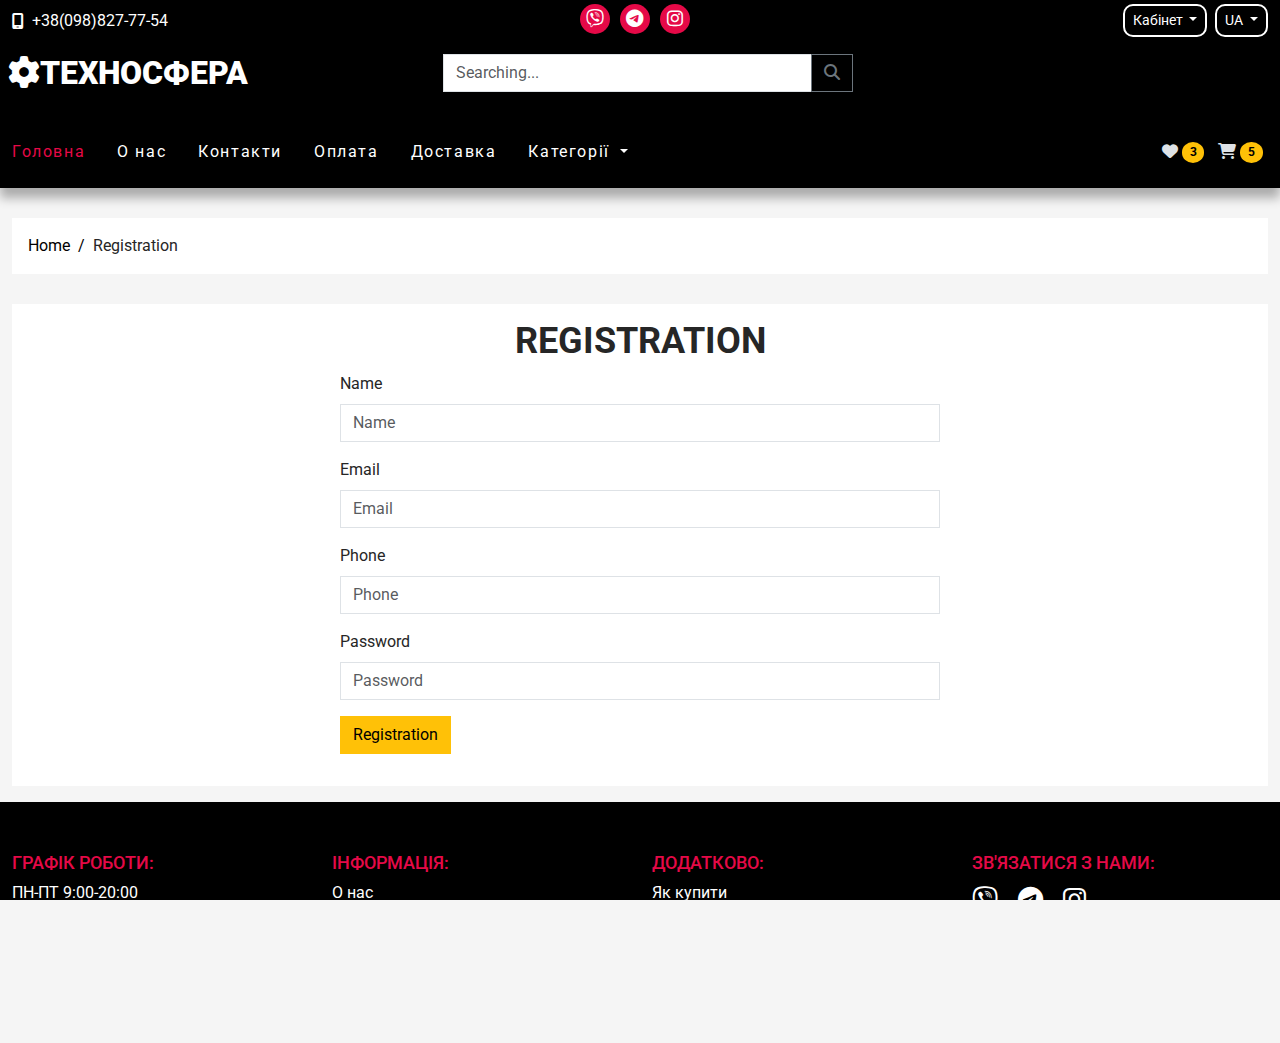
<file: register.html>
<!doctype html>
<html lang="en">

<head>
	<meta charset="utf-8">
	<meta name="viewport" content="width=device-width, initial-scale=1">
	<title>Техносфера</title>
	<link rel="preconnect" href="https://fonts.googleapis.com">
	<link rel="preconnect" href="https://fonts.gstatic.com" crossorigin>
	<link href="https://fonts.googleapis.com/css2?family=Roboto:wght@400;500;700&display=swap" rel="stylesheet">
	<link rel="stylesheet" href="https://cdn.jsdelivr.net/npm/bootstrap@5.3.0-alpha3/dist/css/bootstrap.min.css">
	<link rel="stylesheet" href="https://cdnjs.cloudflare.com/ajax/libs/font-awesome/6.4.0/css/all.min.css">
	<link rel="stylesheet" href="assets/owlcarousel/owl.carousel.min.css">
	<link rel="stylesheet" href="assets/owlcarousel/owl.theme.default.min.css">
	<link rel="stylesheet" href="assets/css/main.css">
	<link rel="shortcut icon" href="assets/img/favicon.ico" type="image/x-icon">
</head>

<body>

    <div class="wrapper">
        <header class="header">
            <!-- начало верхней части хедера -->
            <div class="header-top py-1">
                <div class="container-fluid">
                    <div class="row">
                        <div class="col-6 col-sm-4">
                            <div class="header-top-phone d-flex align-items-center h-100">
                                <i class="fa-solid fa-mobile-screen "></i> 
                                <a href="tel:+380988277754" class="ms-2"  >+38(098)827-77-54</a>
                            </div>
                        </div>
                        <div class="col-sm-4 d-none d-sm-block">
                            <ul class="social-icons d-flex justify-content-center">
                                <li>
                                    <a href="#">
                                        <i class="fa-brands fa-viber"></i>
                                    </a>
                                </li>
                                <li>
                                    <a href="#">
                                        <i class="fa-brands fa-telegram"></i>
                                    </a>
                                </li>
                                <li>
                                    <a href="#">
                                        <i class="fa-brands fa-instagram"></i>
                                    </a>
                                </li>
                            </ul>
                           
                        </div>

                        <div class="col-6 col-sm-4">
                            <div class="d-flex justify-content-end">
                                <div class="btn-group me-2">
                                    <div class="dropdown">
                                    <button class="btn btn-sm dropdown-toggle" type="button"
                                        data-bs-toggle="dropdown" aria-expanded="false">
                                        Кабінет
                                    </button>
                                    <ul class="dropdown-menu">
                                        <li>
                                            <a class="dropdown-item" href="#">Вхід</a>
                                        </li>
                                        <li>
                                            <a class="dropdown-item" href="#">Вихід</a>
                                        </li>
                                    </ul>
                                </div>
                            </div>

                            <div class="btn-group">
                                <div class="dropdown">
                                    <button class="btn btn-sm dropdown-toggle" type="button"
                                        data-bs-toggle="dropdown" aria-expanded="false">
                                        UA
                                    </button>
                                    <ul class="dropdown-menu">
                                        <li>
                                            <a class="dropdown-item" href="#">RU</a>
                                        </li>
                                        
                                    </ul>
                                </div>
                            </div>


                            
                            </div>
                        </div>
                    </div>
                </div>
            </div> 
<!-- конец верхней части хедера -->

<!-- начало средней части -->
            <div class="header-middle bg-black py-4">
                <div class="conatiner-fluid">
                    <div class="row">
                        <div class="col-md-4 ms-2">
                            <a href="index.html" class="header-logo h2"><i class="fa-solid fa-gear"></i>Техносфера</a>

                        </div>


                        <div class="col-md-4 mt-2 mt-md-0">
                            <form action="">
                                <div class="input-group ">
                                    <input type="text" class="form-control" name="s" placeholder="Searching..." aria-label="Searching..." aria-describedby="button-search">
                                    <button class="btn btn-outline-secondary" type="button" id="button-search"> <i class="fa-solid fa-magnifying-glass"></i></button>
                                  </div>
                            </form>
                        </div>


                    </div>
                </div>
            </div>

<!-- конец среднего хедера -->
        </header>
        <div class="header-bottom sticky-top" id="header-nav">
			<nav class="navbar navbar-expand-lg bg-black" data-bs-theme="dark">
				<div class="container-fluid">
					<button class="navbar-toggler" type="button" data-bs-toggle="offcanvas"
						data-bs-target="#offcanvasNavbar" aria-controls="offcanvasNavbar" aria-expanded="false"
						aria-label="Toggle navigation">
						<span class="navbar-toggler-icon"></span>
					</button>
					<div class="offcanvas offcanvas-start" id="offcanvasNavbar" tabindex="-1"
						aria-labelledby="offcanvasNavbarLabel">
						<div class="offcanvas-header">
							<h5 class="offcanvas-title" id="offcanvasNavbarLabel"></h5>
							<button type="button" class="btn-close" data-bs-dismiss="offcanvas"
								aria-label="Close"></button>
						</div>
						<div class="offcanvas-body">
							<ul class="navbar-nav">
								<li class="nav-item">
									<a class="nav-link active" aria-current="page" href="index.html">Головна</a>
								</li>
								<li class="nav-item">
									<a class="nav-link" href="#">О нас</a>
								</li>
								<li class="nav-item">
									<a class="nav-link" href="#">Контакти</a>
								</li>
								<li class="nav-item">
									<a class="nav-link" href="#">Оплата</a>
								</li>
								<li class="nav-item">
									<a class="nav-link" href="#">Доставка</a>
								</li>
								<li class="nav-item dropdown">
									<a class="nav-link dropdown-toggle" href="#" role="button" data-bs-toggle="dropdown"
										aria-expanded="false" data-bs-auto-close="outside">
										Категорії
									</a>
									<ul class="dropdown-menu dropdown-menu-end">
										<li>
											<a class="dropdown-item" href="category.html">Shoes</a>
										</li>
										<li>
											<a class="dropdown-item" href="category.html">Jeans</a>
										</li>
										<li class="nav-item dropend">
											<a class="dropdown-item dropdown-toggle" href="#" data-bs-toggle="dropdown"
												data-bs-auto-close="outside">Sportswear</a>
											<ul class="dropdown-menu dropdown-menu-end">
												<li>
													<a class="dropdown-item" href="category.html">Men's Sportswear</a>
												</li>
												<li>
													<a class="dropdown-item" href="category.html">Women's Sportswear</a>
												</li>
												<li>
													<a class="dropdown-item" href="category.html">Baby's Sportswear</a>
												</li>
											</ul>
										</li>
										<li>
											<a class="dropdown-item" href="category.html">Coat</a>
										</li>
										<li>
											<a class="dropdown-item" href="category.html">Shirts</a>
										</li>
									</ul>
								</li>
                                
							</ul>
						</div>
					</div>

					<div>
						<a href="#" class="btn p-1">
							<i class="fa-solid fa-heart"></i>
							<span class="badge text-bg-warning cart-badge bg-warning rounded-circle">3</span>
						</a>

						<button class="btn p-1" id="cart-open" type="button" data-bs-toggle="offcanvas2"
							data-bs-target="#offcanvasCart" aria-controls="offcanvasCart">
							<i class="fa-solid fa-cart-shopping"></i>
							<span class="badge text-bg-warning cart-badge bg-warning rounded-circle">5</span>
						</button>
					</div>

				</div>
			</nav>
		</div>
		<!-- ./header-bottom -->


        <div class="offcanvas offcanvas-end" tabindex="-1" id="offcanvasCart" aria-labelledby="offcanvasCartLabel">
			<div class="offcanvas-header">
				<h5 class="offcanvas-title" id="offcanvasCartLabel">Cart</h5>
				<button type="button" class="btn-close" data-bs-dismiss="offcanvas" aria-label="Close"></button>
			</div>
			<div class="offcanvas-body">
				<div class="table-responsive">
					<table class="table offcanvasCart-table">
						<tbody>
							<tr>
								<td class="product-img-td"><a href="#"><img src="assets/img/products/1.jpg" alt=""></a>
								</td>
								<td><a href="#">Product 1 Lorem ipsum dolor, sit amet consectetur adipisicing.</a></td>
								<td>$65</td>
								<td>&times;1</td>
								<td><button class="btn btn-danger"><i class="fa-regular fa-circle-xmark"></i></button>
								</td>
							</tr>
							<tr>
								<td class="product-img-td"><a href="#"><img src="assets/img/products/2.jpg" alt=""></a>
								</td>
								<td><a href="#">Product 2</a></td>
								<td>$80</td>
								<td>&times;2</td>
								<td><button class="btn btn-danger"><i class="fa-regular fa-circle-xmark"></i></button>
								</td>
							</tr>
							<tr>
								<td class="product-img-td"><a href="#"><img src="assets/img/products/3.jpg" alt=""></a>
								</td>
								<td><a href="#">Product 3</a></td>
								<td>$100</td>
								<td>&times;1</td>
								<td><button class="btn btn-danger"><i class="fa-regular fa-circle-xmark"></i></button>
								</td>
							</tr>
						</tbody>
						<tfoot>
							<tr>
								<td colspan="4" class="text-end">Total:</td>
								<td>$325</td>
							</tr>
						</tfoot>
					</table>
				</div>

				<div class="text-end mt-3">
					<a href="#" class="btn btn-outline-warning">Cart</a>
					<a href="#" class="btn btn-outline-secondary">Checkout</a>
				</div>

			</div>
		</div>





<!-- ./header-bottom -->

<main class="main">

    <div class="container-fluid">
        <div class="row">
            <div class="col-12">
                <nav class="breadcrumbs">
                    <ul>
                        <li><a href="index.html">Home</a></li>
                        <li><span>Registration</span></li>
                    </ul>
                </nav>
            </div>
        </div>
    </div>

    <div class="container-fluid mb-3">
        <div class="row">
            <div class="col-12">

                <div class="page-register bg-white p-3">
                    <h1 class="section-title h3"><span>Registration</span></h1>

                    <div class="row">
                        <div class="col-md-6 offset-md-3">
                            <form action="" class="needs-validation" novalidate>
                                <div class="mb-3">
                                    <label for="name" class="form-label required">Name</label>
                                    <input type="text" class="form-control" id="name" placeholder="Name"
                                        required>
                                    <div class="invalid-feedback">
                                        Name is required
                                    </div>
                                </div>

                                <div class="mb-3">
                                    <label for="email" class="form-label required">Email</label>
                                    <input type="email" class="form-control" id="email" placeholder="Email"
                                        required>
                                    <div class="invalid-feedback">
                                        Please, provide a valid email
                                    </div>
                                </div>

                                <div class="mb-3">
                                    <label for="phone" class="form-label required">Phone</label>
                                    <input type="tel" class="form-control" id="phone" placeholder="Phone"
                                        required>
                                    <div class="invalid-feedback">
                                        Phone is required
                                    </div>
                                </div>

                                <div class="mb-3">
                                    <label for="password" class="form-label required">Password</label>
                                    <input type="password" class="form-control" id="password"
                                        placeholder="Password" required>
                                    <div class="invalid-feedback">
                                        Password is required
                                    </div>
                                </div>

                                <div class="mb-3">
                                    <button type="submit" class="btn btn-warning">Registration</button>
                                </div>

                            </form>
                        </div>
                    </div>

                </div>

            </div>
        </div>
    </div>

</main>










        <footer class="footer" id="footer">
			<div class="container-fluid">
				<div class="row">
					<div class="col-md-3 col-6">
						<h4>Графік роботи:</h4>
						<ul class="list-unstyled">
							<li>ПН-ПТ 9:00-20:00</li>
							<li>СБ-НД 9:00-18:00</li>
							<li><a href="tel:+380988277754">+38(098)827-77-54</a></li>
							<li><a href="mailto:tehnosphera.com.ua@gmail.com">Відправити лист</a></li>
						</ul>
					</div>




					<div class="col-md-3 col-6">
						<h4>ІНФОРМАЦІЯ:</h4>
						<ul class="list-unstyled">
							<li><a href="#">О нас</a></li>
							<li><a href="#">Повернення</a></li>
							<li><a href="#">Оплата</a></li>
							<li><a href="#">Доставка</a></li>
						</ul>
					</div>

					<div class="col-md-3 col-6">
						<h4>ДОДАТКОВО:</h4>
						<ul class="list-unstyled">
							<li><a href="#">Як купити</a></li>
                            <li><a href="#">Політика конфіденційності</a></li>
                            <li><a href="#">Умови та положення</a></li>
                            <li><a href="#">Допомога</a></li>
						</ul>
					</div>

					<div class="col-md-3 col-6">
						<h4>Зв'язатися з нами:</h4>
						<ul class="footer-icons">
							<li><a href="#"><i class="fa-brands fa-viber"></i></a></li>
							<li><a href="#"><i class="fa-brands fa-telegram"></i></a></li>
							<li><a href="#"><i class="fa-brands fa-instagram"></i></a></li>
						</ul>
					</div>
				</div>
			</div>
		</footer>
    </div>

    


    
	<script src="https://cdnjs.cloudflare.com/ajax/libs/jquery/3.6.4/jquery.min.js"></script>
	<script src="https://cdn.jsdelivr.net/npm/bootstrap@5.3.0-alpha3/dist/js/bootstrap.bundle.min.js"></script>
	<script src="assets/owlcarousel/owl.carousel.min.js"></script>
	<script src="assets/js/main.js"></script>
</body>

</html>
</file>
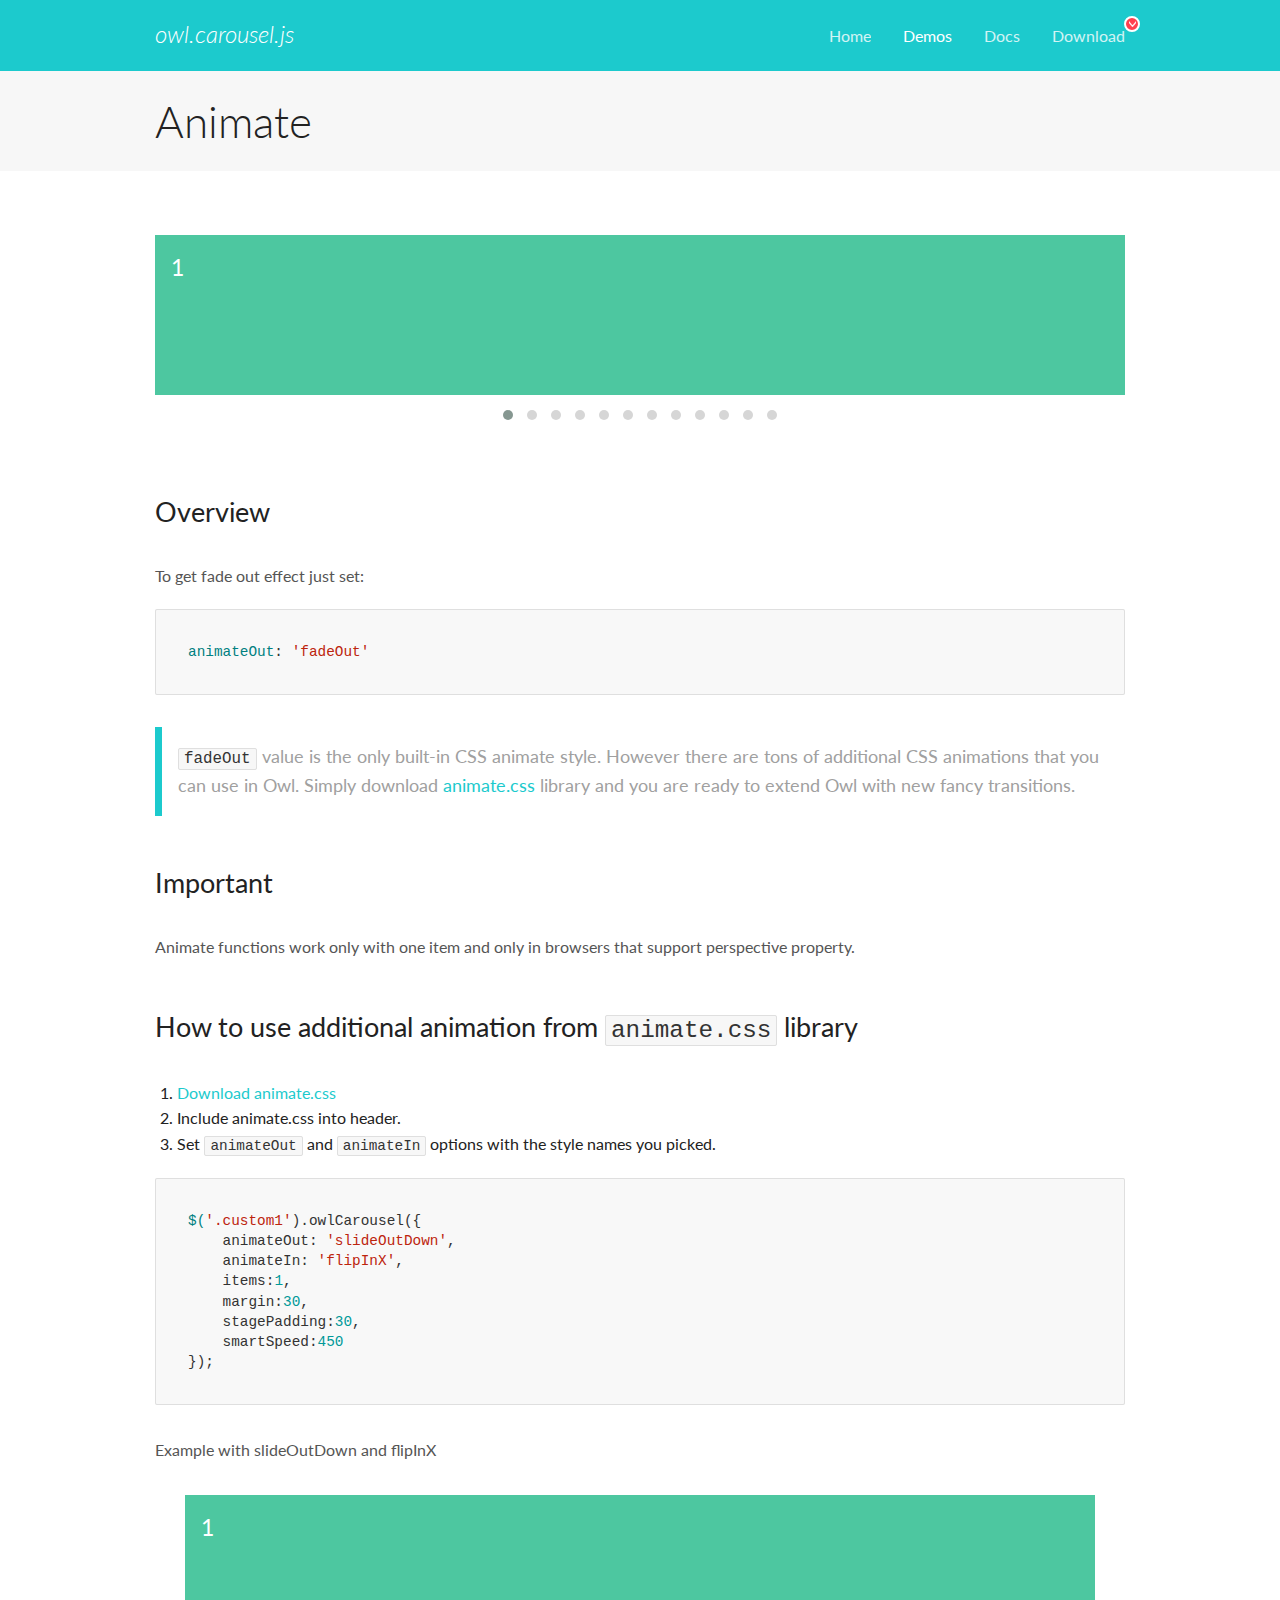
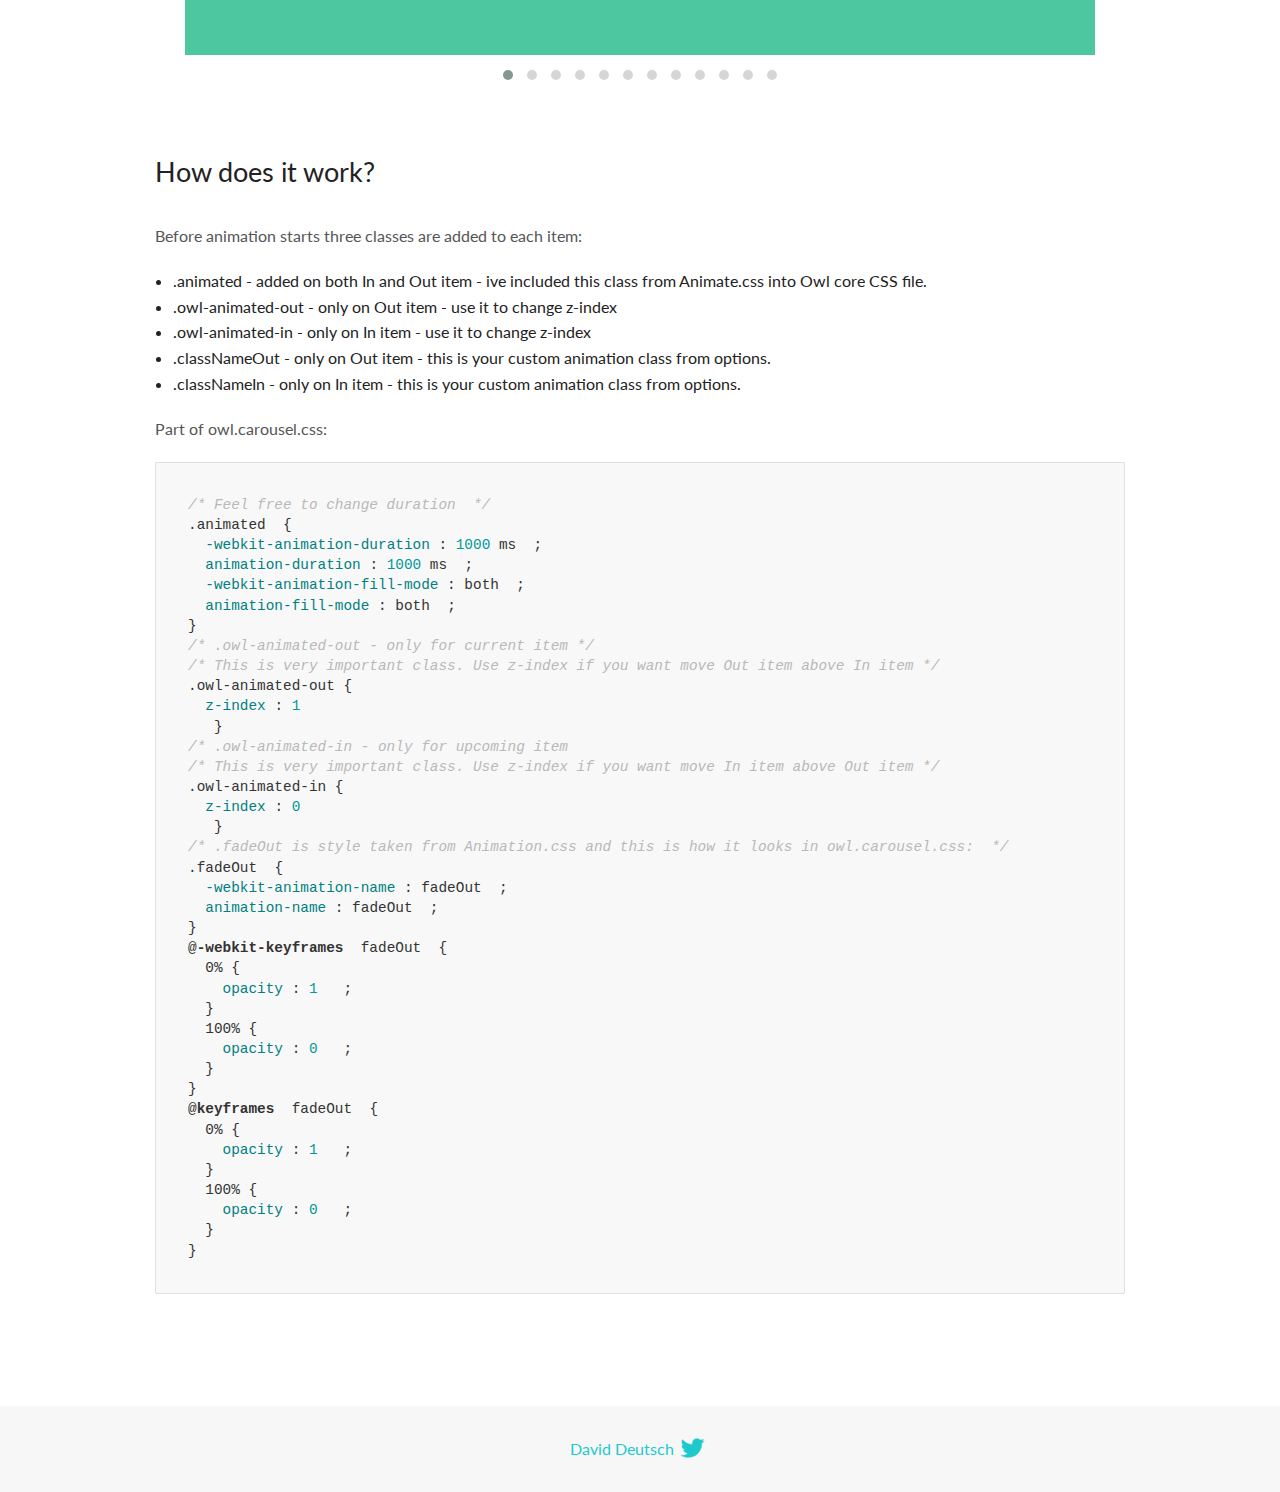
<file: assets/OwlCarousel2-2.3.4/docs/demos/animate.html>
<!DOCTYPE html>
<html lang="en">
  <head>

    <!-- head -->
    <meta charset="utf-8">
    <meta name="msapplication-tap-highlight" content="no" />
    <meta name="viewport" content="width=device-width, initial-scale=1.0" />
    <meta name="description" content="Animate carousel">
    <meta name="author" content="David Deutsch">
    <title>
      Animate Demo | Owl Carousel | 2.3.4
    </title>

    <!-- Stylesheets -->
    <link href='https://fonts.googleapis.com/css?family=Lato:300,400,700,400italic,300italic' rel='stylesheet' type='text/css'>
    <link rel="stylesheet" href="../assets/css/docs.theme.min.css">

    <!-- Owl Stylesheets -->
    <link rel="stylesheet" href="../assets/owlcarousel/assets/owl.carousel.min.css">
    <link rel="stylesheet" href="../assets/owlcarousel/assets/owl.theme.default.min.css">

    <!-- HTML5 shim and Respond.js IE8 support of HTML5 elements and media queries -->

    <!--[if lt IE 9]>
      <script src="https://oss.maxcdn.com/libs/html5shiv/3.7.0/html5shiv.js"></script>
      <script src="https://oss.maxcdn.com/libs/respond.js/1.3.0/respond.min.js"></script>
    <![endif]-->

    <!-- Favicons -->
    <link rel="apple-touch-icon-precomposed" sizes="144x144" href="../assets/ico/apple-touch-icon-144-precomposed.png">
    <link rel="shortcut icon" href="../assets/ico/favicon.png">
    <link rel="shortcut icon" href="favicon.ico">

    <!-- Yeah i know js should not be in header. Its required for demos.-->

    <!-- javascript -->
    <script src="../assets/vendors/jquery.min.js"></script>
    <script src="../assets/owlcarousel/owl.carousel.js"></script>
  </head>
  <body>

    <!-- header -->
    <header class="header">
      <div class="row">
        <div class="large-12 columns">
          <div class="brand left">
            <h3>
              <a href="/OwlCarousel2/">owl.carousel.js</a> 
            </h3>
          </div>
          <a id="toggle-nav" class="right">
            <span></span> <span></span> <span></span> 
          </a> 
          <div class="nav-bar">
            <ul class="clearfix">
              <li> <a href="/OwlCarousel2/index.html">Home</a>  </li>
              <li class="active">
                <a href="/OwlCarousel2/demos/demos.html">Demos</a> 
              </li>
              <li> <a href="/OwlCarousel2/docs/started-welcome.html">Docs</a>  </li>
              <li>
                <a href="https://github.com/OwlCarousel2/OwlCarousel2/archive/2.3.4.zip">Download</a> 
                <span class="download"></span> 
              </li>
            </ul>
          </div>
        </div>
      </div>
    </header>

    <!-- title -->
    <section class="title">
      <div class="row">
        <div class="large-12 columns">
          <h1>Animate</h1>
        </div>
      </div>
    </section>

    <!--  Demos -->
    <section id="demos">
      <div class="row">
        <div class="large-12 columns">
          <div class="fadeOut owl-carousel owl-theme">
            <div class="item">
              <h4>1</h4>
            </div>
            <div class="item">
              <h4>2</h4>
            </div>
            <div class="item">
              <h4>3</h4>
            </div>
            <div class="item">
              <h4>4</h4>
            </div>
            <div class="item">
              <h4>5</h4>
            </div>
            <div class="item">
              <h4>6</h4>
            </div>
            <div class="item">
              <h4>7</h4>
            </div>
            <div class="item">
              <h4>8</h4>
            </div>
            <div class="item">
              <h4>9</h4>
            </div>
            <div class="item">
              <h4>10</h4>
            </div>
            <div class="item">
              <h4>11</h4>
            </div>
            <div class="item">
              <h4>12</h4>
            </div>
          </div>
          <h3 id="overview">Overview</h3>
          <p>To get fade out effect just set:</p>
          <pre><code>animateOut: &#39;fadeOut&#39;</code></pre>
          <blockquote>
            <p><code>fadeOut</code> value is the only built-in CSS animate style. However there are tons of additional CSS animations that you can use in Owl. Simply download
              <a href="https://daneden.github.io/animate.css/">animate.css</a>  library and you are ready to extend Owl with new fancy transitions.</p>
          </blockquote>
          <h3 id="important">Important</h3>
          <p>Animate functions work only with one item and only in browsers that support perspective property.</p>
          <h3 id="how-to-use-additional-animation-from-animate-css-library">How to use additional animation from <code>animate.css</code> library</h3>
          <ol>
            <li> <a href="https://daneden.github.io/animate.css/">Download animate.css</a>  </li>
            <li>Include animate.css into header.</li>
            <li>Set <code>animateOut</code> and <code>animateIn</code> options with the style names you picked.</li>
          </ol>
          <pre><code>$(&#39;.custom1&#39;).owlCarousel({
    animateOut: &#39;slideOutDown&#39;,
    animateIn: &#39;flipInX&#39;,
    items:1,
    margin:30,
    stagePadding:30,
    smartSpeed:450
});</code></pre>
          <p>Example with slideOutDown and flipInX</p>
          <div class="custom1 owl-carousel owl-theme">
            <div class="item">
              <h4>1</h4>
            </div>
            <div class="item">
              <h4>2</h4>
            </div>
            <div class="item">
              <h4>3</h4>
            </div>
            <div class="item">
              <h4>4</h4>
            </div>
            <div class="item">
              <h4>5</h4>
            </div>
            <div class="item">
              <h4>6</h4>
            </div>
            <div class="item">
              <h4>7</h4>
            </div>
            <div class="item">
              <h4>8</h4>
            </div>
            <div class="item">
              <h4>9</h4>
            </div>
            <div class="item">
              <h4>10</h4>
            </div>
            <div class="item">
              <h4>11</h4>
            </div>
            <div class="item">
              <h4>12</h4>
            </div>
          </div>
          <h3 id="how-does-it-work-">How does it work?</h3>
          <p>Before animation starts three classes are added to each item:</p>
          <ul>
            <li>.animated - added on both In and Out item - ive included this class from Animate.css into Owl core CSS file.</li>
            <li>.owl-animated-out - only on Out item - use it to change z-index</li>
            <li>.owl-animated-in - only on In item - use it to change z-index</li>
            <li>.classNameOut - only on Out item - this is your custom animation class from options.</li>
            <li>.classNameIn - only on In item - this is your custom animation class from options.</li>
          </ul>
          <p>Part of owl.carousel.css:</p>
          <pre><code class="language-css"><span class="comment">/* Feel free to change duration  */</span> 
<span class="class">.animated</span>  <span class="rules">{
  <span class="rule"><span class="attribute">-webkit-animation-duration</span> :<span class="value"> <span class="number">1000</span> ms</span> </span> ;
  <span class="rule"><span class="attribute">animation-duration</span> :<span class="value"> <span class="number">1000</span> ms</span> </span> ;
  <span class="rule"><span class="attribute">-webkit-animation-fill-mode</span> :<span class="value"> both</span> </span> ;
  <span class="rule"><span class="attribute">animation-fill-mode</span> :<span class="value"> both</span> </span> ;
<span class="rule">}</span> </span> 
<span class="comment">/* .owl-animated-out - only for current item */</span> 
<span class="comment">/* This is very important class. Use z-index if you want move Out item above In item */</span> 
<span class="class">.owl-animated-out</span> <span class="rules">{
  <span class="rule"><span class="attribute">z-index</span> :<span class="value"> <span class="number">1</span> 
</span> </span> </span> }
<span class="comment">/* .owl-animated-in - only for upcoming item
/* This is very important class. Use z-index if you want move In item above Out item */</span> 
<span class="class">.owl-animated-in</span> <span class="rules">{
  <span class="rule"><span class="attribute">z-index</span> :<span class="value"> <span class="number">0</span> 
</span> </span> </span> }
<span class="comment">/* .fadeOut is style taken from Animation.css and this is how it looks in owl.carousel.css:  */</span> 
<span class="class">.fadeOut</span>  <span class="rules">{
  <span class="rule"><span class="attribute">-webkit-animation-name</span> :<span class="value"> fadeOut</span> </span> ;
  <span class="rule"><span class="attribute">animation-name</span> :<span class="value"> fadeOut</span> </span> ;
<span class="rule">}</span> </span> 
<span class="at_rule">@<span class="keyword">-webkit-keyframes</span>  fadeOut </span> {
  0% <span class="rules">{
    <span class="rule"><span class="attribute">opacity</span> :<span class="value"> <span class="number">1</span> </span> </span> ;
  <span class="rule">}</span> </span> 
  100% <span class="rules">{
    <span class="rule"><span class="attribute">opacity</span> :<span class="value"> <span class="number">0</span> </span> </span> ;
  <span class="rule">}</span> </span> 
}
<span class="at_rule">@<span class="keyword">keyframes</span>  fadeOut </span> {
  0% <span class="rules">{
    <span class="rule"><span class="attribute">opacity</span> :<span class="value"> <span class="number">1</span> </span> </span> ;
  <span class="rule">}</span> </span> 
  100% <span class="rules">{
    <span class="rule"><span class="attribute">opacity</span> :<span class="value"> <span class="number">0</span> </span> </span> ;
  <span class="rule">}</span> </span> 
}</code></pre>
          <link rel="stylesheet" href="../assets/css/animate.css">
          <script>
            jQuery(document).ready(function($) {
              $('.fadeOut').owlCarousel({
                items: 1,
                animateOut: 'fadeOut',
                loop: true,
                margin: 10,
              });
              $('.custom1').owlCarousel({
                animateOut: 'slideOutDown',
                animateIn: 'flipInX',
                items: 1,
                margin: 30,
                stagePadding: 30,
                smartSpeed: 450
              });
            });
          </script>
        </div>
      </div>
    </section>

    <!-- footer -->
    <footer class="footer">
      <div class="row">
        <div class="large-12 columns">
          <h5>
            <a href="/OwlCarousel2/docs/support-contact.html">David Deutsch</a> 
            <a id="custom-tweet-button" href="https://twitter.com/share?url=https://github.com/OwlCarousel2/OwlCarousel2&text=Owl Carousel - This is so awesome! " target="_blank"></a> 
          </h5>
        </div>
      </div>
    </footer>

    <!-- vendors -->
    <script src="../assets/vendors/highlight.js"></script>
    <script src="../assets/js/app.js"></script>
  </body>
</html>
</file>
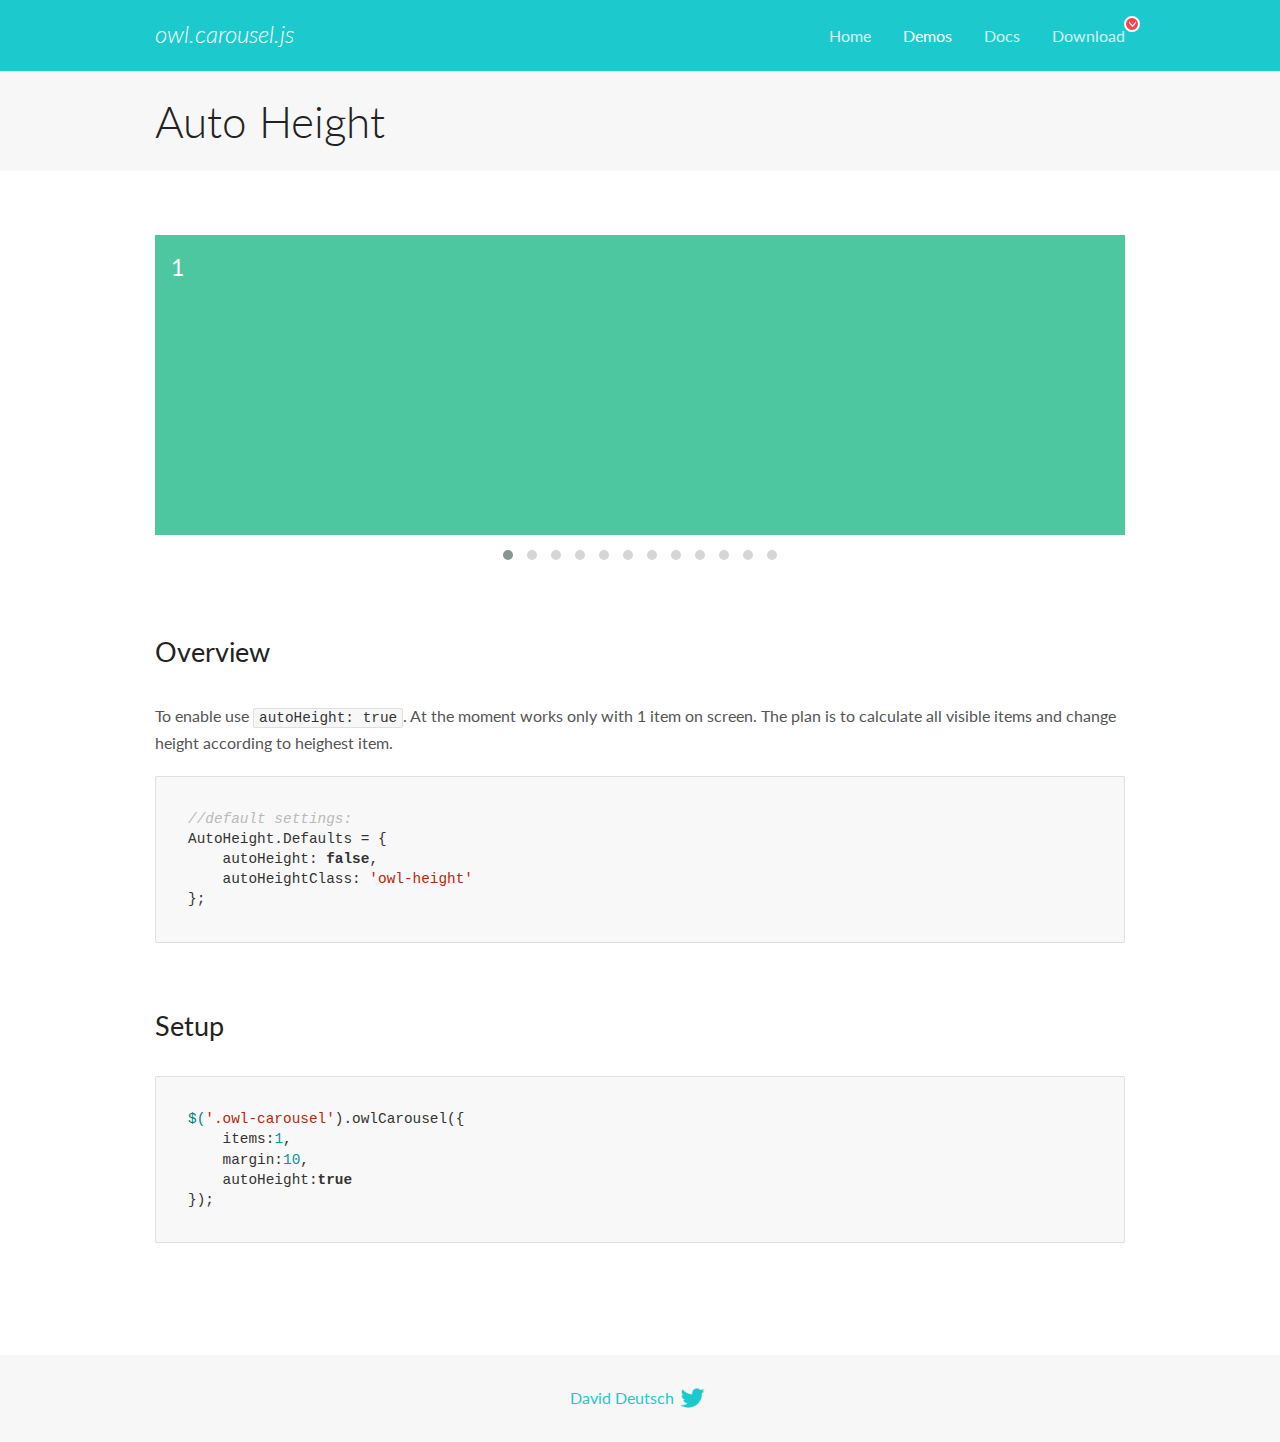
<file: assets/OwlCarousel2-2.3.4/docs/demos/autoheight.html>
<!DOCTYPE html>
<html lang="en">
  <head>

    <!-- head -->
    <meta charset="utf-8">
    <meta name="msapplication-tap-highlight" content="no" />
    <meta name="viewport" content="width=device-width, initial-scale=1.0" />
    <meta name="description" content="autoHeight usage demo">
    <meta name="author" content="David Deutsch">
    <title>
      Auto Height Demo | Owl Carousel | 2.3.4
    </title>

    <!-- Stylesheets -->
    <link href='https://fonts.googleapis.com/css?family=Lato:300,400,700,400italic,300italic' rel='stylesheet' type='text/css'>
    <link rel="stylesheet" href="../assets/css/docs.theme.min.css">

    <!-- Owl Stylesheets -->
    <link rel="stylesheet" href="../assets/owlcarousel/assets/owl.carousel.min.css">
    <link rel="stylesheet" href="../assets/owlcarousel/assets/owl.theme.default.min.css">

    <!-- HTML5 shim and Respond.js IE8 support of HTML5 elements and media queries -->

    <!--[if lt IE 9]>
      <script src="https://oss.maxcdn.com/libs/html5shiv/3.7.0/html5shiv.js"></script>
      <script src="https://oss.maxcdn.com/libs/respond.js/1.3.0/respond.min.js"></script>
    <![endif]-->

    <!-- Favicons -->
    <link rel="apple-touch-icon-precomposed" sizes="144x144" href="../assets/ico/apple-touch-icon-144-precomposed.png">
    <link rel="shortcut icon" href="../assets/ico/favicon.png">
    <link rel="shortcut icon" href="favicon.ico">

    <!-- Yeah i know js should not be in header. Its required for demos.-->

    <!-- javascript -->
    <script src="../assets/vendors/jquery.min.js"></script>
    <script src="../assets/owlcarousel/owl.carousel.js"></script>
  </head>
  <body>

    <!-- header -->
    <header class="header">
      <div class="row">
        <div class="large-12 columns">
          <div class="brand left">
            <h3>
              <a href="/OwlCarousel2/">owl.carousel.js</a> 
            </h3>
          </div>
          <a id="toggle-nav" class="right">
            <span></span> <span></span> <span></span> 
          </a> 
          <div class="nav-bar">
            <ul class="clearfix">
              <li> <a href="/OwlCarousel2/index.html">Home</a>  </li>
              <li class="active">
                <a href="/OwlCarousel2/demos/demos.html">Demos</a> 
              </li>
              <li> <a href="/OwlCarousel2/docs/started-welcome.html">Docs</a>  </li>
              <li>
                <a href="https://github.com/OwlCarousel2/OwlCarousel2/archive/2.3.4.zip">Download</a> 
                <span class="download"></span> 
              </li>
            </ul>
          </div>
        </div>
      </div>
    </header>

    <!-- title -->
    <section class="title">
      <div class="row">
        <div class="large-12 columns">
          <h1>Auto Height</h1>
        </div>
      </div>
    </section>

    <!--  Demos -->
    <section id="demos">
      <div class="row">
        <div class="large-12 columns">
          <div class="owl-carousel owl-theme">
            <div class="item" style="height:300px">
              <h4>1</h4>
            </div>
            <div class="item" style="height:100px">
              <h4>2</h4>
            </div>
            <div class="item" style="height:500px">
              <h4>3</h4>
            </div>
            <div class="item" style="height:250px">
              <h4>4</h4>
            </div>
            <div class="item" style="height:400px">
              <h4>5</h4>
            </div>
            <div class="item" style="height:500px">
              <h4>6</h4>
            </div>
            <div class="item" style="height:600px">
              <h4>7</h4>
            </div>
            <div class="item" style="height:400px">
              <h4>8</h4>
            </div>
            <div class="item" style="height:300px">
              <h4>9</h4>
            </div>
            <div class="item" style="height:350px">
              <h4>10</h4>
            </div>
            <div class="item" style="height:200px">
              <h4>11</h4>
            </div>
            <div class="item" style="height:150px">
              <h4>12</h4>
            </div>
          </div>
          <h3 id="overview">Overview</h3>
          <p>To enable use <code>autoHeight: true</code>. At the moment works only with 1 item on screen. The plan is to calculate all visible items and change height according to heighest item.</p>
          <pre><code>//default settings:
AutoHeight.Defaults = {
    autoHeight: false,
    autoHeightClass: &#39;owl-height&#39;
};</code></pre>
          <h3 id="setup">Setup</h3>
          <pre><code>$(&#39;.owl-carousel&#39;).owlCarousel({
    items:1,
    margin:10,
    autoHeight:true
});</code></pre>
          <script>
            $(document).ready(function() {
              $('.owl-carousel').owlCarousel({
                items: 1,
                margin: 10,
                autoHeight: true
              });
            })
          </script>
        </div>
      </div>
    </section>

    <!-- footer -->
    <footer class="footer">
      <div class="row">
        <div class="large-12 columns">
          <h5>
            <a href="/OwlCarousel2/docs/support-contact.html">David Deutsch</a> 
            <a id="custom-tweet-button" href="https://twitter.com/share?url=https://github.com/OwlCarousel2/OwlCarousel2&text=Owl Carousel - This is so awesome! " target="_blank"></a> 
          </h5>
        </div>
      </div>
    </footer>

    <!-- vendors -->
    <script src="../assets/vendors/highlight.js"></script>
    <script src="../assets/js/app.js"></script>
  </body>
</html>
</file>
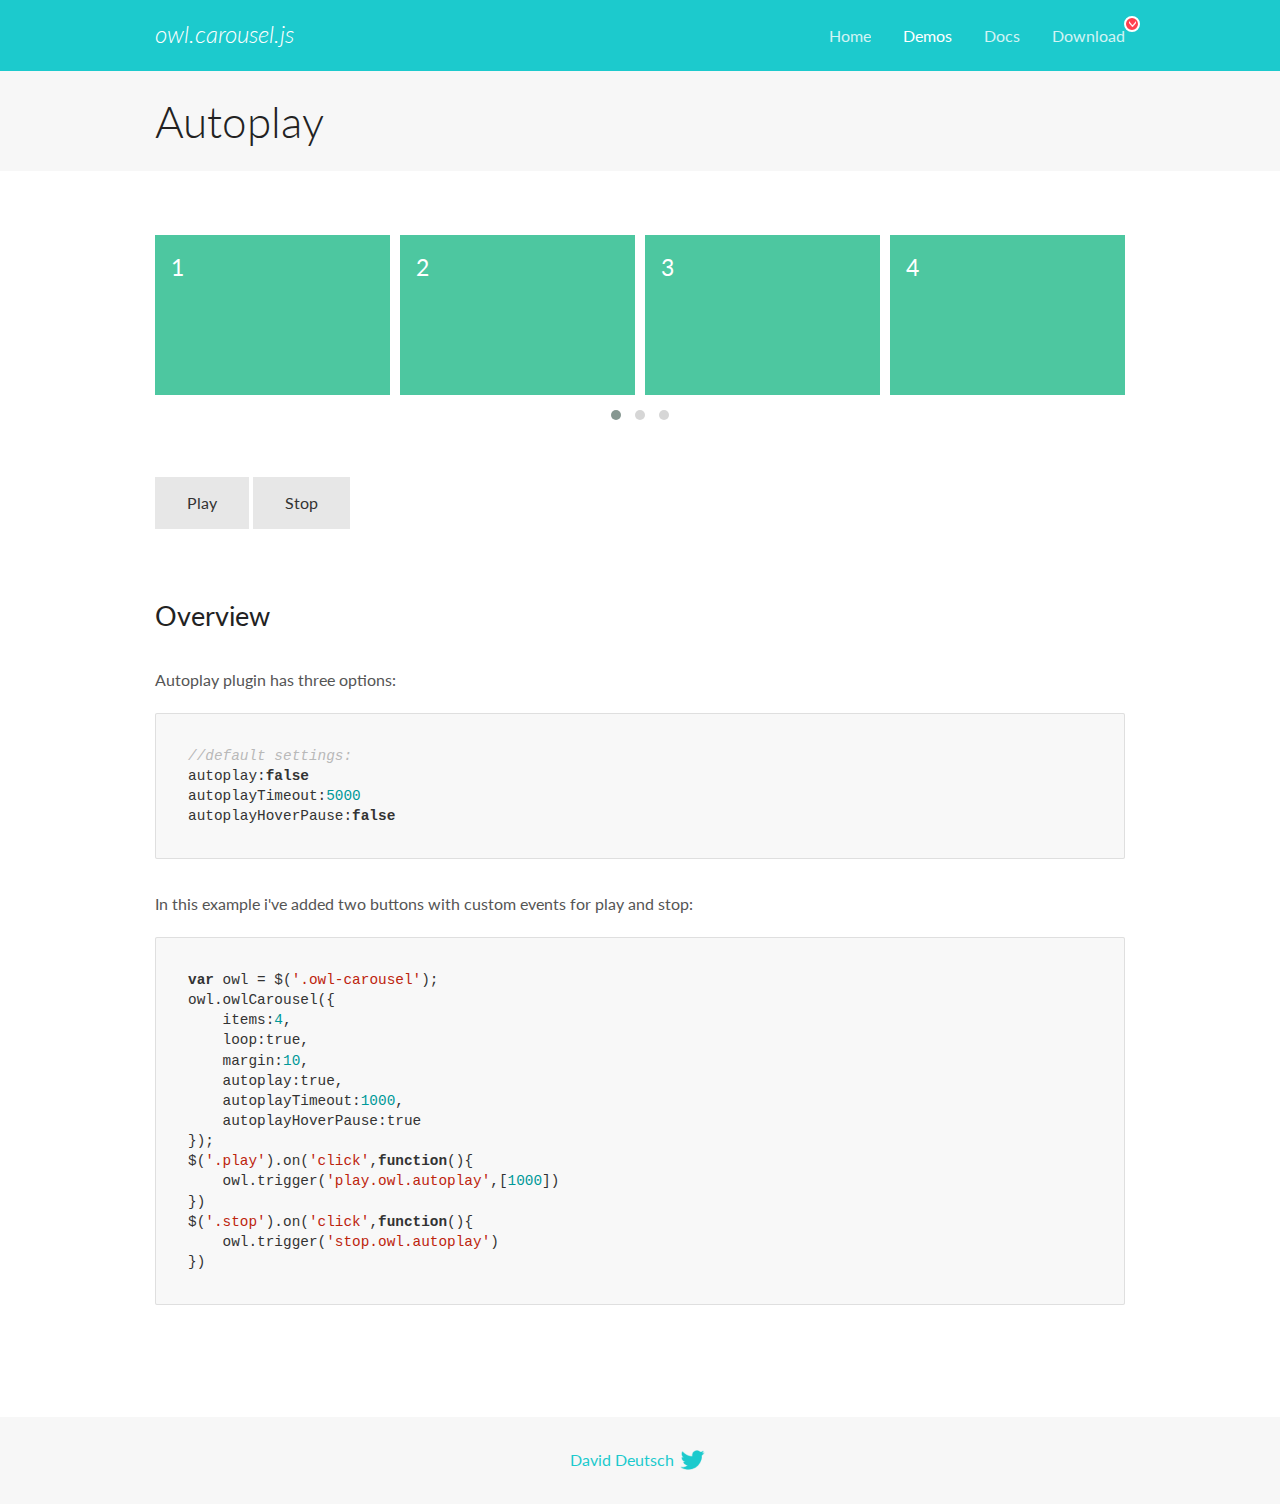
<file: assets/OwlCarousel2-2.3.4/docs/demos/autoplay.html>
<!DOCTYPE html>
<html lang="en">
  <head>

    <!-- head -->
    <meta charset="utf-8">
    <meta name="msapplication-tap-highlight" content="no" />
    <meta name="viewport" content="width=device-width, initial-scale=1.0" />
    <meta name="description" content="Autoplay usage demo">
    <meta name="author" content="David Deutsch">
    <title>
      Autoplay Demo | Owl Carousel | 2.3.4
    </title>

    <!-- Stylesheets -->
    <link href='https://fonts.googleapis.com/css?family=Lato:300,400,700,400italic,300italic' rel='stylesheet' type='text/css'>
    <link rel="stylesheet" href="../assets/css/docs.theme.min.css">

    <!-- Owl Stylesheets -->
    <link rel="stylesheet" href="../assets/owlcarousel/assets/owl.carousel.min.css">
    <link rel="stylesheet" href="../assets/owlcarousel/assets/owl.theme.default.min.css">

    <!-- HTML5 shim and Respond.js IE8 support of HTML5 elements and media queries -->

    <!--[if lt IE 9]>
      <script src="https://oss.maxcdn.com/libs/html5shiv/3.7.0/html5shiv.js"></script>
      <script src="https://oss.maxcdn.com/libs/respond.js/1.3.0/respond.min.js"></script>
    <![endif]-->

    <!-- Favicons -->
    <link rel="apple-touch-icon-precomposed" sizes="144x144" href="../assets/ico/apple-touch-icon-144-precomposed.png">
    <link rel="shortcut icon" href="../assets/ico/favicon.png">
    <link rel="shortcut icon" href="favicon.ico">

    <!-- Yeah i know js should not be in header. Its required for demos.-->

    <!-- javascript -->
    <script src="../assets/vendors/jquery.min.js"></script>
    <script src="../assets/owlcarousel/owl.carousel.js"></script>
  </head>
  <body>

    <!-- header -->
    <header class="header">
      <div class="row">
        <div class="large-12 columns">
          <div class="brand left">
            <h3>
              <a href="/OwlCarousel2/">owl.carousel.js</a> 
            </h3>
          </div>
          <a id="toggle-nav" class="right">
            <span></span> <span></span> <span></span> 
          </a> 
          <div class="nav-bar">
            <ul class="clearfix">
              <li> <a href="/OwlCarousel2/index.html">Home</a>  </li>
              <li class="active">
                <a href="/OwlCarousel2/demos/demos.html">Demos</a> 
              </li>
              <li> <a href="/OwlCarousel2/docs/started-welcome.html">Docs</a>  </li>
              <li>
                <a href="https://github.com/OwlCarousel2/OwlCarousel2/archive/2.3.4.zip">Download</a> 
                <span class="download"></span> 
              </li>
            </ul>
          </div>
        </div>
      </div>
    </header>

    <!-- title -->
    <section class="title">
      <div class="row">
        <div class="large-12 columns">
          <h1>Autoplay</h1>
        </div>
      </div>
    </section>

    <!--  Demos -->
    <section id="demos">
      <div class="row">
        <div class="large-12 columns">
          <div class="owl-carousel owl-theme">
            <div class="item">
              <h4>1</h4>
            </div>
            <div class="item">
              <h4>2</h4>
            </div>
            <div class="item">
              <h4>3</h4>
            </div>
            <div class="item">
              <h4>4</h4>
            </div>
            <div class="item">
              <h4>5</h4>
            </div>
            <div class="item">
              <h4>6</h4>
            </div>
            <div class="item">
              <h4>7</h4>
            </div>
            <div class="item">
              <h4>8</h4>
            </div>
            <div class="item">
              <h4>9</h4>
            </div>
            <div class="item">
              <h4>10</h4>
            </div>
            <div class="item">
              <h4>11</h4>
            </div>
            <div class="item">
              <h4>12</h4>
            </div>
          </div>
          <a class="button secondary play">Play</a> 
          <a class="button secondary stop">Stop</a> 
          <h3 id="overview">Overview</h3>
          <p>Autoplay plugin has three options:</p>
          <pre><code>//default settings:
autoplay:false
autoplayTimeout:5000
autoplayHoverPause:false</code></pre>
          <p>In this example i&#39;ve added two buttons with custom events for play and stop:</p>
          <pre><code>var owl = $(&#39;.owl-carousel&#39;);
owl.owlCarousel({
    items:4,
    loop:true,
    margin:10,
    autoplay:true,
    autoplayTimeout:1000,
    autoplayHoverPause:true
});
$(&#39;.play&#39;).on(&#39;click&#39;,function(){
    owl.trigger(&#39;play.owl.autoplay&#39;,[1000])
})
$(&#39;.stop&#39;).on(&#39;click&#39;,function(){
    owl.trigger(&#39;stop.owl.autoplay&#39;)
})</code></pre>
          <script>
            $(document).ready(function() {
              var owl = $('.owl-carousel');
              owl.owlCarousel({
                items: 4,
                loop: true,
                margin: 10,
                autoplay: true,
                autoplayTimeout: 1000,
                autoplayHoverPause: true
              });
              $('.play').on('click', function() {
                owl.trigger('play.owl.autoplay', [1000])
              })
              $('.stop').on('click', function() {
                owl.trigger('stop.owl.autoplay')
              })
            })
          </script>
        </div>
      </div>
    </section>

    <!-- footer -->
    <footer class="footer">
      <div class="row">
        <div class="large-12 columns">
          <h5>
            <a href="/OwlCarousel2/docs/support-contact.html">David Deutsch</a> 
            <a id="custom-tweet-button" href="https://twitter.com/share?url=https://github.com/OwlCarousel2/OwlCarousel2&text=Owl Carousel - This is so awesome! " target="_blank"></a> 
          </h5>
        </div>
      </div>
    </footer>

    <!-- vendors -->
    <script src="../assets/vendors/highlight.js"></script>
    <script src="../assets/js/app.js"></script>
  </body>
</html>
</file>
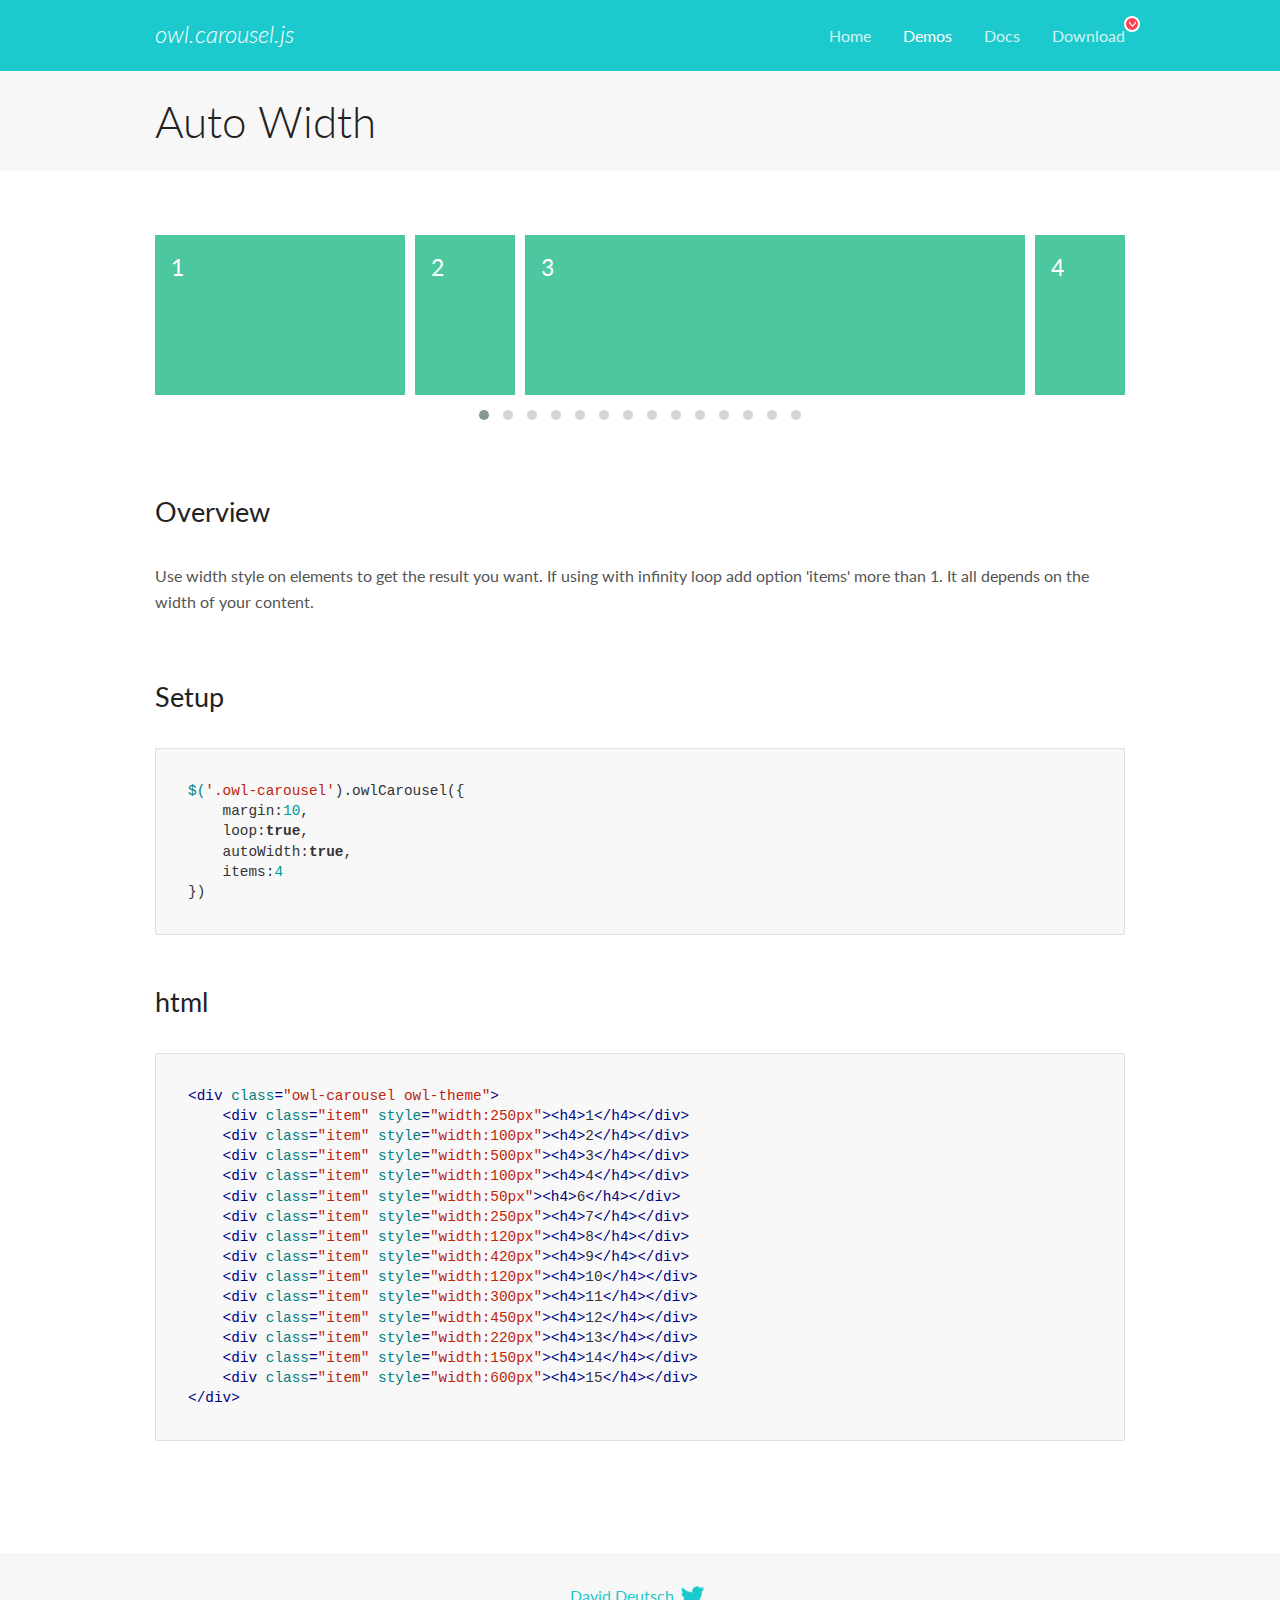
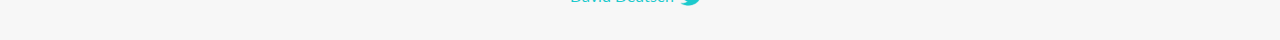
<file: assets/OwlCarousel2-2.3.4/docs/demos/autowidth.html>
<!DOCTYPE html>
<html lang="en">
  <head>

    <!-- head -->
    <meta charset="utf-8">
    <meta name="msapplication-tap-highlight" content="no" />
    <meta name="viewport" content="width=device-width, initial-scale=1.0" />
    <meta name="description" content="Auto Width">
    <meta name="author" content="David Deutsch">
    <title>
      Auto Width Demo | Owl Carousel | 2.3.4
    </title>

    <!-- Stylesheets -->
    <link href='https://fonts.googleapis.com/css?family=Lato:300,400,700,400italic,300italic' rel='stylesheet' type='text/css'>
    <link rel="stylesheet" href="../assets/css/docs.theme.min.css">

    <!-- Owl Stylesheets -->
    <link rel="stylesheet" href="../assets/owlcarousel/assets/owl.carousel.min.css">
    <link rel="stylesheet" href="../assets/owlcarousel/assets/owl.theme.default.min.css">

    <!-- HTML5 shim and Respond.js IE8 support of HTML5 elements and media queries -->

    <!--[if lt IE 9]>
      <script src="https://oss.maxcdn.com/libs/html5shiv/3.7.0/html5shiv.js"></script>
      <script src="https://oss.maxcdn.com/libs/respond.js/1.3.0/respond.min.js"></script>
    <![endif]-->

    <!-- Favicons -->
    <link rel="apple-touch-icon-precomposed" sizes="144x144" href="../assets/ico/apple-touch-icon-144-precomposed.png">
    <link rel="shortcut icon" href="../assets/ico/favicon.png">
    <link rel="shortcut icon" href="favicon.ico">

    <!-- Yeah i know js should not be in header. Its required for demos.-->

    <!-- javascript -->
    <script src="../assets/vendors/jquery.min.js"></script>
    <script src="../assets/owlcarousel/owl.carousel.js"></script>
  </head>
  <body>

    <!-- header -->
    <header class="header">
      <div class="row">
        <div class="large-12 columns">
          <div class="brand left">
            <h3>
              <a href="/OwlCarousel2/">owl.carousel.js</a> 
            </h3>
          </div>
          <a id="toggle-nav" class="right">
            <span></span> <span></span> <span></span> 
          </a> 
          <div class="nav-bar">
            <ul class="clearfix">
              <li> <a href="/OwlCarousel2/index.html">Home</a>  </li>
              <li class="active">
                <a href="/OwlCarousel2/demos/demos.html">Demos</a> 
              </li>
              <li> <a href="/OwlCarousel2/docs/started-welcome.html">Docs</a>  </li>
              <li>
                <a href="https://github.com/OwlCarousel2/OwlCarousel2/archive/2.3.4.zip">Download</a> 
                <span class="download"></span> 
              </li>
            </ul>
          </div>
        </div>
      </div>
    </header>

    <!-- title -->
    <section class="title">
      <div class="row">
        <div class="large-12 columns">
          <h1>Auto Width</h1>
        </div>
      </div>
    </section>

    <!--  Demos -->
    <section id="demos">
      <div class="row">
        <div class="large-12 columns">
          <div class="owl-carousel owl-theme">
            <div class="item" style="width:250px">
              <h4>1</h4>
            </div>
            <div class="item" style="width:100px">
              <h4>2</h4>
            </div>
            <div class="item" style="width:500px">
              <h4>3</h4>
            </div>
            <div class="item" style="width:100px">
              <h4>4</h4>
            </div>
            <div class="item" style="width:50px">
              <h4>6</h4>
            </div>
            <div class="item" style="width:250px">
              <h4>7</h4>
            </div>
            <div class="item" style="width:120px">
              <h4>8</h4>
            </div>
            <div class="item" style="width:420px">
              <h4>9</h4>
            </div>
            <div class="item" style="width:120px">
              <h4>10</h4>
            </div>
            <div class="item" style="width:300px">
              <h4>11</h4>
            </div>
            <div class="item" style="width:450px">
              <h4>12</h4>
            </div>
            <div class="item" style="width:220px">
              <h4>13</h4>
            </div>
            <div class="item" style="width:150px">
              <h4>14</h4>
            </div>
            <div class="item" style="width:600px">
              <h4>15</h4>
            </div>
          </div>
          <h3 id="overview">Overview</h3>
          <p>Use width style on elements to get the result you want. If using with infinity loop add option &#39;items&#39; more than 1. It all depends on the width of your content.</p>
          <h3 id="setup">Setup</h3>
          <pre><code>$(&#39;.owl-carousel&#39;).owlCarousel({
    margin:10,
    loop:true,
    autoWidth:true,
    items:4
})</code></pre>
          <h3 id="html">html</h3>
          <pre><code>&lt;div class=&quot;owl-carousel owl-theme&quot;&gt;
    &lt;div class=&quot;item&quot; style=&quot;width:250px&quot;&gt;&lt;h4&gt;1&lt;/h4&gt;&lt;/div&gt;
    &lt;div class=&quot;item&quot; style=&quot;width:100px&quot;&gt;&lt;h4&gt;2&lt;/h4&gt;&lt;/div&gt;
    &lt;div class=&quot;item&quot; style=&quot;width:500px&quot;&gt;&lt;h4&gt;3&lt;/h4&gt;&lt;/div&gt;
    &lt;div class=&quot;item&quot; style=&quot;width:100px&quot;&gt;&lt;h4&gt;4&lt;/h4&gt;&lt;/div&gt;
    &lt;div class=&quot;item&quot; style=&quot;width:50px&quot;&gt;&lt;h4&gt;6&lt;/h4&gt;&lt;/div&gt;
    &lt;div class=&quot;item&quot; style=&quot;width:250px&quot;&gt;&lt;h4&gt;7&lt;/h4&gt;&lt;/div&gt;
    &lt;div class=&quot;item&quot; style=&quot;width:120px&quot;&gt;&lt;h4&gt;8&lt;/h4&gt;&lt;/div&gt;
    &lt;div class=&quot;item&quot; style=&quot;width:420px&quot;&gt;&lt;h4&gt;9&lt;/h4&gt;&lt;/div&gt;
    &lt;div class=&quot;item&quot; style=&quot;width:120px&quot;&gt;&lt;h4&gt;10&lt;/h4&gt;&lt;/div&gt;
    &lt;div class=&quot;item&quot; style=&quot;width:300px&quot;&gt;&lt;h4&gt;11&lt;/h4&gt;&lt;/div&gt;
    &lt;div class=&quot;item&quot; style=&quot;width:450px&quot;&gt;&lt;h4&gt;12&lt;/h4&gt;&lt;/div&gt;
    &lt;div class=&quot;item&quot; style=&quot;width:220px&quot;&gt;&lt;h4&gt;13&lt;/h4&gt;&lt;/div&gt;
    &lt;div class=&quot;item&quot; style=&quot;width:150px&quot;&gt;&lt;h4&gt;14&lt;/h4&gt;&lt;/div&gt;
    &lt;div class=&quot;item&quot; style=&quot;width:600px&quot;&gt;&lt;h4&gt;15&lt;/h4&gt;&lt;/div&gt;
&lt;/div&gt;</code></pre>
          <script>
            $(document).ready(function() {
              $('.owl-carousel').owlCarousel({
                margin: 10,
                loop: true,
                autoWidth: true,
                items: 4
              })
            })
          </script>
        </div>
      </div>
    </section>

    <!-- footer -->
    <footer class="footer">
      <div class="row">
        <div class="large-12 columns">
          <h5>
            <a href="/OwlCarousel2/docs/support-contact.html">David Deutsch</a> 
            <a id="custom-tweet-button" href="https://twitter.com/share?url=https://github.com/OwlCarousel2/OwlCarousel2&text=Owl Carousel - This is so awesome! " target="_blank"></a> 
          </h5>
        </div>
      </div>
    </footer>

    <!-- vendors -->
    <script src="../assets/vendors/highlight.js"></script>
    <script src="../assets/js/app.js"></script>
  </body>
</html>
</file>
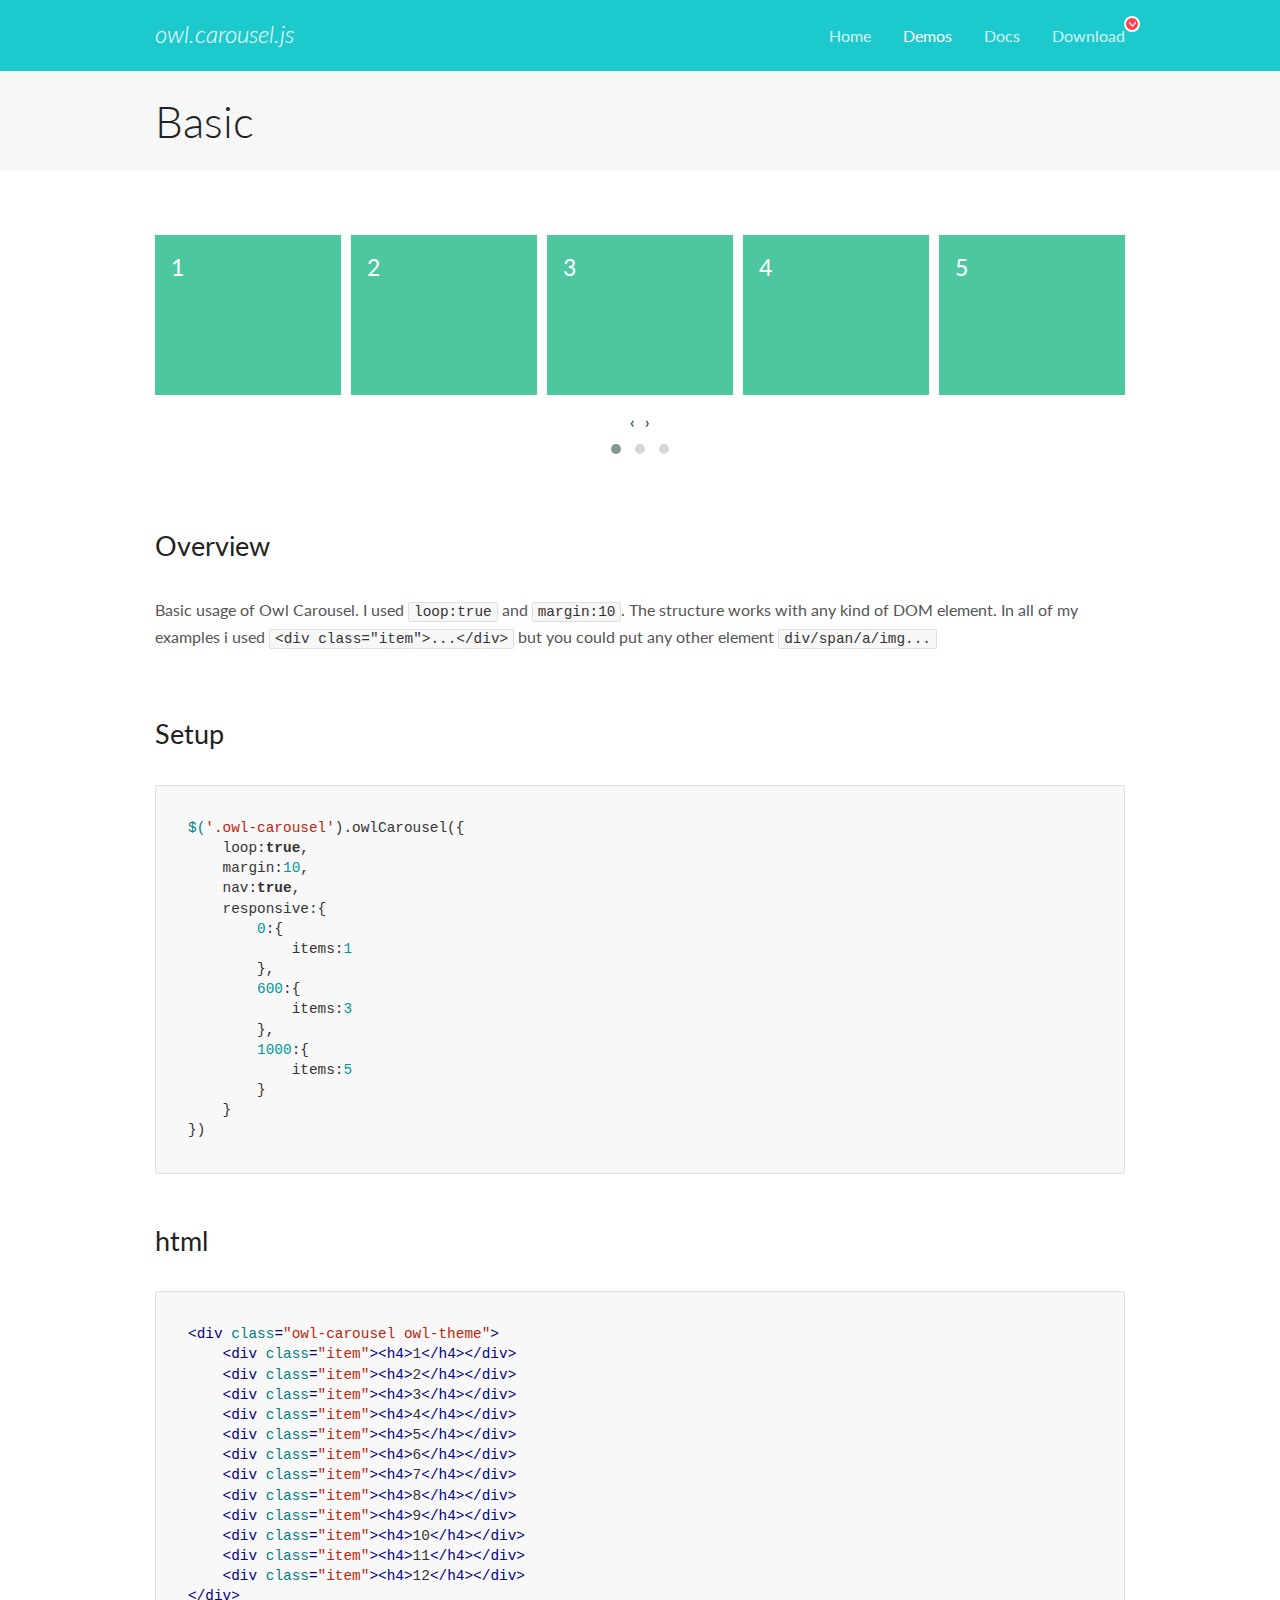
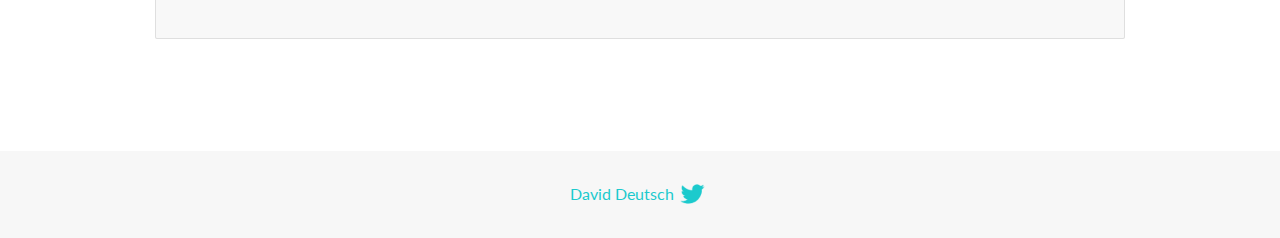
<file: assets/OwlCarousel2-2.3.4/docs/demos/basic.html>
<!DOCTYPE html>
<html lang="en">
  <head>

    <!-- head -->
    <meta charset="utf-8">
    <meta name="msapplication-tap-highlight" content="no" />
    <meta name="viewport" content="width=device-width, initial-scale=1.0" />
    <meta name="description" content="Basic usage demo">
    <meta name="author" content="David Deutsch">
    <title>
      Basic Demo | Owl Carousel | 2.3.4
    </title>

    <!-- Stylesheets -->
    <link href='https://fonts.googleapis.com/css?family=Lato:300,400,700,400italic,300italic' rel='stylesheet' type='text/css'>
    <link rel="stylesheet" href="../assets/css/docs.theme.min.css">

    <!-- Owl Stylesheets -->
    <link rel="stylesheet" href="../assets/owlcarousel/assets/owl.carousel.min.css">
    <link rel="stylesheet" href="../assets/owlcarousel/assets/owl.theme.default.min.css">

    <!-- HTML5 shim and Respond.js IE8 support of HTML5 elements and media queries -->

    <!--[if lt IE 9]>
      <script src="https://oss.maxcdn.com/libs/html5shiv/3.7.0/html5shiv.js"></script>
      <script src="https://oss.maxcdn.com/libs/respond.js/1.3.0/respond.min.js"></script>
    <![endif]-->

    <!-- Favicons -->
    <link rel="apple-touch-icon-precomposed" sizes="144x144" href="../assets/ico/apple-touch-icon-144-precomposed.png">
    <link rel="shortcut icon" href="../assets/ico/favicon.png">
    <link rel="shortcut icon" href="favicon.ico">

    <!-- Yeah i know js should not be in header. Its required for demos.-->

    <!-- javascript -->
    <script src="../assets/vendors/jquery.min.js"></script>
    <script src="../assets/owlcarousel/owl.carousel.js"></script>
  </head>
  <body>

    <!-- header -->
    <header class="header">
      <div class="row">
        <div class="large-12 columns">
          <div class="brand left">
            <h3>
              <a href="/OwlCarousel2/">owl.carousel.js</a> 
            </h3>
          </div>
          <a id="toggle-nav" class="right">
            <span></span> <span></span> <span></span> 
          </a> 
          <div class="nav-bar">
            <ul class="clearfix">
              <li> <a href="/OwlCarousel2/index.html">Home</a>  </li>
              <li class="active">
                <a href="/OwlCarousel2/demos/demos.html">Demos</a> 
              </li>
              <li> <a href="/OwlCarousel2/docs/started-welcome.html">Docs</a>  </li>
              <li>
                <a href="https://github.com/OwlCarousel2/OwlCarousel2/archive/2.3.4.zip">Download</a> 
                <span class="download"></span> 
              </li>
            </ul>
          </div>
        </div>
      </div>
    </header>

    <!-- title -->
    <section class="title">
      <div class="row">
        <div class="large-12 columns">
          <h1>Basic</h1>
        </div>
      </div>
    </section>

    <!--  Demos -->
    <section id="demos">
      <div class="row">
        <div class="large-12 columns">
          <div class="owl-carousel owl-theme">
            <div class="item">
              <h4>1</h4>
            </div>
            <div class="item">
              <h4>2</h4>
            </div>
            <div class="item">
              <h4>3</h4>
            </div>
            <div class="item">
              <h4>4</h4>
            </div>
            <div class="item">
              <h4>5</h4>
            </div>
            <div class="item">
              <h4>6</h4>
            </div>
            <div class="item">
              <h4>7</h4>
            </div>
            <div class="item">
              <h4>8</h4>
            </div>
            <div class="item">
              <h4>9</h4>
            </div>
            <div class="item">
              <h4>10</h4>
            </div>
            <div class="item">
              <h4>11</h4>
            </div>
            <div class="item">
              <h4>12</h4>
            </div>
          </div>
          <h3 id="overview">Overview</h3>
          <p>Basic usage of Owl Carousel. I used <code>loop:true</code> and <code>margin:10</code>. The structure works with any kind of DOM element. In all of my examples i used <code>&lt;div class=&quot;item&quot;&gt;...&lt;/div&gt;</code> but you could
            put any other element <code>div/span/a/img...</code></p>
          <h3 id="setup">Setup</h3>
          <pre><code>$(&#39;.owl-carousel&#39;).owlCarousel({
    loop:true,
    margin:10,
    nav:true,
    responsive:{
        0:{
            items:1
        },
        600:{
            items:3
        },
        1000:{
            items:5
        }
    }
})</code></pre>
          <h3 id="html">html</h3>
          <pre><code>&lt;div class=&quot;owl-carousel owl-theme&quot;&gt;
    &lt;div class=&quot;item&quot;&gt;&lt;h4&gt;1&lt;/h4&gt;&lt;/div&gt;
    &lt;div class=&quot;item&quot;&gt;&lt;h4&gt;2&lt;/h4&gt;&lt;/div&gt;
    &lt;div class=&quot;item&quot;&gt;&lt;h4&gt;3&lt;/h4&gt;&lt;/div&gt;
    &lt;div class=&quot;item&quot;&gt;&lt;h4&gt;4&lt;/h4&gt;&lt;/div&gt;
    &lt;div class=&quot;item&quot;&gt;&lt;h4&gt;5&lt;/h4&gt;&lt;/div&gt;
    &lt;div class=&quot;item&quot;&gt;&lt;h4&gt;6&lt;/h4&gt;&lt;/div&gt;
    &lt;div class=&quot;item&quot;&gt;&lt;h4&gt;7&lt;/h4&gt;&lt;/div&gt;
    &lt;div class=&quot;item&quot;&gt;&lt;h4&gt;8&lt;/h4&gt;&lt;/div&gt;
    &lt;div class=&quot;item&quot;&gt;&lt;h4&gt;9&lt;/h4&gt;&lt;/div&gt;
    &lt;div class=&quot;item&quot;&gt;&lt;h4&gt;10&lt;/h4&gt;&lt;/div&gt;
    &lt;div class=&quot;item&quot;&gt;&lt;h4&gt;11&lt;/h4&gt;&lt;/div&gt;
    &lt;div class=&quot;item&quot;&gt;&lt;h4&gt;12&lt;/h4&gt;&lt;/div&gt;
&lt;/div&gt;</code></pre>
          <script>
            $(document).ready(function() {
              var owl = $('.owl-carousel');
              owl.owlCarousel({
                margin: 10,
                nav: true,
                loop: true,
                responsive: {
                  0: {
                    items: 1
                  },
                  600: {
                    items: 3
                  },
                  1000: {
                    items: 5
                  }
                }
              })
            })
          </script>
        </div>
      </div>
    </section>

    <!-- footer -->
    <footer class="footer">
      <div class="row">
        <div class="large-12 columns">
          <h5>
            <a href="/OwlCarousel2/docs/support-contact.html">David Deutsch</a> 
            <a id="custom-tweet-button" href="https://twitter.com/share?url=https://github.com/OwlCarousel2/OwlCarousel2&text=Owl Carousel - This is so awesome! " target="_blank"></a> 
          </h5>
        </div>
      </div>
    </footer>

    <!-- vendors -->
    <script src="../assets/vendors/highlight.js"></script>
    <script src="../assets/js/app.js"></script>
  </body>
</html>
</file>
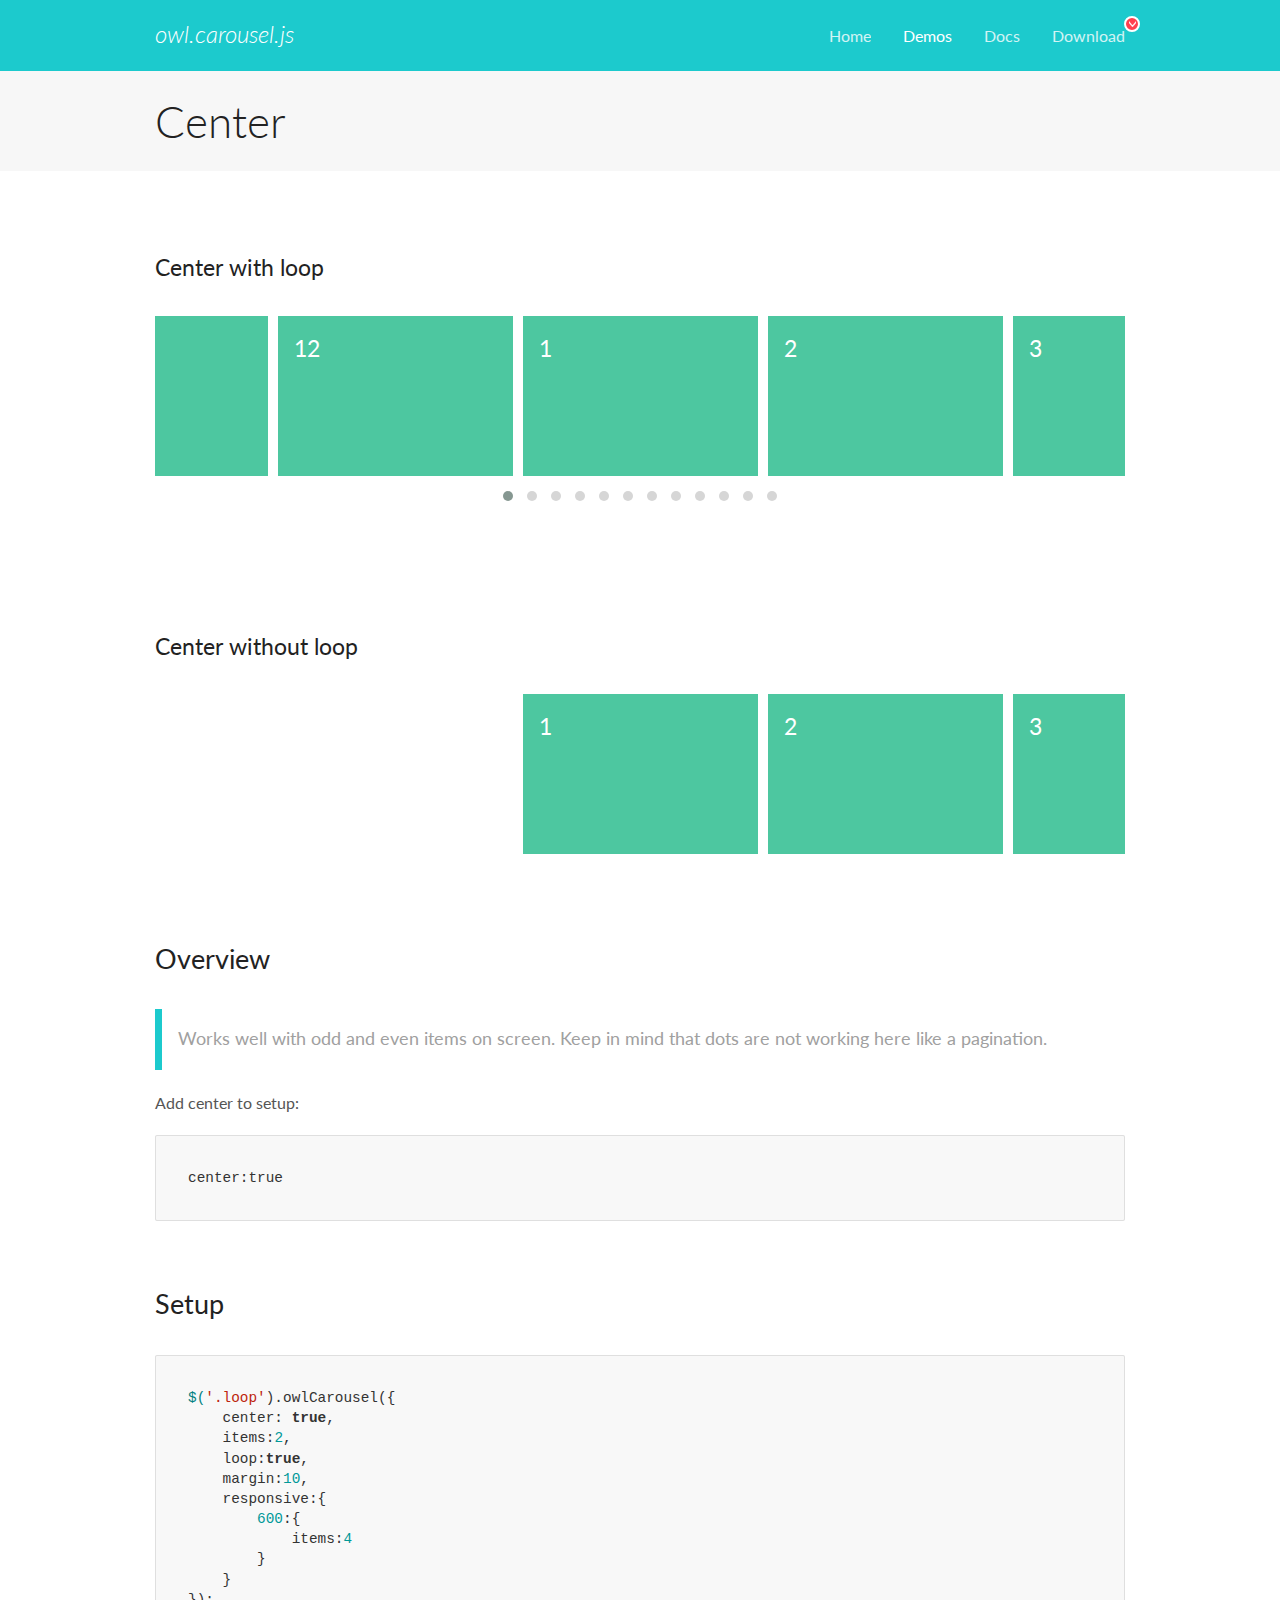
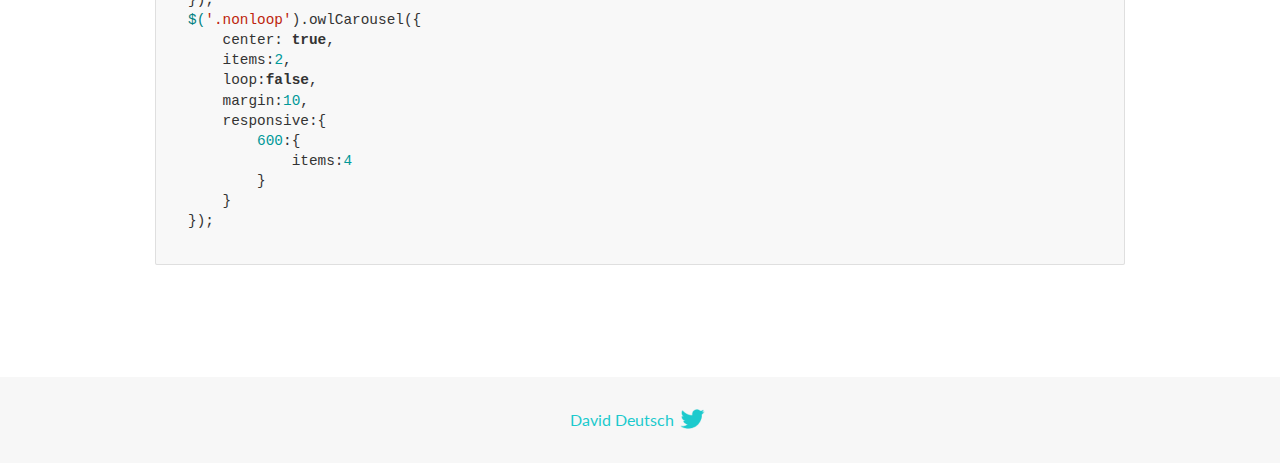
<file: assets/OwlCarousel2-2.3.4/docs/demos/center.html>
<!DOCTYPE html>
<html lang="en">
  <head>

    <!-- head -->
    <meta charset="utf-8">
    <meta name="msapplication-tap-highlight" content="no" />
    <meta name="viewport" content="width=device-width, initial-scale=1.0" />
    <meta name="description" content="Center carousel">
    <meta name="author" content="David Deutsch">
    <title>
      Center Demo | Owl Carousel | 2.3.4
    </title>

    <!-- Stylesheets -->
    <link href='https://fonts.googleapis.com/css?family=Lato:300,400,700,400italic,300italic' rel='stylesheet' type='text/css'>
    <link rel="stylesheet" href="../assets/css/docs.theme.min.css">

    <!-- Owl Stylesheets -->
    <link rel="stylesheet" href="../assets/owlcarousel/assets/owl.carousel.min.css">
    <link rel="stylesheet" href="../assets/owlcarousel/assets/owl.theme.default.min.css">

    <!-- HTML5 shim and Respond.js IE8 support of HTML5 elements and media queries -->

    <!--[if lt IE 9]>
      <script src="https://oss.maxcdn.com/libs/html5shiv/3.7.0/html5shiv.js"></script>
      <script src="https://oss.maxcdn.com/libs/respond.js/1.3.0/respond.min.js"></script>
    <![endif]-->

    <!-- Favicons -->
    <link rel="apple-touch-icon-precomposed" sizes="144x144" href="../assets/ico/apple-touch-icon-144-precomposed.png">
    <link rel="shortcut icon" href="../assets/ico/favicon.png">
    <link rel="shortcut icon" href="favicon.ico">

    <!-- Yeah i know js should not be in header. Its required for demos.-->

    <!-- javascript -->
    <script src="../assets/vendors/jquery.min.js"></script>
    <script src="../assets/owlcarousel/owl.carousel.js"></script>
  </head>
  <body>

    <!-- header -->
    <header class="header">
      <div class="row">
        <div class="large-12 columns">
          <div class="brand left">
            <h3>
              <a href="/OwlCarousel2/">owl.carousel.js</a> 
            </h3>
          </div>
          <a id="toggle-nav" class="right">
            <span></span> <span></span> <span></span> 
          </a> 
          <div class="nav-bar">
            <ul class="clearfix">
              <li> <a href="/OwlCarousel2/index.html">Home</a>  </li>
              <li class="active">
                <a href="/OwlCarousel2/demos/demos.html">Demos</a> 
              </li>
              <li> <a href="/OwlCarousel2/docs/started-welcome.html">Docs</a>  </li>
              <li>
                <a href="https://github.com/OwlCarousel2/OwlCarousel2/archive/2.3.4.zip">Download</a> 
                <span class="download"></span> 
              </li>
            </ul>
          </div>
        </div>
      </div>
    </header>

    <!-- title -->
    <section class="title">
      <div class="row">
        <div class="large-12 columns">
          <h1>Center</h1>
        </div>
      </div>
    </section>

    <!--  Demos -->
    <section id="demos">
      <div class="row">
        <div class="large-12 columns">
          <h4 id="center-with-loop">Center with loop</h4>
          <div class="loop owl-carousel owl-theme">
            <div class="item">
              <h4>1</h4>
            </div>
            <div class="item">
              <h4>2</h4>
            </div>
            <div class="item">
              <h4>3</h4>
            </div>
            <div class="item">
              <h4>4</h4>
            </div>
            <div class="item">
              <h4>5</h4>
            </div>
            <div class="item">
              <h4>6</h4>
            </div>
            <div class="item">
              <h4>7</h4>
            </div>
            <div class="item">
              <h4>8</h4>
            </div>
            <div class="item">
              <h4>9</h4>
            </div>
            <div class="item">
              <h4>10</h4>
            </div>
            <div class="item">
              <h4>11</h4>
            </div>
            <div class="item">
              <h4>12</h4>
            </div>
          </div>
          <br>
          <h4 id="center-without-loop">Center without loop</h4>
          <div class="nonloop owl-carousel">
            <div class="item">
              <h4>1</h4>
            </div>
            <div class="item">
              <h4>2</h4>
            </div>
            <div class="item">
              <h4>3</h4>
            </div>
            <div class="item">
              <h4>4</h4>
            </div>
            <div class="item">
              <h4>5</h4>
            </div>
            <div class="item">
              <h4>6</h4>
            </div>
            <div class="item">
              <h4>7</h4>
            </div>
            <div class="item">
              <h4>8</h4>
            </div>
            <div class="item">
              <h4>9</h4>
            </div>
            <div class="item">
              <h4>10</h4>
            </div>
            <div class="item">
              <h4>11</h4>
            </div>
            <div class="item">
              <h4>12</h4>
            </div>
          </div>
          <h3 id="overview">Overview</h3>
          <blockquote>
            <p>Works well with odd and even items on screen. Keep in mind that dots are not working here like a pagination.</p>
          </blockquote>
          <p>Add center to setup:</p>
          <pre><code>center:true</code></pre>
          <h3 id="setup">Setup</h3>
          <pre><code>$(&#39;.loop&#39;).owlCarousel({
    center: true,
    items:2,
    loop:true,
    margin:10,
    responsive:{
        600:{
            items:4
        }
    }
});
$(&#39;.nonloop&#39;).owlCarousel({
    center: true,
    items:2,
    loop:false,
    margin:10,
    responsive:{
        600:{
            items:4
        }
    }
});</code></pre>
          <script>
            jQuery(document).ready(function($) {
              $('.loop').owlCarousel({
                center: true,
                items: 2,
                loop: true,
                margin: 10,
                responsive: {
                  600: {
                    items: 4
                  }
                }
              });
              $('.nonloop').owlCarousel({
                center: true,
                items: 2,
                loop: false,
                margin: 10,
                responsive: {
                  600: {
                    items: 4
                  }
                }
              });
            });
          </script>
        </div>
      </div>
    </section>

    <!-- footer -->
    <footer class="footer">
      <div class="row">
        <div class="large-12 columns">
          <h5>
            <a href="/OwlCarousel2/docs/support-contact.html">David Deutsch</a> 
            <a id="custom-tweet-button" href="https://twitter.com/share?url=https://github.com/OwlCarousel2/OwlCarousel2&text=Owl Carousel - This is so awesome! " target="_blank"></a> 
          </h5>
        </div>
      </div>
    </footer>

    <!-- vendors -->
    <script src="../assets/vendors/highlight.js"></script>
    <script src="../assets/js/app.js"></script>
  </body>
</html>
</file>
<file: assets/css/main.css>
:root {
    --bg-color: #f5f5f5;
    --text-color: rgb(38, 38, 38);
    --accent-color: rgb(229, 9, 71);
    --contrast-color: rgb(0, 0, 0);
    --icon-color: white;
}


html, body {
    height: 100%;
    overflow-x: hidden;
}


body {
    min-width: 320px;
    font-family: 'Roboto', sans-serif;
    background-color: var(--bg-color);
    color: var(--text-color);
}

img {
    max-width: 100%;
    height: auto;
}

.btn {
    border-radius: 0;
}

/* ============ общее ============== */
.wrapper {
    min-height: 100%;
    display: flex;
    flex-direction: column;
}


main.main {
    flex: 1 1 auto;
}

section {
    padding: 30px 0;

}

.section-title {
    position: relative;
    text-align: center;
    text-transform: uppercase;
    color: var(--text-color);
    font-weight: 700;
}

.section-title span {
    font-size: 36px;
}
/* ============ общее ============== */

/* ============ header ============== */

.header-top {
    background-color: #000000;
    height: 30px;
}

.header-top-phone {
    color: white;
}

.header-top-phone a{
    color: white;
    text-decoration: none;
    transition: all 0.3s;
}
.header-top-phone a:hover{
    color: var(--accent-color);
}

ul.social-icons {
    list-style: none;
    margin-bottom: 0;
    padding: 0;
}

ul.social-icons li {
    margin-right: 10px;
}

ul.social-icons a {
    background-color: var(--accent-color);
    color: var(--icon-color);
    font-size: 18px;
    width: 30px;
    height: 30px;
    border-radius: 50%;
    float: left;
    text-align: center;
    line-height: 30px;
    transition: all 0.3s;
}

ul.social-icons a:hover {
    background-color: var(--icon-color);
    color: var(--accent-color);
}

.header-top .btn {
    border: 2px solid white;
    color: white;
    border-radius: 10px;
}

.header-logo {
    text-decoration: none;
    text-transform: uppercase;
    color: WHITE;
    font-weight: 900;
}

.form-control {
    border-radius: 0;
}

.header-bottom {
    box-shadow: 0 10px 10px rgba(0, 0, 0, .3);
}

.header-bottom .navbar,
.header-bottom .navbar .dropdown-menu {
    background-color: var(--contrast-color) !important;
}

.header-bottom .nav-item:first-child .nav-link {
    padding-left: 0;
}

.header-bottom .navbar .nav-link {
    padding: 1rem;
    color: #fff;
    transition: .3s all;
    letter-spacing: .1rem;
}

.header-bottom .navbar .nav-link:hover {
    color: var(--accent-color);
}

.header-bottom .navbar .nav-link.active {
    color: var(--accent-color);
}

.header-bottom .navbar .dropdown-menu {
    margin-top: 7px;
}

.headernav-scroll.header-bottom .navbar .offcanvas:not(.show) .nav-link {
    padding-top: 0.3rem;
    padding-bottom: 0.3rem;
}


/* ============================= Header ============================ */

/* ============================= Advantages ============================ */

.advantages .item {
    background-color: #fff;
    box-shadow: 0 2px 4px rgba(0, 0, 0, 0.1);
    border-radius: 20px;
    text-align: center;
    padding: 1rem;
    display: flex;
    flex-direction: column;
    height: 100%;
    transition: all .3s;
}

.advantages .item:hover {
    box-shadow: 0 15px 30px -20px rgba(0, 0, 0, .5);
}

.advantages i {
    font-size: 70px;
    color: black;
}

/* ============================= Advantages ============================ */




/* ============= Product =================== */



.product-card {
    box-shadow: 2px 2px 3px 0px rgba(0, 0, 0, 0.1);
    transition: all .3s;
    background-color: #fff;
    position: relative;
    border-radius: 20px;
}
@media (max-width: 575.98px) {
    /* .product-card {
        max-width: 50%; 
    } */
    .product-card .product-details .product-excerpt{
        display: none;
    }
    
}

.product-card:hover {
    box-shadow: 0 5px 20px -15px rgba(0, 0, 0, 0.75);
    /* transform: translateY(-10px); */
}

.product-card-offer {
    color: #fff;
    position: absolute;
    top: 10px;
    right: 15px;
    /* text-transform: uppercase; */
}

.product-card-offer>div {
    border-radius: 5px;
    width: 64px;
    height: 24px;
    line-height: 24px;
    text-align: center;
    font-weight: bold;
    font-size: 14px;
    margin-bottom: 5px;
}


.offer-hit {
    background: linear-gradient(to right, #740ce3, #ff00b7);
}

.offer-new {
    background: linear-gradient(to right, #e3940c, #ffff00);
}

.product-thumb {
    text-align: center;
}

.product-thumb img {
    max-height: 230px;
    border-radius: 20px;
}

.product-details {
    padding: 5px 20px;
}

.product-details h4 {
    font-size: 1rem;
}

.product-details h4 a {
    overflow: hidden; /* Скрывает все, что не помещается */
    text-overflow: ellipsis; /* Добавляет многоточие (...) в конце обрезанного текста */
    color: var(--text-color);
    height: 40px;
    overflow: hidden;
    display: -webkit-box;
    -webkit-line-clamp: 2;
    -webkit-box-orient: vertical;
    text-decoration: none;
    transition: all .3s;
}

.product-details h4 a:hover {
    color: var(--accent-color);
}

.product-excerpt {
    display: -webkit-box;
    -webkit-line-clamp: 2;
    -webkit-box-orient: vertical;
    height: 45px;
    overflow: hidden;
}

.product-bottom-details {
    border-top: 1px solid grey;
    padding-top: 1rem;
}

.product-bottom-details .product-links .btn{
    font-weight: 700;
    border: none;
    /* width: 100px; */
    border-radius: 5px;
    padding: 10px auto;
    font-size: 12px 0px;
    cursor: pointer;
    transition: 0.7s;
    background: linear-gradient(to right, #41e18d, #2dc3e7);
    color: #fff;
}


.product-bottom-details .product-links .btn:hover{
    background: linear-gradient(to right, #2dc3e7, #41e18d);
    transform: scale(1.07);
    color: var(--text-color);
}

.product-price {
    font-size: 18px;
    color: var(--red-color);
    font-weight: 600;
}

.product-price small {
    color: var(--accent-color);
    font-weight: 700;
    text-decoration: line-through;
    font-size: 0.8rem;
}

.owl-carousel-full .owl-item img {
    display: inline-block;
    width: auto;
}








/* ============= Product =================== */


/* ============================= Footer ============================ */
footer {
    background-color: var(--contrast-color);
    padding: 50px 0;
    color: #fff;
}

footer h4 {
    font-size: 18px;
    color: var(--accent-color);
    text-transform: uppercase;
}

footer a {
    color: #fff;
    text-decoration: none;
    transition: all .3s;
}

footer a:hover {
    color: var(--accent-color);
}

.footer-icons {
    list-style: none;
    display: flex;
    gap: 20px;
    padding: 0;
    font-size: 26px;
}

/* ============================= Footer ============================ */

/* ============================= Category Page ============================ */
.breadcrumbs {
    margin: 30px 0;
    background-color: #fff;
    padding: 1rem;
}

.breadcrumbs ul {
    list-style: none;
    display: flex;
    margin: 0;
    padding: 0;
}

.breadcrumbs a {
    text-decoration: none;
    color: var(--contrast-color);
    transition: all .5s;
    margin-right: 0.5rem;
}

.breadcrumbs a:hover {
    color: var(--accent-color);
}

.breadcrumbs a::after {
    content: "/";
    padding-left: 0.5rem;
    color: var(--contrast-color);
}

.sidebar {
    background-color: #fff;
    padding: 0.5rem 1rem;
    margin-bottom: 1rem;
}

.filter-block:not(:last-child) {
    margin-bottom: 2rem;
}

.filter-block .form-check {
    margin-bottom: 0.5rem;
}

.form-check-input[type="checkbox"] {
    border-radius: 0;
    border-color: var(--gray-color);
}

.form-check-input:focus {
    border-color: var(--gray-color);
    box-shadow: none;
}

.form-check-input:checked {
    background-color: var(--accent-color);
    border-color: var(--accent-color);
}

.filter-block .badge {
    color: var(--text-color);
}

.page-link {
    color: var(--contrast-color);
}

.page-link:hover {
    color: #fff;
    background-color: var(--accent-color);
    border-color: var(--accent-color);
}

.active>.page-link,
.page-link.active {
    background-color: var(--accent-color);
    border-color: var(--accent-color);
}

.sidebar .collapse-filters-btn {
    color: var(--contrast-color);
}

.btn-checkout {
    background: linear-gradient(to right, #41e18d, #2dc3e7);
    transition: 0.3s;
}

.btn-checkout:hover{
    background: linear-gradient(to right, #2dc3e7, #41e18d);
    transform: scale(1.03);
    color: var(--text-color);
}
/* ============================= Category Page ============================ */


#top {
    position: fixed;
    bottom: 20px;
    right: 20px;
    background-color: var(--accent-color);
    opacity: .5;
    color: #fff;
    width: 70px;
    height: 70px;
    border-radius: 50%;
    border: 0;
    font-size: 25px;
    transition: all .5s;
    z-index: 10;
    display: none;
}

#top:hover {
    opacity: 1;
}

/* ============================= Product Page ============================ */

.product-content .product-price {
    font-size: 25px;
}

.product-content .input-group {
    width: 250px;
}

.product-content .card i {
    color: var(--accent-color);
}

.product-content .card {
    padding-left: 20px;
    font-size: 14px;
}

.product-content .card ul li::before {
    content: "\f105";
    font-family: "Font Awesome 6 Free";
    font-weight: 900;
    margin-right: 10px;
}

.nav-tabs .nav-link {
    border-radius: 0;
    color: var(--contrast-color);
}

.tab-content {
    padding-top: 20px;
}

/* ============================= Product Page ============================ */


/* ============================= Cart Page ============================ */
.cart-content table img {
    max-width: 50px;
}

.cart-content table th {
    text-align: center;
}

.cart-content table td {
    padding: 1rem;
}

.cart-content-title {
    text-decoration: none;
    display: block;
}

.cart-qty {
    width: 70px;
}

.btn-coupon {
    color: var(--text-color);
    text-decoration: none;
}

.btn-coupon:hover {
    color: var(--contrast-color);
}

.cart-summary h3 {
    color: #000;
}

.cart-summary .btn {
    padding: 1rem;
}

/* ============================= Cart Page ============================ */

@media only screen and (min-width : 992px) {
    .header-bottom .navbar .dropdown-menu-end {
        margin-left: 0;
        border: 0;
    }

    .header-bottom .navbar .nav-link {
        padding: 1rem;
    }
}

@media only screen and (max-width : 991.98px) {
    .header-bottom .navbar .dropdown-menu {
        padding-left: 1rem;
    }
}

@media only screen and (min-width : 768px) {
    .sidebar .collapse-filters {
        display: block;
    }

    .sidebar .collapse-filters-btn {
        display: none;
    }
}

@media only screen and (max-width : 500px) {
    .product-content-details .nav-tabs .nav-link {
        padding-left: 8px;
        padding-right: 8px;
    }
}
</file>
